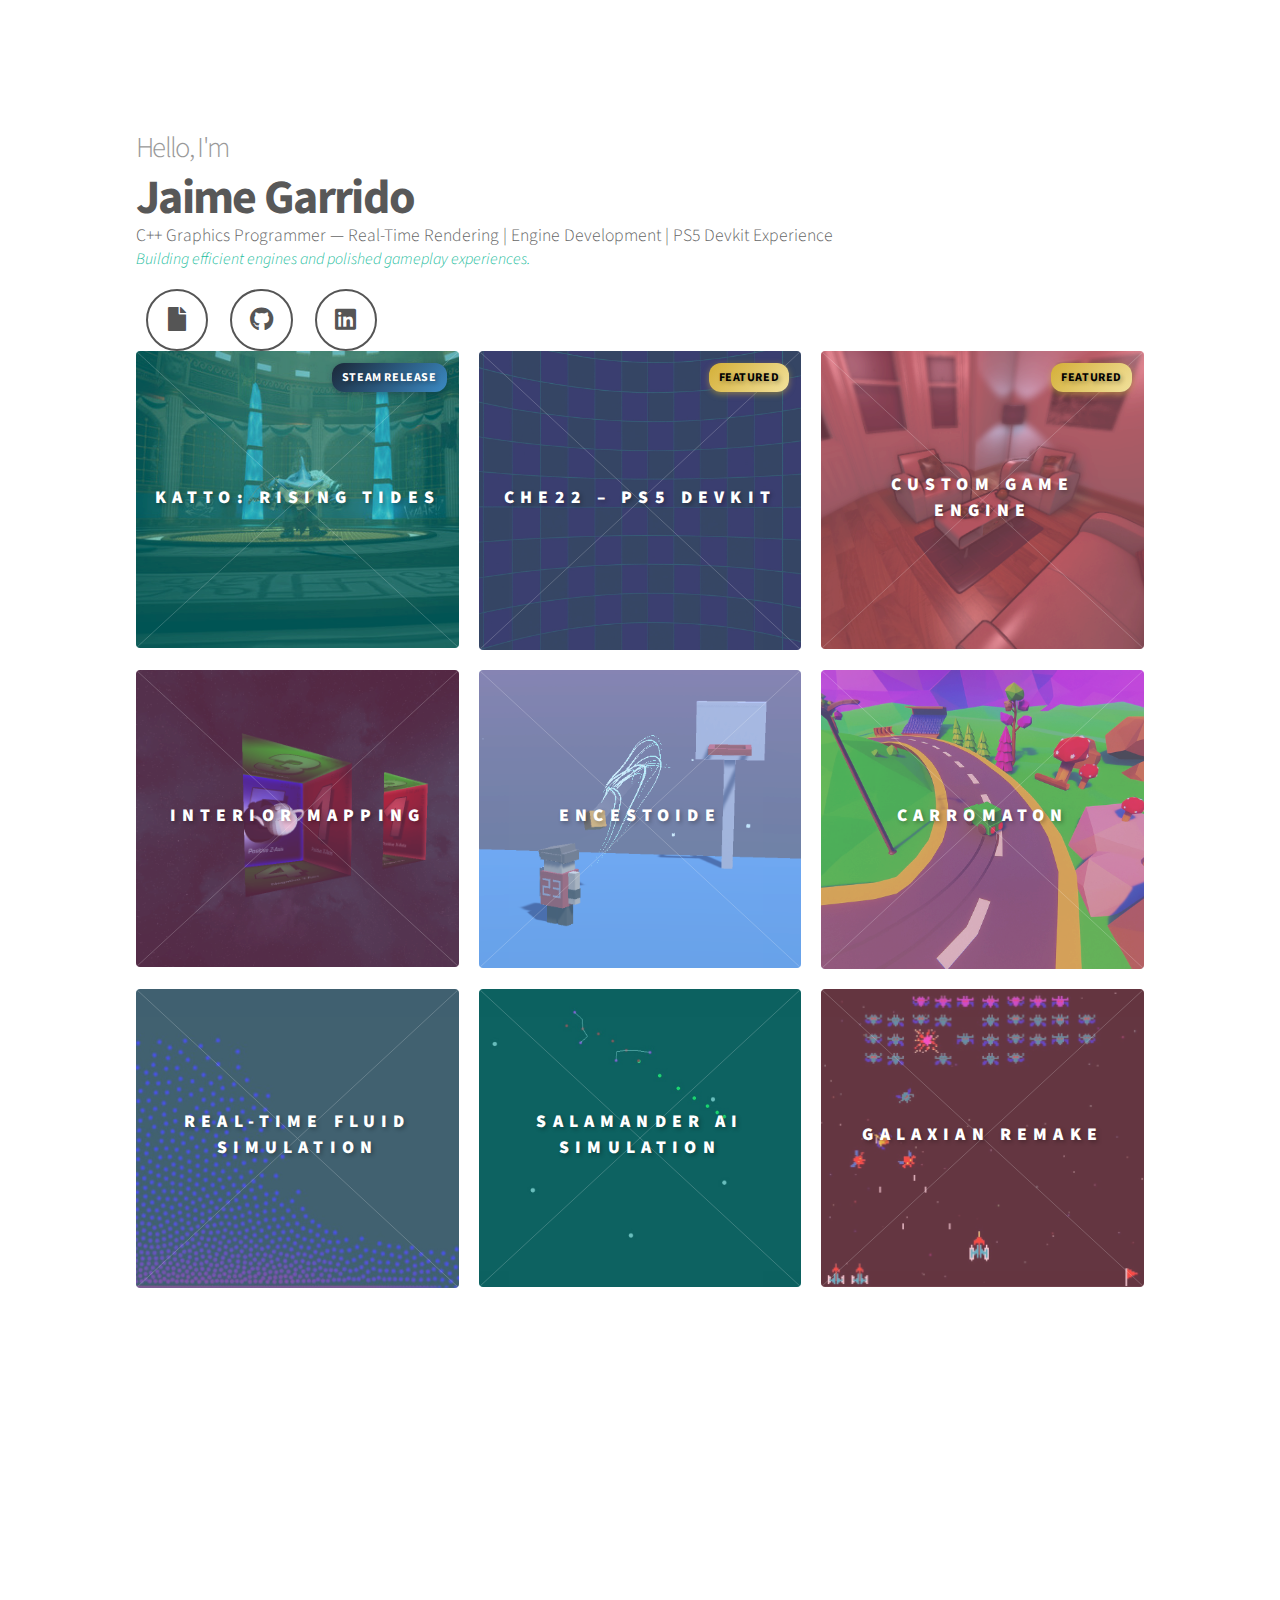
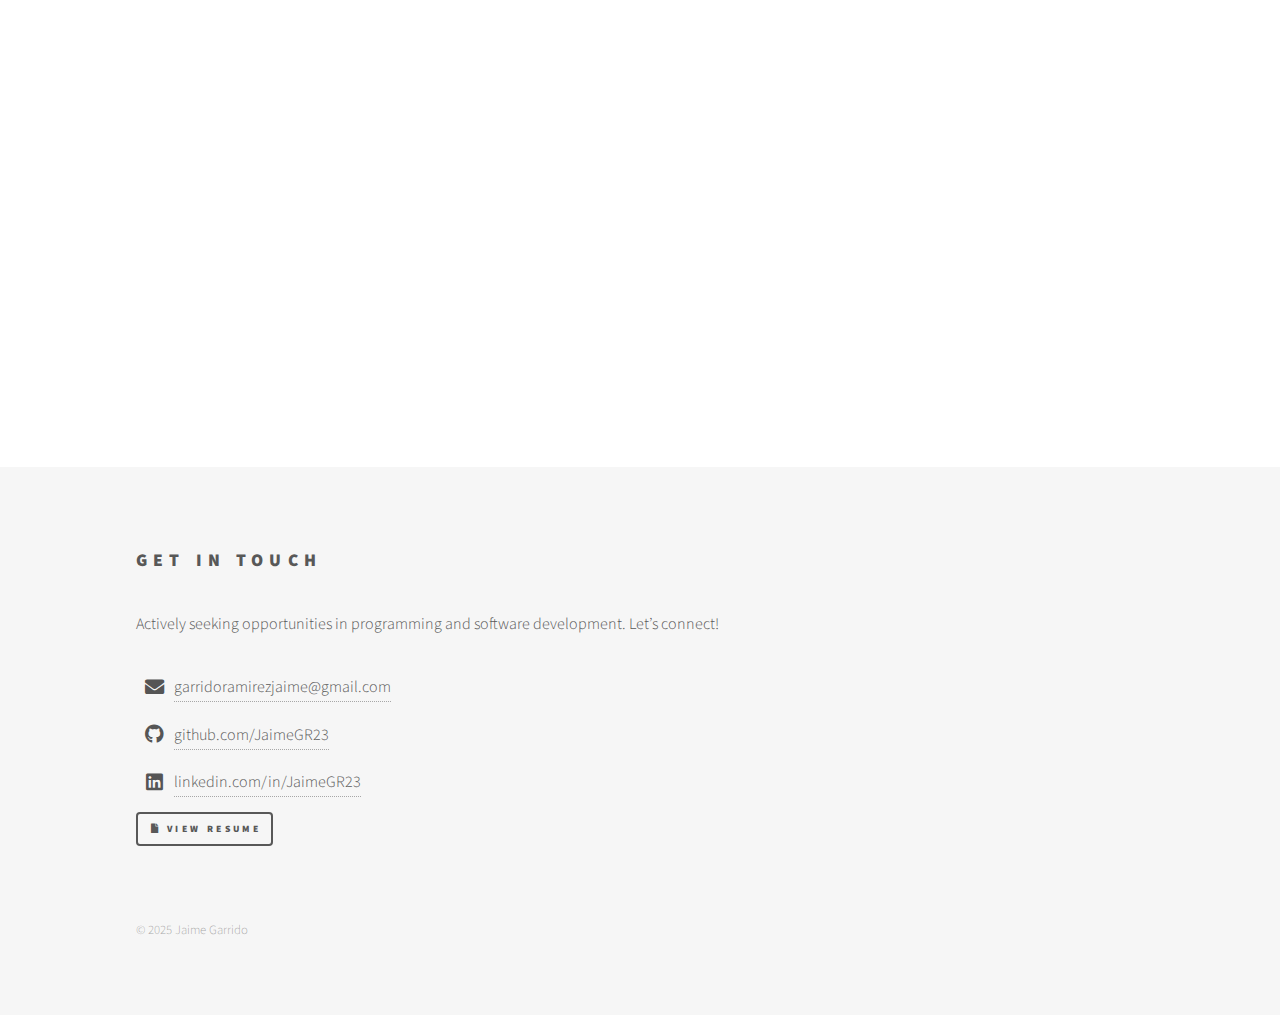
<file: index.html>
<!DOCTYPE HTML>
<html>
<head>
  <title>Jaime Garrido - Portfolio</title>
  <meta charset="utf-8" />
  <meta name="viewport" content="width=device-width, initial-scale=1, user-scalable=no" />

  <!-- SEO -->
  <meta name="description" content="Jaime Garrido – C++ Graphics Programmer specialising in real-time rendering, custom engines, and shader programming. Experience with PS5 Devkit, Unreal, and Unity." />
  <meta name="keywords" content="C++, Graphics Programmer, OpenGL, Shader Programming, Engine Development, PS5 Devkit, Unreal Engine, Unity, Real-Time Rendering, Portfolio" />
  <meta name="author" content="Jaime Garrido" />

  <!-- Open Graph (Facebook, LinkedIn, etc.) -->
  <meta property="og:title" content="Jaime Garrido – C++ Graphics Programmer" />
  <meta property="og:description" content="Portfolio of Jaime Garrido, specialising in real-time rendering, custom engines, shader techniques, and performance optimisation. Experienced with PS5 Devkit, Unreal, and Unity." />
  <meta property="og:image" content="images/preview.png" />
  <meta property="og:url" content="https://tu-dominio.dev/" />
  <meta property="og:type" content="website" />

  <!-- Twitter Card -->
  <meta name="twitter:card" content="summary_large_image" />
  <meta name="twitter:title" content="Jaime Garrido – C++ Graphics Programmer" />
  <meta name="twitter:description" content="Portfolio of Jaime Garrido, specialising in real-time rendering, custom engines, shader techniques, and performance optimisation." />
  <meta name="twitter:image" content="images/preview.png" />

  <!-- Favicon -->
  <link rel="icon" type="image/png" href="images/icon.png" />

  <!-- Styles -->
  <link rel="stylesheet" href="assets/css/main.css" />
  <noscript><link rel="stylesheet" href="assets/css/noscript.css" /></noscript>
</head>


	<body class="is-preload">
		<div id="wrapper">

			<!-- Header -->
			<header id="header">
			<div class="inner">
				
			</div>
			</header>

			


			<!-- Main -->
			<div id="main">
				<div class="inner">
					<header>
						<h1>
						<span class="intro">Hello, I'm</span>
						<a href="index.html" class="reload-title">Jaime Garrido</a>
						</h1>

						<p class="subtitle">C++ Graphics Programmer — Real-Time Rendering | Engine Development | PS5 Devkit Experience</p>
						<p class="tagline">Building efficient engines and polished gameplay experiences.</p>
						<div class="social-icons">
							<a href="jaime_resume.pdf" target="_blank" title="Download CV"><i class="icon solid fa-file"></i></a>
							<a href="https://github.com/JaimeGR23" target="_blank" title="GitHub"><i class="icon brands fa-github"></i></a>
							<a href="https://www.linkedin.com/in/jaimegr23/" target="_blank" title="LinkedIn"><i class="icon brands fa-linkedin"></i></a>
						</div>
					</header>

					<!-- Projects -->
					<section class="tiles">
						<article class="style3 reveal">
							<span class="image"><img src="images/katto01.jpg" alt="" /></span>
							<a href="katto.html">
								<h2>Katto: Rising Tides</h2>
								<span class="badge steam">Steam Release</span>


								<div class="content">
									<p>Unreal Engine 5 project released on Steam, finalist at GDWC 2024 (Best Hobby Game).</p>
								</div>
							</a>
						</article>

						<article class="style6 reveal">
							<span class="image"><img src="images/bg_che22.jpeg" alt="" /></span>
							<a href="ps5.html">
								<h2>Che22 – PS5 Devkit</h2>
								<span class="badge featured">Featured</span>
								<div class="content">
									<p>A PS5 game built from scratch with a custom engine, expanding traditional chess with new pieces and dynamic maps.</p>
								</div>
							</a>
						</article>

						<article class="style1 reveal">
							<span class="image"><img src="images/ss01.png" alt="" /></span>
							<a href="custom_engine.html">
								<h2>Custom Game Engine</h2>
								<span class="badge featured">Featured</span>
								<div class="content">
									<p>Built in C++ with OpenGL, featuring an advanced editor, real-time lighting and shadows, and a wide range of shader techniques.</p>
								</div>
							</a>
						</article>

						<article class="style4 reveal">
							<span class="image"><img src="images/interior01.png" alt="" /></span>
							<a href="interior_mapping.html">
								<h2>Interior Mapping</h2>
								<div class="content">
									<p>A graphics technique that simulates detailed 3D interiors inside simple geometry using cubemaps and parallax.</p>
								</div>
							</a>
						</article>

						<article class="style2 reveal">
							<span class="image"><img src="images/encestoide01.png" alt="" /></span>
							<a href="encestoide.html">
								<h2>Encestoide</h2>
								<div class="content">
									<p>A clean and polished Unity basketball game about precision shooting and quick, accessible fun.</p>
								</div>
							</a>
						</article>

						<article class="style5 reveal">
							<span class="image"><img src="images/carromaton_00.jpeg" alt="" /></span>
							<a href="carromaton.html">
								<h2>Carromaton</h2>
								<div class="content">
									<p>A polished Unity game focused on smooth drifting mechanics with simple yet engaging gameplay.</p>
								</div>
							</a>
						</article>

						<article class="style2 reveal">
							<span class="image"><img src="images/fluid00.jpeg" alt="" /></span>
							<a href="fluid_sph.html">
								<h2>Real-Time Fluid Simulation</h2>
								<div class="content">
									<p>Implemented with SPH in C++ and optimised through multithreading, rendered using Direct2D.</p>
								</div>
							</a>
						</article>

						<article class="style3 reveal">
							<span class="image"><img src="images/salamander01.jpeg" alt="" /></span>
							<a href="salamander.html">
								<h2>Salamander AI Simulation</h2>
								<div class="content">
									<p>Physics-based creature simulation built in C++ with raylib, featuring autonomous behaviour, inverse kinematics, and a physics-driven tail.</p>
								</div>
							</a>
						</article>

						<article class="style1 reveal">
							<span class="image"><img src="images/galaxian00.jpeg" alt="" /></span>
							<a href="generic.html">
								<h2>Galaxian Remake</h2>
								<div class="content">
									<p>A polished recreation of the classic arcade shooter, featuring authentic enemy attack patterns, lives system, and scoring mechanics, built with a lightweight sprite library.</p>
								</div>
							</a>
						</article>
					</section>
				</div>
			</div>

			<!-- About -->
			<section id="about" class="reveal">
				<div class="inner">
					<hr />
					<h2>About Me</h2>
					<div class="row aln-top">
						<div class="col-8 col-12-medium">
							<p>I'm Jaime Garrido, a graphics programmer passionate about real-time rendering,
							mathematics, and optimisation. I specialise in C++ and OpenGL, and have built
							custom engines with advanced editors, shader techniques, and real-time lighting
							and shadows. I also work fluently with both Unreal Engine (4 & 5) and Unity,
							and have hands-on experience with the PS5 devkit.</p>
							<p>My work includes published projects, such as a Steam release that reached the
							finals of the GDWC Hobby Game category. Regardless of scope, I take pride in
							delivering polished results — even in the simplest prototypes, I dedicate time
							to refinement so they feel complete and enjoyable.</p>
						</div>
						<div class="col-4 col-12-medium">
							<ul class="alt">
								<li><strong>C++ & OpenGL</strong> specialist</li>
								<li><strong>PS5 Devkit</strong> experience</li>
								<li><strong>Steam release</strong> finalist GDWC 2024</li>
								<li><strong>Engines</strong>: Unity & Unreal 4/5</li>
							</ul>
						</div>
					</div>
				</div>
			</section>

			<!-- Skills -->
			<section id="skills" class="reveal">
				
				<div class="inner">
					<h2>Skills</h2>
					<div class="skills-grid">
						<div>
							<h3><i class="icon solid fa-code"></i> Programming</h3>
							<ul>
								<li>C, C++</li>
								<li>Multithreading</li>
								<li>Algorithms & Mathematics</li>
								<li>HLSL & Shader Programming</li>
							</ul>
						</div>
						<div>
							<h3><i class="icon solid fa-cogs"></i> Engines & APIs</h3>
							<ul>
								<li>OpenGL</li>
								<li>PS5 Devkit</li>
								<li>Custom Engines</li>
								<li>Unity & Unreal Engine 4/5</li>
							</ul>
						</div>
						<div>
							<h3><i class="icon solid fa-wrench"></i> Tools</h3>
							<ul>
								<li>Visual Studio</li>
								<li>RenderDoc</li>
								<li>Git & Perforce</li>
								<li>NVIDIA Nsight</li>
							</ul>
						</div>
						<div>
							<h3><i class="icon solid fa-star"></i> Strengths</h3>
							<ul>
								<li>Optimisation</li>
								<li>Real-Time Rendering</li>
								<li>Clean & Maintainable Code</li>
								<li>Game Polish & Refinement</li>
							</ul>
						</div>
					</div>
				</div>
			</section>

			<!-- Footer -->
			<footer id="footer" class="reveal">
				<div class="inner">
					<section>
						<h2>Get in Touch</h2>
						<p>Actively seeking opportunities in programming and software development. Let’s connect!</p>
						<ul class="contact-list">
							<li>
								<i class="icon solid fa-envelope"></i>
								<a href="mailto:garridoramirezjaime@gmail.com">garridoramirezjaime@gmail.com</a>
							</li>
							<li>
								<i class="icon brands fa-github"></i>
								<a href="https://github.com/JaimeGR23" target="_blank">github.com/JaimeGR23</a>
							</li>
							<li>
								<i class="icon brands fa-linkedin"></i>
								<a href="https://linkedin.com/in/JaimeGR23" target="_blank">linkedin.com/in/JaimeGR23</a>
							</li>
						</ul>
						<a href="jaime_resume.pdf" target="_blank" class="button small">
							<i class="icon solid fa-file"></i> View Resume
						</a>
					</section>
					<ul class="copyright">
						<li>&copy; 2025 Jaime Garrido</li>
					</ul>
				</div>
			</footer>
		</div>

		<!-- Scripts -->
		<script src="assets/js/jquery.min.js"></script>
		<script src="assets/js/browser.min.js"></script>
		<script src="assets/js/breakpoints.min.js"></script>
		<script src="assets/js/util.js"></script>
		<script src="assets/js/main.js"></script>

		<!-- Reveal on scroll -->
		<script>
		  document.addEventListener("DOMContentLoaded", () => {
		    const reveals = document.querySelectorAll(".reveal");
		    const observer = new IntersectionObserver((entries) => {
		      entries.forEach(entry => {
		        if (entry.isIntersecting) {
		          entry.target.classList.add("active");
		        }
		      });
		    }, { threshold: 0.1 });
		    reveals.forEach(r => observer.observe(r));
		  });
		</script>

		<script>
		document.addEventListener("scroll", () => {
			const btn = document.querySelector(".back-to-top");
			if (window.scrollY > 400) { // aparece tras hacer scroll
			btn.classList.add("visible");
			} else {
			btn.classList.remove("visible");
			}
		});
		</script>

		<script>
		document.body.classList.add("is-preload");

		window.addEventListener("load", () => {
			document.body.classList.remove("is-preload");
			document.body.classList.add("loaded");
		});
		</script>

		<!-- Back to Top Button -->
		<a href="#wrapper" class="back-to-top" title="Back to top">
		<i class="icon solid fa-arrow-up"></i>
		</a>

	</body>
</html>
</file>
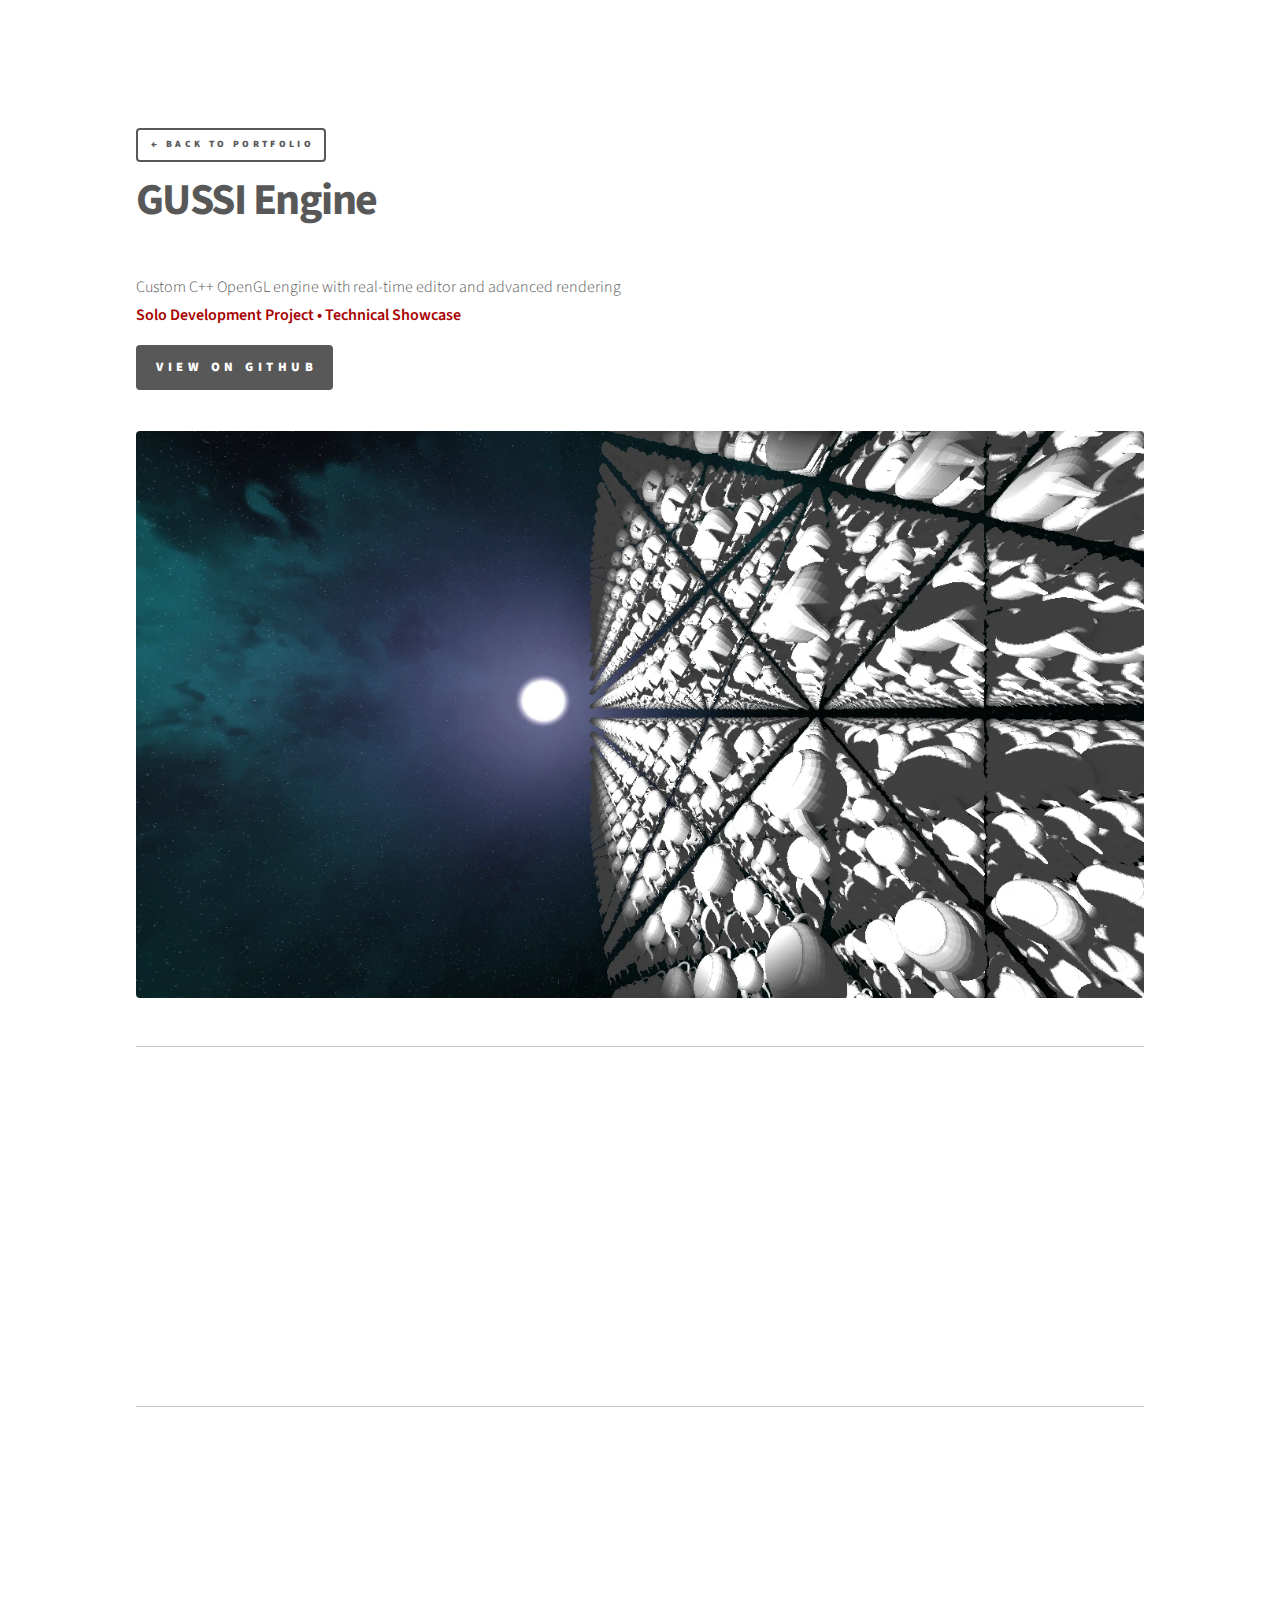
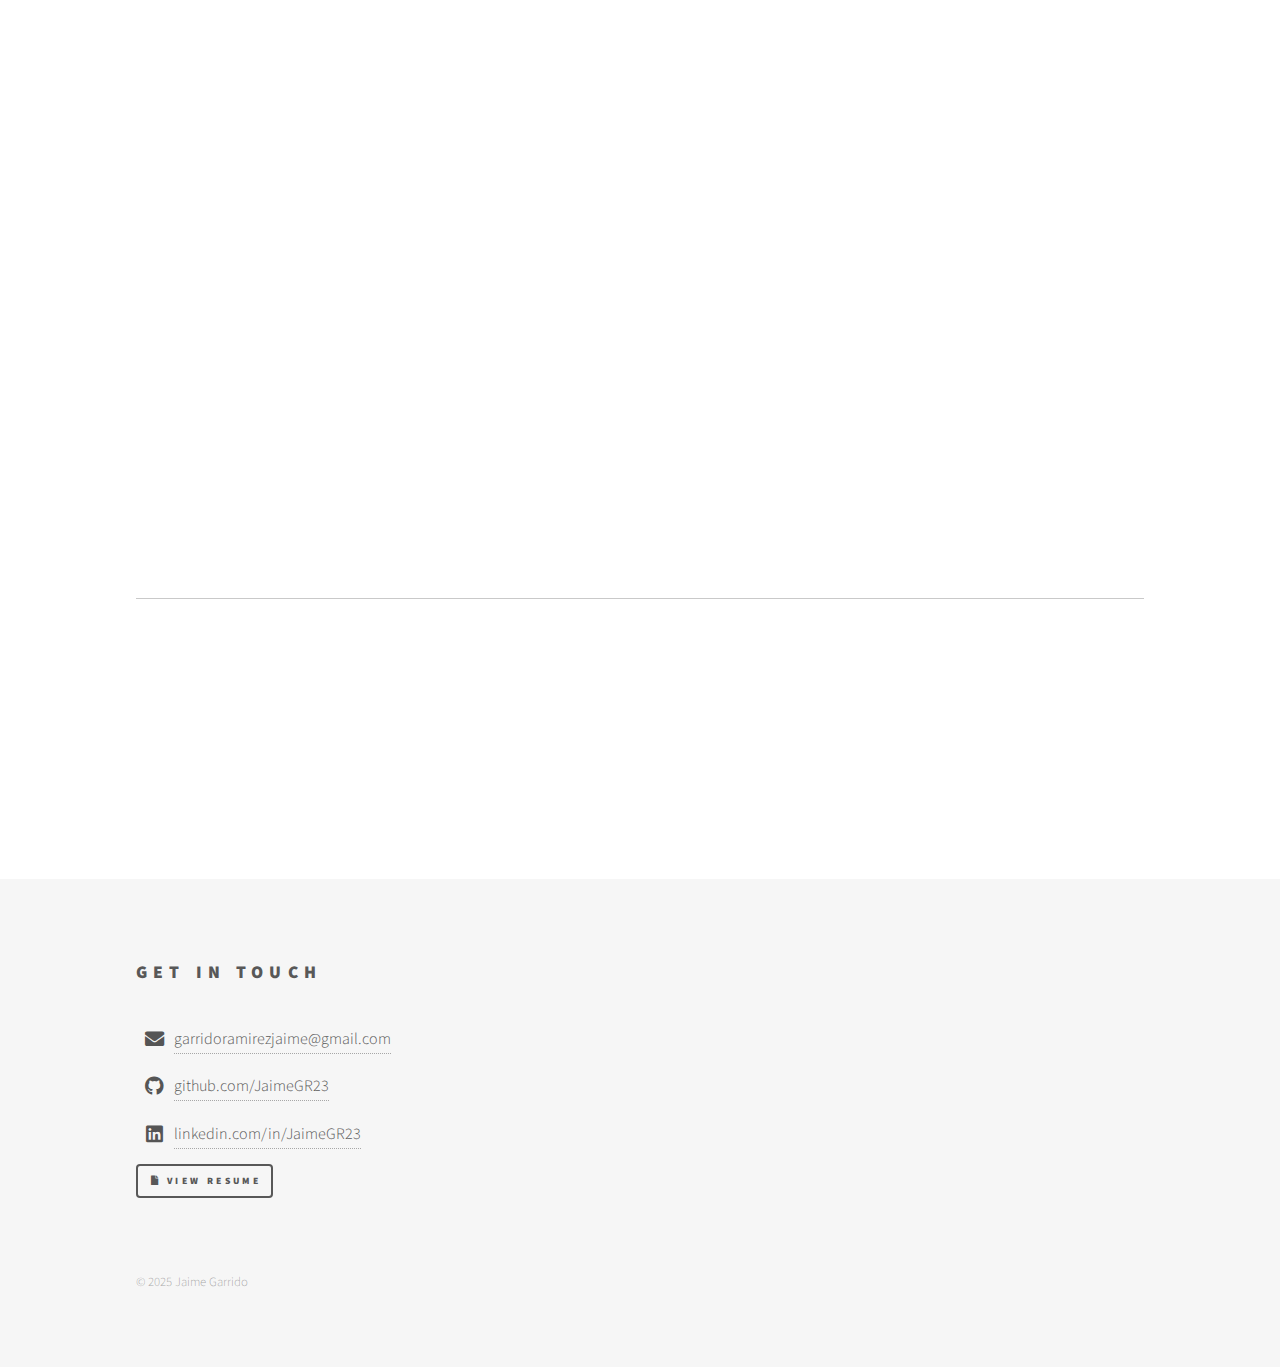
<file: custom_engine.html>
<!-- custom_engine.html -->
<!DOCTYPE HTML>
<html lang="en">
<head>
  <title>GUSSI Engine – Jaime Garrido</title>
  <meta charset="utf-8" />
  <meta name="viewport" content="width=device-width, initial-scale=1, user-scalable=no" />

  <!-- SEO -->
  <meta name="description" content="C++20 OpenGL engine with ECS, async asset loading, custom editor, logger and advanced techniques like Interior Mapping." />
  <meta name="author" content="Jaime Garrido" />
  <link rel="canonical" href="https://jaimegr23.github.io/custom_engine.html" />

  <!-- Open Graph -->
  <meta property="og:title" content="GUSSI Engine – Jaime Garrido" />
  <meta property="og:description" content="C++20 OpenGL engine with ECS, async systems and advanced rendering techniques, developed with editor integration." />
  <meta property="og:image" content="images/custom_engine/.webp" />
  <meta property="og:type" content="website" />
  <meta property="og:url" content="https://jaimegr23.github.io/custom_engine.html" />

  <!-- Favicon -->
  <link rel="icon" type="image/png" href="images/icon.png" />

    <!-- Preload -->
  <link rel="preload" as="image" href="images/custom_engine/hero.webp">

  <!-- Styles -->
  <link rel="stylesheet" href="assets/css/main.css" />
  <link rel="stylesheet" href="assets/css/custom_engine.css" />
  <noscript><link rel="stylesheet" href="assets/css/noscript.css" /></noscript>
</head>

  <body class="is-preload">
    <div id="wrapper">

      <!-- ================= HEADER ================= -->
      <header id="header">
        <div class="inner">
          <a href="index.html" class="button small" style="margin:0;">← Back to Portfolio</a>
        </div>
      </header>

      <!-- ================= MAIN ================= -->
      <div id="main">
        <div class="inner">

          <!-- ================= HERO / TITLE ================= -->
          <section class="reveal hero-section">
            <h1 class="accented">
              <a href="custom_engine.html" class="title-link">GUSSI Engine</a>
            </h1>
            <p class="subtitle" style="margin:0;">
              Custom C++ OpenGL engine with real-time editor and advanced rendering
            </p>
            <p class="subtitle" style="margin:0; color:var(--accent-color); font-weight:600;">
              Solo Development Project • Technical Showcase
            </p>

            <ul class="actions" style="margin-top:1em;">
              <li><a href="https://github.com/JaimeGR23/GUSSI" target="_blank" class="button primary">View on GitHub</a></li>
            </ul>

            <div class="image main hero-wrapper">
              <img src="images/custom_engine/hero.webp" alt="Project hero image" />
            </div>
          </section>

          <hr />

          <!-- ================= OVERVIEW ================= -->
          <section id="overview" class="reveal">
            <h2 class="accented"><a href="#overview">Overview</a></h2>
            <p>
              GUSSI is a <strong>custom engine in C++/OpenGL</strong>, evolved from an academic collaboration and extended as a solo project. It demonstrates efficiency, clarity, and advanced graphics programming, serving as the base for my <strong>Distance Based Interior Mapping</strong> technique. The engine includes a full deferred pipeline with SSAO and shadow-mapped dynamic lights.
            </p>
            <ul>
              <li>Platform: PC</li>
              <li>Engine: Custom (C++ / OpenGL)</li>
              <li>Development: Solo continuation project</li>
              <li>Key Feature: Distance Based Interior Mapping (separate page)</li>
            </ul>
          </section>

          <hr />

          <!-- ================= FEATURES ================= -->
          <section id="features" class="reveal">
            <h2 class="accented"><a href="#features">Key Features</a></h2>
            <ul>
              <li>Multithreaded job system for asynchronous asset streaming (instant editor startup).</li>
              <li>Entity-Component-System (ECS) for efficient runtime and editor interaction.</li>
              <li>Deferred rendering pipeline (G-Buffer debug views, SSAO, shadow-mapped lights).</li>
              <li>Polished ImGui-based editor: flycam, entity browser, real-time component editing, FPS graph, logging.</li>
              <li>Shader effects: depth of field, outline blending, cubemap support, stylised rendering.</li>
              <li>Support for custom shaders (e.g. ASCII shader converting the full render output).</li>
            </ul>
          </section>

          <hr />

          <!-- ================= DEVELOPMENT ================= -->
          <section id="development" class="reveal">
            <h2 class="accented"><a href="#development">Development & Tech Stack</a></h2>
            <p>
              GUSSI began two years ago as a joint academic project developed with a classmate. 
              After the course, I continued the engine on my own, optimising core systems and extending 
              its scope to implement advanced techniques such as <strong>Distance Based Interior Mapping</strong>. 
              The majority of systems were designed and implemented by me (rendering pipeline, ECS, job system, logging, editor tools), 
              while some shader effects (DOF + Outlines) and minor editor utilities came from collaboration. 
              These were fully integrated and extended, ensuring I understand and could replicate them.  
              Looking ahead, I am planning to start a new engine from scratch using <strong>Vulkan</strong> to deepen my expertise in modern graphics APIs.
            </p>
            <ul>
              <li><strong>Languages & Standards:</strong> C++20</li>
              <li><strong>Graphics API:</strong> OpenGL 3.x, GLSL</li>
              <li><strong>Libraries & Tools:</strong> GLM, GLFW, stb_image, TinyObjLoader</li>
              <li><strong>Editor:</strong> ImGui (custom styling and integration)</li>
              <li><strong>Debugging & Profiling:</strong> RenderDoc, NVIDIA Nsight</li>
              <li><strong>Development Time:</strong> 2 years (ongoing continuation project)</li>
              <li><strong>Contributors:</strong> Shader effects (DOF/Outlines), editor utilities</li>
            </ul>
          </section>

          <hr />

          <!-- ================= MEDIA GALLERY ================= -->
          <section id="media-gallery" class="reveal">
            <h2 class="accented"><a href="#media-gallery">Media Gallery</a></h2>

            <div class="media-split">
              <!-- Izquierda: imagen vertical del editor -->
              <div class="media-left" onclick="openModal('images/custom_engine/editor_inspector.webp')">
                <img src="images/custom_engine/editor_inspector.webp" alt="Editor: Component Inspector" />
                <div class="overlay">Editor: Component Inspector</div>
              </div>

              <!-- Derecha: 4 imágenes en grid 2x2 -->
              <div class="media-right">
                <div class="cell" onclick="openModal('images/custom_engine/deferred.webp')">
                  <img src="images/custom_engine/deferred.webp" alt="Deferred Rendering Pipeline" />
                  <div class="overlay">Deferred Rendering Pipeline</div>
                </div>
                <div class="cell" onclick="openModal('images/custom_engine/final.webp')">
                  <img src="images/custom_engine/final.webp" alt="Lighting Test" />
                  <div class="overlay">Lighting Test</div>
                </div>
                <div class="cell" onclick="openModal('images/custom_engine/stress.webp')">
                  <img src="images/custom_engine/stress.webp" alt="Stress Test with 8000 Teapots" />
                  <div class="overlay">Stress Test: 8000 Teapots</div>
                </div>
                <div class="cell" onclick="openModal('images/custom_engine/stylised.webp')">
                  <img src="images/custom_engine/stylised.webp" alt="Stylised Render (DOF + Outlines)" />
                  <div class="overlay">Stylised Render (DOF + Outlines)</div>
                </div>
              </div>
            </div>
          </section>
          <hr />

<!-- ================= SHADER COMPARISONS ================= -->
<section id="shader-comparisons" class="reveal">
  <h2 class="accented"><a href="#shader-comparisons">Shader Comparisons</a></h2>

  <!-- DOF + Outlines + SSAO -->
  <div class="comparison-container" style="--pos:50%;">
    <!-- With DOF + Outlines + SSAO (base) -->
    <div style="position:relative;">
      <img class="comparison-base" src="images/custom_engine/after_shaders.webp" alt="With DOF + Outlines + SSAO" />
    </div>
    <!-- Base Render (overlay) -->
    <div class="comparison-overlay">
      <div style="position:relative;">
        <img src="images/custom_engine/before_shaders.webp" alt="Base Render (no effects)" />
      </div>
    </div>
    <div class="comparison-slider"><div class="comparison-handle"></div></div>
  </div>
  <p class="caption">Base Render vs DOF + Outlines + SSAO</p>

  <!-- ASCII Shader -->
  <div class="comparison-container" style="--pos:50%;">
    <!-- With ASCII Shader (base) -->
    <div style="position:relative;">
      <img class="comparison-base" src="images/custom_engine/after_ascii.webp" alt="ASCII Shader Applied" />
    </div>
    <!-- Original Render (overlay) -->
    <div class="comparison-overlay">
      <div style="position:relative;">
        <img src="images/custom_engine/before_ascii.webp" alt="Original Render" />
      </div>
    </div>
    <div class="comparison-slider"><div class="comparison-handle"></div></div>
  </div>
  <p class="caption">Original Render vs ASCII Shader</p>

  <div style="text-align:center; margin-top:1em;">
    <a href="https://www.youtube.com/watch?v=XA4HRj-CJVA" target="_blank" class="button small">
      Watch ASCII Shader Showcase
    </a>
  </div>

  <!-- Interior Mapping -->
  <div class="comparison-container" style="--pos:50%; margin-top:2em;">
    <!-- With Interior Mapping (base) -->
    <div style="position:relative;">
      <img class="comparison-base" src="images/custom_engine/interior_after.webp" alt="With Interior Mapping" />
      <span class="fps-label fps-right">4400 FPS · 6 vertices</span>
    </div>
    <!-- Without Interior Mapping (overlay) -->
    <div class="comparison-overlay">
      <div style="position:relative;">
        <img src="images/custom_engine/interior_before.webp" alt="Without Interior Mapping" />
        <span class="fps-label fps-left">335 FPS · 350,622 vertices</span>
      </div>
    </div>
    <div class="comparison-slider"><div class="comparison-handle"></div></div>
  </div>
  <p class="caption">Full Geometry vs Interior Mapping</p>

  <div style="text-align:center; margin-top:1em;">
    <a href="interior_mapping.html" class="button small">Find out more</a>
  </div>
</section>


          <!-- ================= MODAL ================= -->
          <div id="imageModal" class="modal" onclick="closeModal(event)">
            <span class="close">&times;</span>
            <span class="prev" onclick="prevImage(event)">&#10094;</span>
            <img class="modal-content" id="modalImage" alt="">
            <span class="next" onclick="nextImage(event)">&#10095;</span>
          </div>

          <script>
            const images = [
              "images/custom_engine/editor_inspector.webp",
              "images/custom_engine/deferred.webp",
              "images/custom_engine/final.webp",
              "images/custom_engine/stress.webp",
              "images/custom_engine/stylised.webp"
            ];
            let currentIndex = 0;

            function openModal(src) {
              currentIndex = images.indexOf(src);
              const modal = document.getElementById("imageModal");
              const modalImg = document.getElementById("modalImage");
              modalImg.src = src;
              modal.classList.add("show");
            }

            function closeModal(e) {
              if (e.target.id === "modalImage") return;
              document.getElementById("imageModal").classList.remove("show");
            }

            function nextImage(e) {
              e.stopPropagation();
              currentIndex = (currentIndex + 1) % images.length;
              document.getElementById("modalImage").src = images[currentIndex];
            }

            function prevImage(e) {
              e.stopPropagation();
              currentIndex = (currentIndex - 1 + images.length) % images.length;
              document.getElementById("modalImage").src = images[currentIndex];
            }

            document.addEventListener("keydown", (e) => {
              const modal = document.getElementById("imageModal");
              if (!modal.classList.contains("show")) return;
              if (e.key === "ArrowRight") nextImage(e);
              if (e.key === "ArrowLeft") prevImage(e);
              if (e.key === "Escape") closeModal(e);
            });
          </script>

          <script>
            function bindComparison(container) {
              const slider = container.querySelector('.comparison-slider');
              const move = (clientX) => {
                const rect = container.getBoundingClientRect();
                let x = Math.min(Math.max(clientX - rect.left, 0), rect.width);
                const percent = (x / rect.width) * 100;
                container.style.setProperty('--pos', percent + '%');
                slider.style.left = percent + '%';
              };
              let dragging = false;

              const onPointerDown = (ev) => { dragging = true; move(ev.clientX); ev.preventDefault(); };
              const onPointerMove = (ev) => { if (dragging) move(ev.clientX); };
              const onPointerUp = () => { dragging = false; };

              slider.addEventListener('mousedown', onPointerDown);
              window.addEventListener('mousemove', onPointerMove);
              window.addEventListener('mouseup', onPointerUp);

              slider.addEventListener('touchstart', (e) => { dragging = true; move(e.touches[0].clientX); }, {passive:false});
              window.addEventListener('touchmove', (e) => { if (dragging) move(e.touches[0].clientX); }, {passive:false});
              window.addEventListener('touchend', () => { dragging = false; });
            }

            document.querySelectorAll('.comparison-container').forEach(bindComparison);
          </script>

          <hr />

          <!-- ================= LINKS ================= -->
          <section id="links" class="reveal">
            <h2 class="accented"><a href="#links">Links</a></h2>
            <ul class="actions">
              <li><a href="https://github.com/JaimeGR23/GUSSI" target="_blank" class="button primary">View on GitHub</a></li>
              <li><a href="interior_mapping.html" target="_blank" class="button">Interior Mapping Project</a></li>
            </ul>
          </section>

        </div>
      </div>

      <!-- ================= FOOTER ================= -->
      <footer id="footer">
        <div class="inner">
          <section>
            <h2>Get in Touch</h2>
            <ul class="contact-list">
              <li><i class="icon solid fa-envelope"></i>
                <a href="mailto:garridoramirezjaime@gmail.com">garridoramirezjaime@gmail.com</a></li>
              <li><i class="icon brands fa-github"></i>
                <a href="https://github.com/JaimeGR23" target="_blank">github.com/JaimeGR23</a></li>
              <li><i class="icon brands fa-linkedin"></i>
                <a href="https://linkedin.com/in/JaimeGR23" target="_blank">linkedin.com/in/JaimeGR23</a></li>
            </ul>
            <a href="jaime_resume.pdf" target="_blank" class="button small">
              <i class="icon solid fa-file"></i> View Resume
            </a>
          </section>
          <ul class="copyright">
            <li>&copy; 2025 Jaime Garrido</li>
          </ul>
        </div>
      </footer>

      <a href="#wrapper" class="back-to-top" title="Back to top">
        <i class="icon solid fa-arrow-up"></i>
      </a>

    </div>

    <!-- ================= SCRIPTS ================= -->
    <script src="assets/js/jquery.min.js" defer></script>
    <script src="assets/js/browser.min.js" defer></script>
    <script src="assets/js/breakpoints.min.js" defer></script>
    <script src="assets/js/util.js" defer></script>
    <script src="assets/js/main.js" defer></script>

    <script>
// Bind del slider robusto: arrastra en cualquier parte del contenedor.
// Requiere .comparison-overlay con pointer-events:none en el CSS.
function bindComparison(container) {
  const slider = container.querySelector('.comparison-slider');

  const move = (clientX) => {
    const rect = container.getBoundingClientRect();
    let x = Math.min(Math.max(clientX - rect.left, 0), rect.width);
    const percent = (x / rect.width) * 100;
    container.style.setProperty('--pos', percent + '%');
    if (slider) slider.style.left = percent + '%';
  };

  let dragging = false;

  const onDown = (ev) => { dragging = true; move(ev.clientX ?? ev.touches?.[0]?.clientX); ev.preventDefault?.(); };
  const onMove = (ev) => { if (!dragging) return; move(ev.clientX ?? ev.touches?.[0]?.clientX); };
  const onUp   = () => { dragging = false; };

  // Click/drag en todo el contenedor
  container.addEventListener('mousedown', onDown);
  window.addEventListener('mousemove', onMove);
  window.addEventListener('mouseup', onUp);

  // Touch
  container.addEventListener('touchstart', onDown, {passive:false});
  window.addEventListener('touchmove', onMove, {passive:false});
  window.addEventListener('touchend', onUp);
}

// Inicializa cuando el DOM está listo
document.addEventListener('DOMContentLoaded', () => {
  document.querySelectorAll('.comparison-container').forEach(bindComparison);
});
</script>
    <script>
      document.addEventListener("DOMContentLoaded", () => {
        const reveals = document.querySelectorAll(".reveal");
        const observer = new IntersectionObserver((entries) => {
          entries.forEach(entry => {
            if (entry.isIntersecting) entry.target.classList.add("active");
          });
        }, { threshold: 0.1 });
        reveals.forEach(r => observer.observe(r));
      });

      document.addEventListener("scroll", () => {
        const btn = document.querySelector(".back-to-top");
        if (!btn) return;
        if (window.scrollY > 400) btn.classList.add("visible");
        else btn.classList.remove("visible");
      });
    </script>
  </body>
</html>
</file>
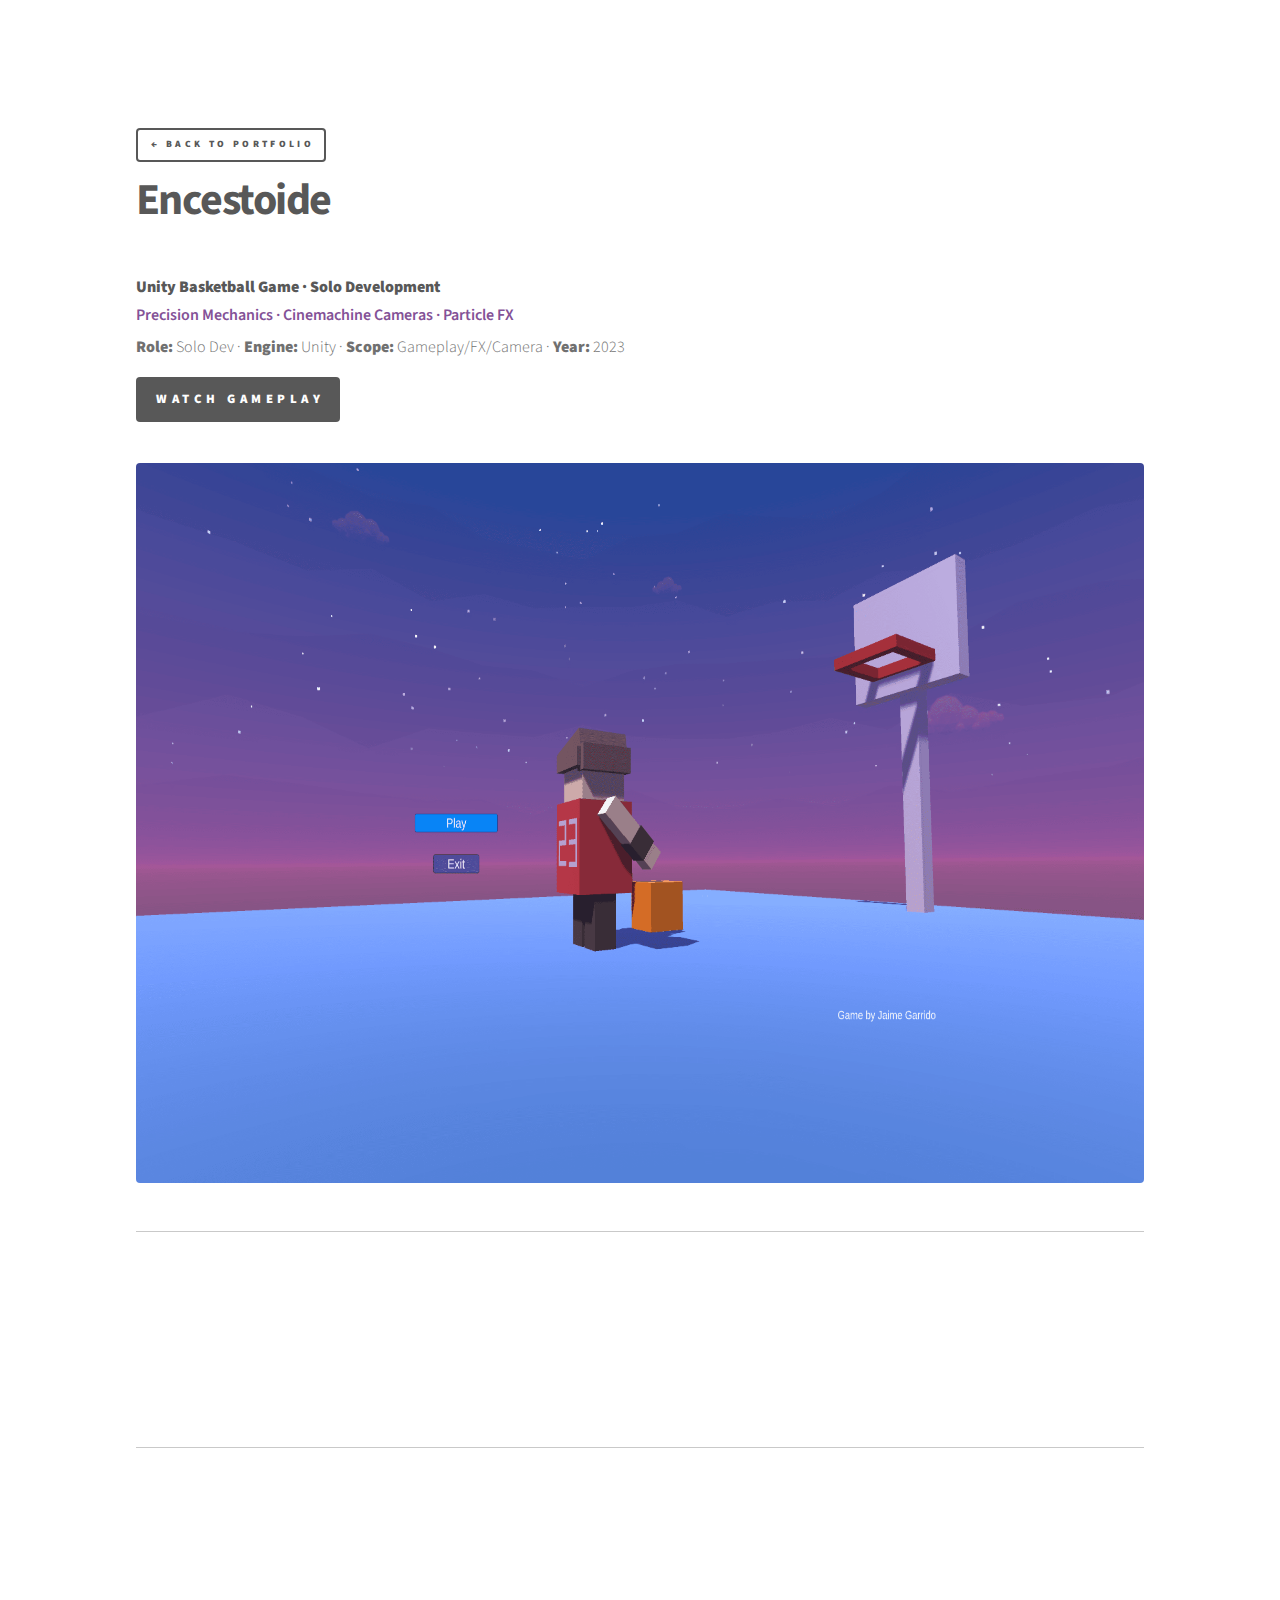
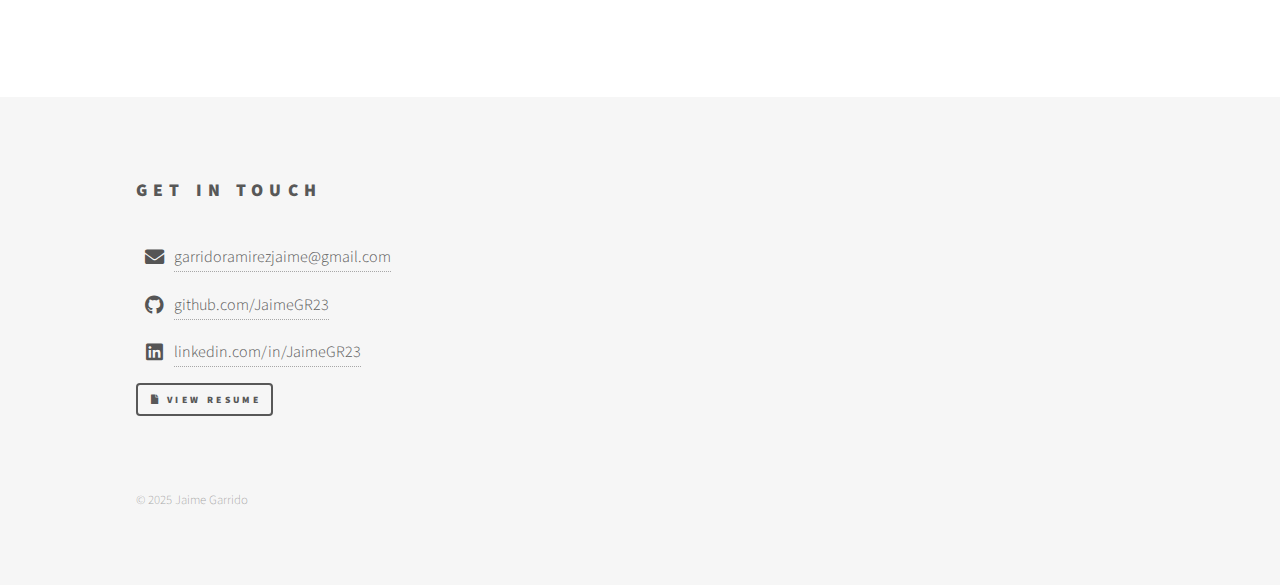
<file: encestoide.html>
<!-- encestoide.html -->
<!DOCTYPE HTML>
<html lang="en">
  <head>
    <title>Encestoide – Jaime Garrido</title>
    <meta charset="utf-8" />
    <meta name="viewport" content="width=device-width, initial-scale=1, user-scalable=no" />

    <!-- SEO -->
    <meta name="description" content="Encestoide is a minimalistic Unity basketball game by Jaime Garrido featuring precision-based shooting mechanics, Cinemachine cameras, and particle FX for polished, responsive gameplay." />
    <meta name="author" content="Jaime Garrido" />
    <link rel="canonical" href="https://jaimegr23.github.io/encestoide.html" />

    <!-- Open Graph -->
    <meta property="og:title" content="Encestoide – Unity Basketball Game by Jaime Garrido" />
    <meta property="og:description" content="A polished Unity basketball prototype featuring precision shooting, Cinemachine cameras, and particle FX. Developed solo by Jaime Garrido." />
    <meta property="og:image" content="images/encestoide/hero.webp" />
    <meta property="og:type" content="website" />
    <meta property="og:url" content="https://jaimegr23.github.io/encestoide.html" />

    <!-- Twitter Card -->
    <meta name="twitter:card" content="summary_large_image" />
    <meta name="twitter:title" content="Encestoide – Unity Basketball Game by Jaime Garrido" />
    <meta name="twitter:description" content="Precision mechanics, Cinemachine cameras, and particle FX — a minimalistic Unity basketball game developed solo by Jaime Garrido." />
    <meta name="twitter:image" content="images/encestoide/hero.webp" />


    <!-- Favicon -->
    <link rel="icon" type="image/png" href="images/icon.png" />

    <!-- Preload -->
    <link rel="preload" as="image" href="images/encestoide/hero.webp">

    <!-- Styles -->
    <link rel="stylesheet" href="assets/css/main.css" />
    <link rel="stylesheet" href="assets/css/encestoide.css" />
    <noscript><link rel="stylesheet" href="assets/css/noscript.css" /></noscript>
  </head>
  <body class="is-preload">
    <div id="wrapper">

      <!-- ================= HEADER ================= -->
      <header id="header">
        <div class="inner">
          <a href="index.html" class="button small" style="margin:0;">← Back to Portfolio</a>
        </div>
      </header>

      <!-- ================= MAIN ================= -->
      <div id="main">
        <div class="inner">

          <!-- ================= HERO / TITLE ================= -->
          <section class="reveal hero-section">
            <h1 class="accented">
              <a href="encestoide.html" class="title-link">Encestoide</a>
            </h1>
            <p class="subtitle" style="margin:0;">
              <strong>Unity Basketball Game · Solo Development</strong>
            </p>
            <p class="subtitle" style="margin:0; color:var(--accent-color); font-weight:600;">
              Precision Mechanics · Cinemachine Cameras · Particle FX
            </p>
            <p class="subtitle" style="margin:0.25em 0 0; opacity:.85;">
              <strong>Role:</strong> Solo Dev · <strong>Engine:</strong> Unity · <strong>Scope:</strong> Gameplay/FX/Camera · <strong>Year:</strong> 2023
            </p>

            <ul class="actions" style="margin-top:1em;">
              <li><a href="https://youtu.be/v9FtPDAnQ70" target="_blank" class="button primary">Watch Gameplay</a></li>
            </ul>

            <div class="image main hero-wrapper">
              <img src="images/encestoide/hero.webp" alt="Encestoide — Hero Screenshot"
              width="1280" height="720"
              decoding="async" fetchpriority="high" />
            </div>
          </section>

          <hr />

          <!-- ================= OVERVIEW ================= -->
          <section id="overview" class="reveal">
            <h2 class="accented"><a href="#overview">Overview</a></h2>
            <p>
              <strong>Encestoide</strong> is a complete prototype in <strong>Unity</strong> focused on
              <strong>math-driven shooting mechanics</strong> (sinusoidal timing bar +
              <strong>accuracy-scaled error vector</strong>), <strong>fluid movement</strong> with
              <strong>SLERP</strong>, <strong>Cinemachine</strong> cameras, and <strong>particle FX</strong>.
              Goal: a <strong>closed gameplay loop</strong>, <strong>clear feedback</strong>, and <strong>visual polish</strong> in a solo project.
            </p>
          </section>

          <hr />

          <!-- ================= KEY FEATURES ================= -->
          <section class="reveal" id="features">
            <h2 class="accented"><a href="#features">Key Features</a></h2>
            <p>
              I developed <strong>all aspects</strong> of the game: gameplay systems, camera control, and user interface.
              The highlights below showcase the most relevant features.
            </p>

            <!-- Feature 1 -->
            <div class="key-feature">
              <div class="col-3">
                <video autoplay loop muted playsinline>
                  <source src="images/encestoide/3d_bar.mp4" type="video/mp4" loading="lazy">
                </video>
              </div>
              <div class="col-9">
                <h3>Sinusoidal Precision Bar + Scaled Error Vector</h3>
                <p>
                  Implemented a <strong>3D sinusoidal precision bar</strong>. Releasing at centre guarantees a perfect shot;
                  deviation injects an <strong>error vector</strong> scaled to inaccuracy.
                </p>
              </div>
            </div>

            <!-- Feature 2 -->
            <div class="key-feature">
              <div class="col-9">
                <h3>8-Way Movement with SLERP + Force Pull FX</h3>
                <p>
                  Direction changes smoothed via <strong>Quaternion SLERP</strong> for natural 8-way movement.
                  Ball retrieval uses a “<strong>force pull</strong>” mechanic with <strong>particle FX</strong>.
                </p>
              </div>
              <div class="col-3">
                <video autoplay loop muted playsinline>
                  <source src="images/encestoide/movement.mp4" type="video/mp4" loading="lazy">
                </video>
              </div>
            </div>

            <!-- Feature 3 -->
            <div class="key-feature">
              <div class="col-3">
                <video autoplay loop muted playsinline>
                  <source src="images/encestoide/cameras.mp4" type="video/mp4" loading="lazy">
                </video>
              </div>
              <div class="col-9">
                <h3>Cinemachine Camera Rigs + Minimal Pause UI</h3>
                <p>
                  Dynamic camera transitions using <strong>Cinemachine</strong>. Minimal <strong>pause menu</strong> (play/resume, exit) for usability.
                </p>
              </div>
            </div>

            <div style="margin-top:1rem; font-size:.95em; opacity:.95;">
              <strong>Tech keywords:</strong> Unity C#, Cinemachine, Transform/Quaternion SLERP, time-based input timing, Particle System,
              simple respawn logic, UI Canvas.
            </div>
          </section>

          <hr />

          <!-- ================= MEDIA GALLERY ================= -->
          <section id="media-gallery" class="reveal">
            <h2 class="accented"><a href="#media-gallery">Media Gallery</a></h2>
            <div class="row gtr-uniform gallery">
              <div class="col-6">
                <div class="gallery-item" onclick="openModal('images/encestoide/court.webp')">
                  <img src="images/encestoide/court.webp" alt="Encestoide — Court at Sunset" loading="lazy" decoding="async" />
                  <div class="overlay">Court at Sunset</div>
                </div>
              </div>
              <div class="col-6">
                <div class="gallery-item" onclick="openModal('images/encestoide/shooting_bar.webp')">
                  <img src="images/encestoide/shooting_bar.webp" alt="Encestoide — Shooting Bar Mechanic" loading="lazy" decoding="async" />
                  <div class="overlay">Shooting Bar Mechanic</div>
                </div>
              </div>
              <div class="col-4">
                <div class="gallery-item" onclick="openModal('images/encestoide/shot.webp')">
                  <img src="images/encestoide/shot.webp" alt="Encestoide — Shot in Action" loading="lazy" decoding="async" />
                  <div class="overlay">Shot in Action</div>
                </div>
              </div>
              <div class="col-4">
                <div class="gallery-item" onclick="openModal('images/encestoide/force_pull.webp')">
                  <img src="images/encestoide/force_pull.webp" alt="Encestoide — Force Pull Particles" loading="lazy" decoding="async" />
                  <div class="overlay">Force Pull Particles</div>
                </div>
              </div>
              <div class="col-4">
                <div class="gallery-item" onclick="openModal('images/encestoide/pause.webp')">
                  <img src="images/encestoide/pause.webp" alt="Encestoide — Pause Menu" loading="lazy" decoding="async" />
                  <div class="overlay">Pause Menu</div>
                </div>
              </div>
            </div>
          </section>

          <!-- ================= IMAGE MODAL (GALLERY) ================= -->
          <div id="imageModal" class="modal" onclick="closeModal(event)">
            <span class="close">&times;</span>
            <span class="prev" onclick="prevImage(event)">&#10094;</span>
            <img class="modal-content" id="modalImage" alt="">
            <span class="next" onclick="nextImage(event)">&#10095;</span>
          </div>

          <script>
            const images = [
              "images/encestoide/court.webp",
              "images/encestoide/shooting_bar.webp",
              "images/encestoide/shot.webp",
              "images/encestoide/force_pull.webp",
              "images/encestoide/pause.webp"
            ];

            let currentIndex = 0;

            function openModal(src) {
              currentIndex = images.indexOf(src);
              const modal = document.getElementById("imageModal");
              const modalImg = document.getElementById("modalImage");
              modalImg.src = src;
              modal.classList.add("show");
            }

            function closeModal(e) {
              if (e.target && e.target.id === "modalImage") return;
              document.getElementById("imageModal").classList.remove("show");
            }

            function nextImage(e) {
              e.stopPropagation();
              currentIndex = (currentIndex + 1) % images.length;
              document.getElementById("modalImage").src = images[currentIndex];
            }

            function prevImage(e) {
              e.stopPropagation();
              currentIndex = (currentIndex - 1 + images.length) % images.length;
              document.getElementById("modalImage").src = images[currentIndex];
            }

            document.addEventListener("keydown", (e) => {
              const modal = document.getElementById("imageModal");
              if (!modal.classList.contains("show")) return;
              if (e.key === "ArrowRight") nextImage(e);
              if (e.key === "ArrowLeft") prevImage(e);
              if (e.key === "Escape") closeModal(e);
            });
          </script>

          <hr />

          <!-- ================= LINKS ================= -->
          <section id="links" class="reveal">
            <h2 class="accented"><a href="#links">Links</a></h2>
            <ul class="actions">
              <li><a href="https://youtu.be/v9FtPDAnQ70" target="_blank" class="button primary">Watch Gameplay</a></li>
              <li><a href="https://drive.google.com/uc?export=download&id=1RO3IiF9X-C4FeCtcFCKZIopyi5e2RdlY" target="_blank" class="button">Download Build</a></li>
            </ul>
          </section>

        </div>
      </div>

      <!-- ================= FOOTER ================= -->
      <footer id="footer">
        <div class="inner">
          <section>
            <h2>Get in Touch</h2>
            <ul class="contact-list">
              <li><i class="icon solid fa-envelope"></i>
                <a href="mailto:garridoramirezjaime@gmail.com">garridoramirezjaime@gmail.com</a></li>
              <li><i class="icon brands fa-github"></i>
                <a href="https://github.com/JaimeGR23" target="_blank">github.com/JaimeGR23</a></li>
              <li><i class="icon brands fa-linkedin"></i>
                <a href="https://linkedin.com/in/JaimeGR23" target="_blank">linkedin.com/in/JaimeGR23</a></li>
            </ul>
            <a href="jaime_resume.pdf" target="_blank" class="button small">
              <i class="icon solid fa-file"></i> View Resume
            </a>
          </section>
          <ul class="copyright">
            <li>&copy; 2025 Jaime Garrido</li>
          </ul>
        </div>
      </footer>

      <a href="#wrapper" class="back-to-top" title="Back to top">
        <i class="icon solid fa-arrow-up"></i>
      </a>

    </div>

    <!-- ================= SCRIPTS ================= -->
    <script src="assets/js/jquery.min.js" defer></script>
    <script src="assets/js/browser.min.js" defer></script>
    <script src="assets/js/breakpoints.min.js" defer></script>
    <script src="assets/js/util.js" defer></script>
    <script src="assets/js/main.js" defer></script>

    <script>
      document.addEventListener("DOMContentLoaded", () => {
        const reveals = document.querySelectorAll(".reveal");
        const observer = new IntersectionObserver((entries) => {
          entries.forEach(entry => {
            if (entry.isIntersecting) entry.target.classList.add("active");
          });
        }, { threshold: 0.1 });
        reveals.forEach(r => observer.observe(r));
      });

      document.addEventListener("scroll", () => {
        const btn = document.querySelector(".back-to-top");
        if (!btn) return;
        if (window.scrollY > 400) btn.classList.add("visible");
        else btn.classList.remove("visible");
      });
    </script>

    <!-- ================= VIDEO MODAL (FEATURE VIDEOS) ================= -->
    <div id="videoModal" class="video-modal">
      <div class="video-content">
        <span class="close">&times;</span>
        <video id="modalVideo" controls autoplay loop muted playsinline>
          <source src="" type="video/mp4" loading="lazy">
        </video>
      </div>
    </div>

    <script>
      document.addEventListener("DOMContentLoaded", () => {
        const modal = document.getElementById("videoModal");
        const modalVideo = document.getElementById("modalVideo");
        const modalSource = modalVideo.querySelector("source");
        const closeBtn = modal.querySelector(".close");

        document.querySelectorAll(".key-feature video").forEach(video => {
          video.addEventListener("click", () => {
            modal.classList.add("show");
            modalSource.src = video.querySelector("source").src;
            modalVideo.load();
            modalVideo.play();
          });
        });

        const closeModalVideo = () => {
          modal.classList.remove("show");
          modalVideo.pause();
          modalSource.src = "";
          modalVideo.load();
        };

        closeBtn.addEventListener("click", closeModalVideo);
        modal.addEventListener("click", (e) => { if (e.target === modal) closeModalVideo(); });
        window.addEventListener("keydown", (e) => {
          if (e.key === "Escape" && modal.classList.contains("show")) closeModalVideo();
        });
      });
    </script>

  </body>
</html>
</file>
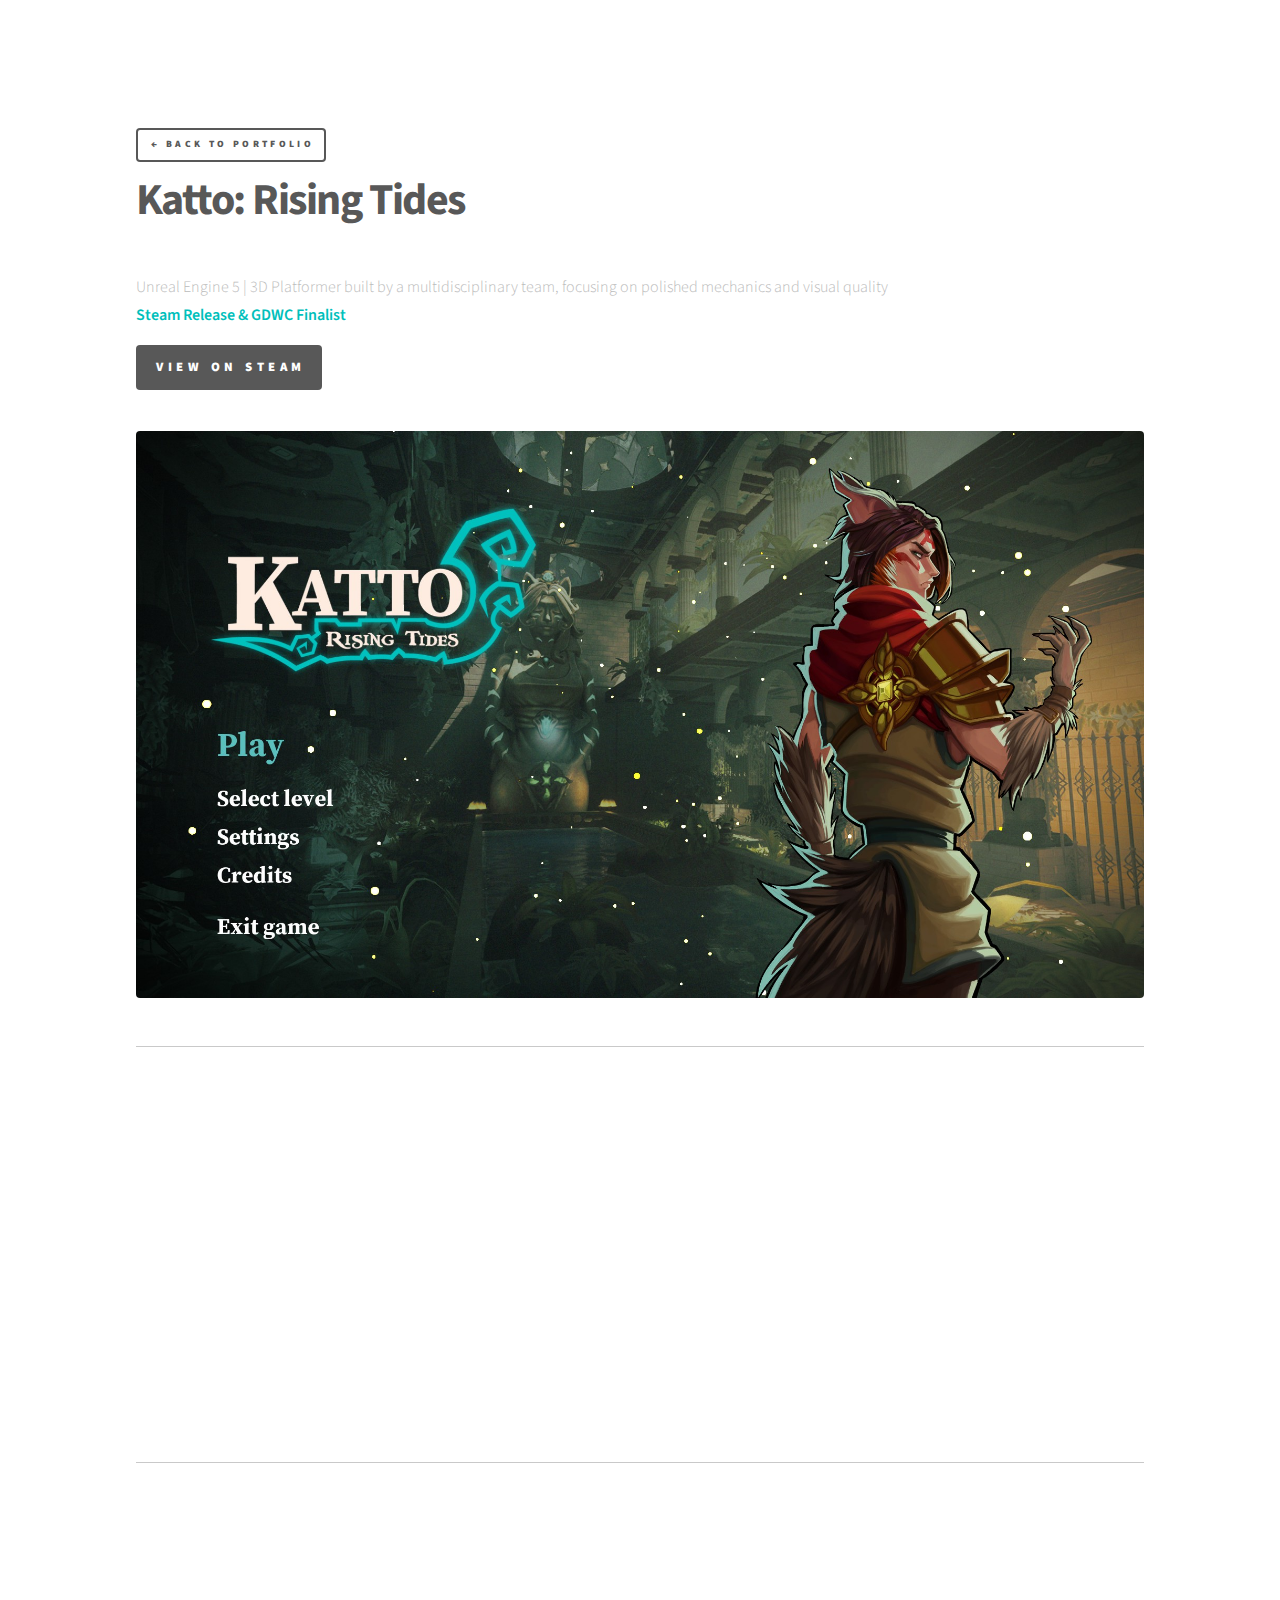
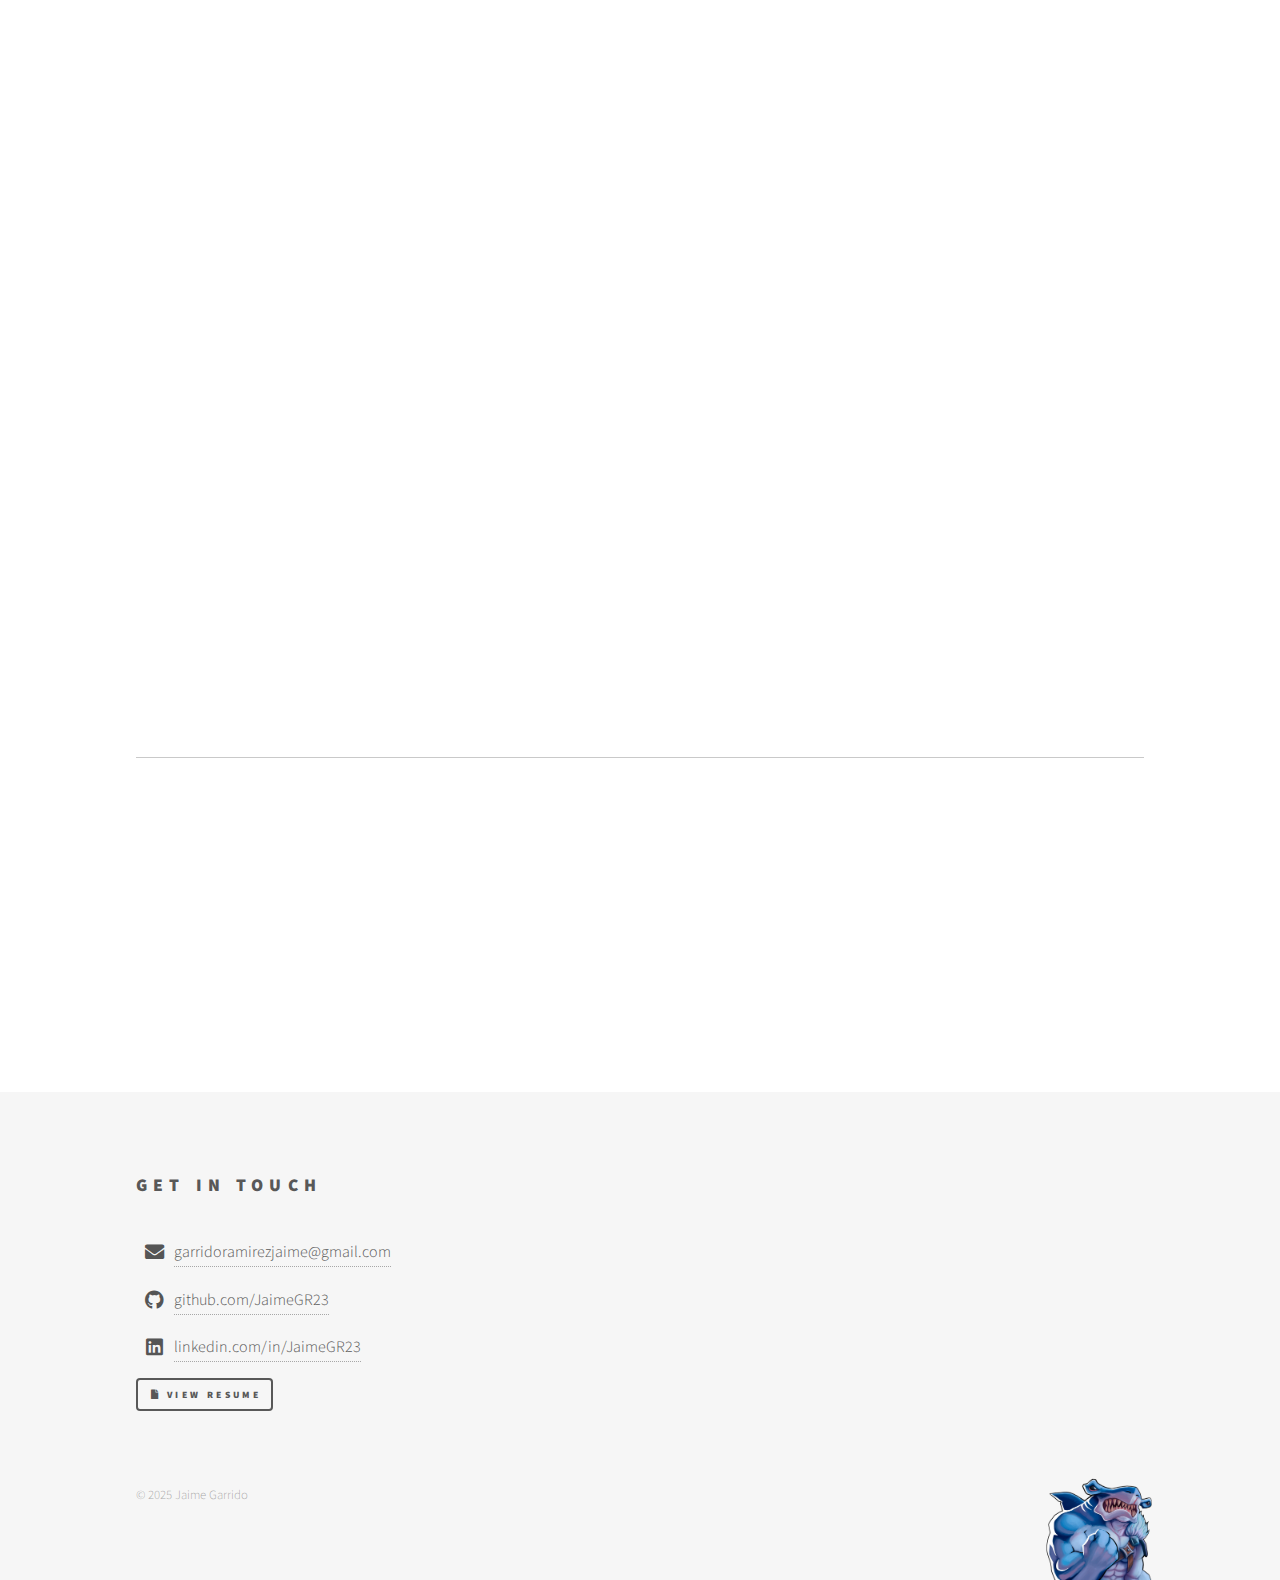
<file: katto.html>
<!DOCTYPE HTML>
<html>
  <head>
  <title>Katto: Rising Tides – Jaime Garrido</title>
  <meta charset="utf-8" />
  <meta name="viewport" content="width=device-width, initial-scale=1, user-scalable=no" />

  <!-- SEO -->
  <meta name="description" content="Katto: Rising Tides is a 3D platformer released on Steam and finalist at GDWC 2024. Developed in Unreal Engine 5 with a focus on dynamic platforms, particle VFX, advanced camera systems, and shaders. Contributions by Jaime Garrido, Graphics Programmer." />
  <meta name="keywords" content="Katto Rising Tides, Unreal Engine 5, 3D Platformer, Steam Game, GDWC 2024 Finalist, C++ Graphics Programmer, Particle VFX, Camera System, Shader Programming, Jaime Garrido Portfolio" />
  <meta name="author" content="Jaime Garrido" />

  <!-- Open Graph (Facebook, LinkedIn, etc.) -->
  <meta property="og:title" content="Katto: Rising Tides – Unreal Engine 5 Platformer" />
  <meta property="og:description" content="Released on Steam and finalist at GDWC 2024. Key contributions by Jaime Garrido: dynamic platforms, particle VFX, advanced camera systems, shaders, and optimisation." />
  <meta property="og:image" content="images/katto/katto_hero.jpg" />
  <meta property="og:url" content="https://tu-dominio.dev/katto.html" />
  <meta property="og:type" content="website" />

  <!-- Twitter Card -->
  <meta name="twitter:card" content="summary_large_image" />
  <meta name="twitter:title" content="Katto: Rising Tides – Unreal Engine 5 Platformer" />
  <meta name="twitter:description" content="Steam release and GDWC 2024 finalist. Contributions by Jaime Garrido: platforms, VFX, cameras, shaders, and optimisation." />
  <meta name="twitter:image" content="images/katto/katto_hero.jpg" />

  <!-- Styles -->
  <link rel="stylesheet" href="assets/css/main.css" />
  <link rel="stylesheet" href="assets/css/katto.css" />
  <noscript><link rel="stylesheet" href="assets/css/noscript.css" /></noscript>

  <style>
    html {
      scroll-behavior: smooth;
    }
  </style>
</head>

  <body class="is-preload">
    <div id="wrapper">

      <!-- Header -->
      <header id="header">
        <div class="inner">
          <a href="index.html" class="button small" style="margin:0;">← Back to Portfolio</a>
        </div>
      </header>

      <!-- Main -->
      <div id="main">
        <div class="inner">

          <!-- Hero / Title -->
          <section class="reveal hero-section" id="hero">
            <h1><a href="katto.html">Katto: Rising Tides</a></h1>

            <p class="subtitle" style="margin:0;">
              Unreal Engine 5 | 3D Platformer built by a multidisciplinary team, focusing on polished mechanics and visual quality
            </p>
            <p class="subtitle" style="margin:0; color:var(--accent-color); font-weight:600;">
              Steam Release & GDWC Finalist
            </p>

            <ul class="actions" style="margin-top:1em;">
              <li><a href="https://store.steampowered.com/app/2999250/Katto_Rising_Tides/" target="_blank" class="button primary">View on Steam</a></li>
            </ul>

            <div class="image main hero-wrapper">
              <img src="images/katto/katto_hero.jpg" alt="Katto: Rising Tides hero image" />
              <div class="award-badge">
                <img src="images/katto/gdwc.webp" alt="GDWC 2024 Finalist Badge" />
              </div>
            </div>
          </section>

          <hr />

          <!-- Overview -->
          <section class="reveal" id="overview">
            <h2 class="accented"><a href="#overview">Overview</a></h2>
            <p>
              <strong>Katto: Rising Tides</strong> is a 3D platforming game developed in <strong>Unreal Engine 5</strong> and released on <strong>Steam</strong>.
              The project was selected as a finalist for the <strong>GDWC 2024</strong> in the Best Hobby Game category.
              The game combines precise platforming challenges with a unique water-themed aesthetic and dynamic camera work,
              aiming for a polished and professional player experience.
            </p>
            <ul>
              <li>Platform: PC (with controller support)</li>
              <li>Release date: July 4th, 2024</li>
              <li>Engine: Unreal Engine 5</li>
              <li>Arcadia Games team: 7 Artists, 2 Designers, 7 Programmers, 5 Musicians</li>
              <li>Development time: ~7 months</li>
              <li>Finalist – GDWC 2024 Best Hobby Game</li>
            </ul>
          </section>

          <hr />

          <!-- Contributions -->
          <section class="reveal" id="contributions">
            <h2 class="accented"><a href="#contributions">Contributions</a></h2>
            <p>
            As <strong>Graphics & Gameplay Programmer</strong>, I worked on a wide range of features that defined the player experience. 
            The examples below highlight some of the most impactful systems I implemented — though they do not cover all of my contributions.
          </p>

            <!-- Highlight 1 -->
            <div class="key-feature">
              <div class="col-3">
                <video autoplay loop muted playsinline>
                  <source src="images/katto/platforms.mp4" type="video/mp4">
                </video>
              </div>
              <div class="col-9">
                <h3>Dynamic Platforms</h3>
                <p>Implemented moving, rotating, collapsing, and slippery platforms that form the core of the platforming gameplay.</p>
              </div>
            </div>

            <!-- Highlight 2 -->
            <div class="key-feature">
              <div class="col-9">
                <h3>Advanced Camera System</h3>
                <p>Developed cinematic sequences, dynamic follow cameras, and trigger-based guiding cameras to improve gameplay flow and player orientation.</p>
              </div>
              <div class="col-3">
                <video autoplay loop muted playsinline>
                  <source src="images/katto/camera.mp4" type="video/mp4">
                </video>
              </div>
            </div>

            <!-- Highlight 3 -->
            <div class="key-feature">
              <div class="col-3">
                <video autoplay loop muted playsinline>
                  <source src="images/katto/particles.mp4" type="video/mp4">
                </video>
              </div>
              <div class="col-9">
                <h3>Particle VFX</h3>
                <p>Designed and integrated custom particle effects for water splashes and environmental feedback, adding polish and clarity to gameplay.</p>
              </div>
            </div>

            <!-- Highlight 4 -->
            <div class="key-feature">
              <div class="col-9">
                <h3>Custom Shader</h3>
                <p>Created a shader solution that ensures the player remains visible through obstructing geometry, improving playability in third-person view.</p>
              </div>
              <div class="col-3">
                <video autoplay loop muted playsinline>
                  <source src="images/katto/shader.mp4" type="video/mp4">
                </video>
              </div>
            </div>

            <!-- Additional Contributions -->
            <div style="margin-top:2em;">
              <h3>Additional Contributions</h3>
              <ul>
                <li>Developed <strong>interaction systems</strong>: buttons, doors, triggers.</li>
                <li>Integrated <strong>art assets</strong> from the art team into the engine.</li>
                <li>Collaborated with the design team on <strong>gameplay decisions</strong> and iteration.</li>
                <li>Contributed to <strong>performance optimisation</strong> across the project.</li>
              </ul>
            </div>
          </section>

          <hr />

          <!-- Media Gallery -->
<section class="reveal" id="media">
  <h2 class="accented"><a href="#media">Media Gallery</a></h2>

  <!-- Trailer -->
  <div class="video-container" style="margin-bottom:2em;">
    <iframe width="100%" height="480" src="https://www.youtube.com/embed/V4q9WDnBvYk"
      title="Katto: Rising Tides Trailer" frameborder="0"
      allow="accelerometer; autoplay; clipboard-write; encrypted-media; gyroscope; picture-in-picture"
      allowfullscreen>
    </iframe>
  </div>

  <hr />

  <!-- Screenshots: 2 large -->
  <div class="row gtr-uniform" style="margin-bottom:2.5em;">
    <div class="col-6">
      <div class="gallery-item" onclick="openModal('images/katto/media2.webp')">
        <img src="images/katto/media2.webp" alt="Level 3: The Katsha's Temple" />
        <div class="overlay">Level 3: The Katsha's Temple</div>
      </div>
    </div>
    <div class="col-6">
      <div class="gallery-item" onclick="openModal('images/katto/media_boss.webp')">
        <img src="images/katto/media_boss.webp" alt="Boss Level: Confronting Skarran" />
        <div class="overlay">Boss Level: Confronting Skarran</div>
      </div>
    </div>
  </div>

  <!-- Screenshots: 3 small -->
  <div class="row gtr-uniform" style="margin-top:1.5em;">
    <div class="col-4">
      <div class="gallery-item" onclick="openModal('images/katto/media1.webp')">
        <img src="images/katto/media1.webp" alt="Level 3: The Katsha's Temple (alternate)" />
        <div class="overlay">Level 3: The Katsha's Temple</div>
      </div>
    </div>
    <div class="col-4">
      <div class="gallery-item" onclick="openModal('images/katto/media3.webp')">
        <img src="images/katto/media3.webp" alt="Level 2: The Felyn Gardens" />
        <div class="overlay">Level 2: The Felyn Gardens</div>
      </div>
    </div>
    <div class="col-4">
      <div class="gallery-item" onclick="openModal('images/katto/katto_water_el.webp')">
        <img src="images/katto/katto_water_el.webp" alt="Water-Based Gameplay Segment" />
        <div class="overlay">Water-Based Gameplay Segment</div>
      </div>
    </div>
  </div>
</section>


          <hr />


          <!-- External Links -->
          <section class="reveal" id="links">
            <h2 class="accented"><a href="#links">Links</a></h2>
            <ul class="actions">
              <li><a href="https://store.steampowered.com/" target="_blank" class="button primary">View on Steam</a></li>
              <li><a href="https://www.youtube.com/" target="_blank" class="button">Watch Trailer</a></li>
            </ul>
            <p style="margin-top:1em; font-size:0.9em;">
              Also featured on <a href="https://www.therookies.co/entries/39087" target="_blank">The Rookies</a>.
            </p>
          </section>


        </div>
      </div>

    <!-- Footer -->
    <footer id="footer" class="footer-with-peek">
      <div class="inner">
        <section>
          <h2>Get in Touch</h2>
          <ul class="contact-list">
            <li>
              <i class="icon solid fa-envelope"></i>
              <a href="mailto:garridoramirezjaime@gmail.com">garridoramirezjaime@gmail.com</a>
            </li>
            <li>
              <i class="icon brands fa-github"></i>
              <a href="https://github.com/JaimeGR23" target="_blank">github.com/JaimeGR23</a>
            </li>
            <li>
              <i class="icon brands fa-linkedin"></i>
              <a href="https://linkedin.com/in/JaimeGR23" target="_blank">linkedin.com/in/JaimeGR23</a>
            </li>
          </ul>
          <a href="jaime_resume.pdf" target="_blank" class="button small">
            <i class="icon solid fa-file"></i> View Resume
          </a>
        </section>

        <ul class="copyright">
          <li>&copy; 2025 Jaime Garrido</li>
        </ul>
      </div>

      <!-- Character Easter Egg (peeking) -->
      <div class="footer-character-peek">
        <img src="images/katto/character.webp" alt="Katto Character" />
      </div>
    </footer>


    </div>

    <!-- Scripts -->
    <script src="assets/js/jquery.min.js"></script>
    <script src="assets/js/browser.min.js"></script>
    <script src="assets/js/breakpoints.min.js"></script>
    <script src="assets/js/util.js"></script>
    <script src="assets/js/main.js"></script>

    <script>
    document.addEventListener("DOMContentLoaded", () => {
      const reveals = document.querySelectorAll(".reveal");
      const observer = new IntersectionObserver((entries) => {
        entries.forEach(entry => {
          if (entry.isIntersecting) {
            entry.target.classList.add("active");
          }
        });
      }, { threshold: 0.1 });
      reveals.forEach(r => observer.observe(r));
    });

    document.addEventListener("scroll", () => {
      const btn = document.querySelector(".back-to-top");
      if (window.scrollY > 400) {
        btn.classList.add("visible");
      } else {
        btn.classList.remove("visible");
      }
    });

    document.addEventListener("DOMContentLoaded", () => {
      const accented = document.querySelectorAll("h2.accented");
      const observer = new IntersectionObserver((entries) => {
        entries.forEach(entry => {
          if (entry.isIntersecting) {
            entry.target.classList.add("visible");
          }
        });
      }, { threshold: 0.5 });
      accented.forEach(h => observer.observe(h));
    });
    </script>

<!-- Modal for enlarged images -->
<div id="imageModal" class="modal" onclick="closeModal(event)">
  <span class="close">&times;</span>
  <span class="prev" onclick="prevImage(event)">&#10094;</span>
  <img class="modal-content" id="modalImage" alt="">
  <span class="next" onclick="nextImage(event)">&#10095;</span>
</div>

<script>
  const images = [
    "images/katto/media2.webp",
    "images/katto/media_boss.webp",
    "images/katto/media1.webp",
    "images/katto/media3.webp",
    "images/katto/katto_water_el.webp"
  ];
  let currentIndex = 0;

  function openModal(src) {
    currentIndex = images.indexOf(src);
    const modal = document.getElementById("imageModal");
    const modalImg = document.getElementById("modalImage");
    modalImg.src = src;
    modal.style.display = "flex";

    // Forzar reflow para que se apliquen las transiciones
    void modal.offsetWidth;

    modal.classList.add("show");
  }

  function closeModal(e) {
    const modal = document.getElementById("imageModal");
    if (e && e.target.id === "modalImage") return;

    modal.classList.remove("show");

    // Esperar a que termine la animación antes de ocultar
    setTimeout(() => {
      if (!modal.classList.contains("show")) {
        modal.style.display = "none";
      }
    }, 300); // mismo tiempo que la transición en CSS
  }

  function nextImage(e) {
    e.stopPropagation();
    currentIndex = (currentIndex + 1) % images.length;
    document.getElementById("modalImage").src = images[currentIndex];
  }

  function prevImage(e) {
    e.stopPropagation();
    currentIndex = (currentIndex - 1 + images.length) % images.length;
    document.getElementById("modalImage").src = images[currentIndex];
  }

  document.addEventListener("keydown", (e) => {
    const modal = document.getElementById("imageModal");
    if (!modal.classList.contains("show")) return;
    if (e.key === "ArrowRight") nextImage(e);
    if (e.key === "ArrowLeft") prevImage(e);
    if (e.key === "Escape") closeModal(e);
  });
</script>




    <!-- Back to Top Button -->
    <a href="#wrapper" class="back-to-top" title="Back to top">
      <i class="icon solid fa-arrow-up"></i>
    </a>

    <!-- Video Modal -->
    <div id="videoModal" class="video-modal">
      <div class="video-content">
        <span class="close">&times;</span>
        <video id="modalVideo" controls autoplay loop muted playsinline>
          <source src="" type="video/mp4">
        </video>
      </div>
    </div>

    <script>
    document.addEventListener("DOMContentLoaded", () => {
      const modal = document.getElementById("videoModal");
      const modalVideo = document.getElementById("modalVideo");
      const modalSource = modalVideo.querySelector("source");
      const closeBtn = modal.querySelector(".close");

      document.querySelectorAll(".key-feature video").forEach(video => {
        video.addEventListener("click", () => {
          modal.style.display = "flex";
          modalSource.src = video.querySelector("source").src;
          modalVideo.load();
          modalVideo.play();
        });
      });

      closeBtn.addEventListener("click", () => {
        modal.style.display = "none";
        modalVideo.pause();
      });

      modal.addEventListener("click", (e) => {
        if (e.target === modal) {
          modal.style.display = "none";
          modalVideo.pause();
        }
      });

      window.addEventListener("keydown", (e) => {
        if (e.key === "Escape" && modal.style.display === "flex") {
          modal.style.display = "none";
          modalVideo.pause();
        }
      });
    });
    </script>

  </body>
</html>
</file>
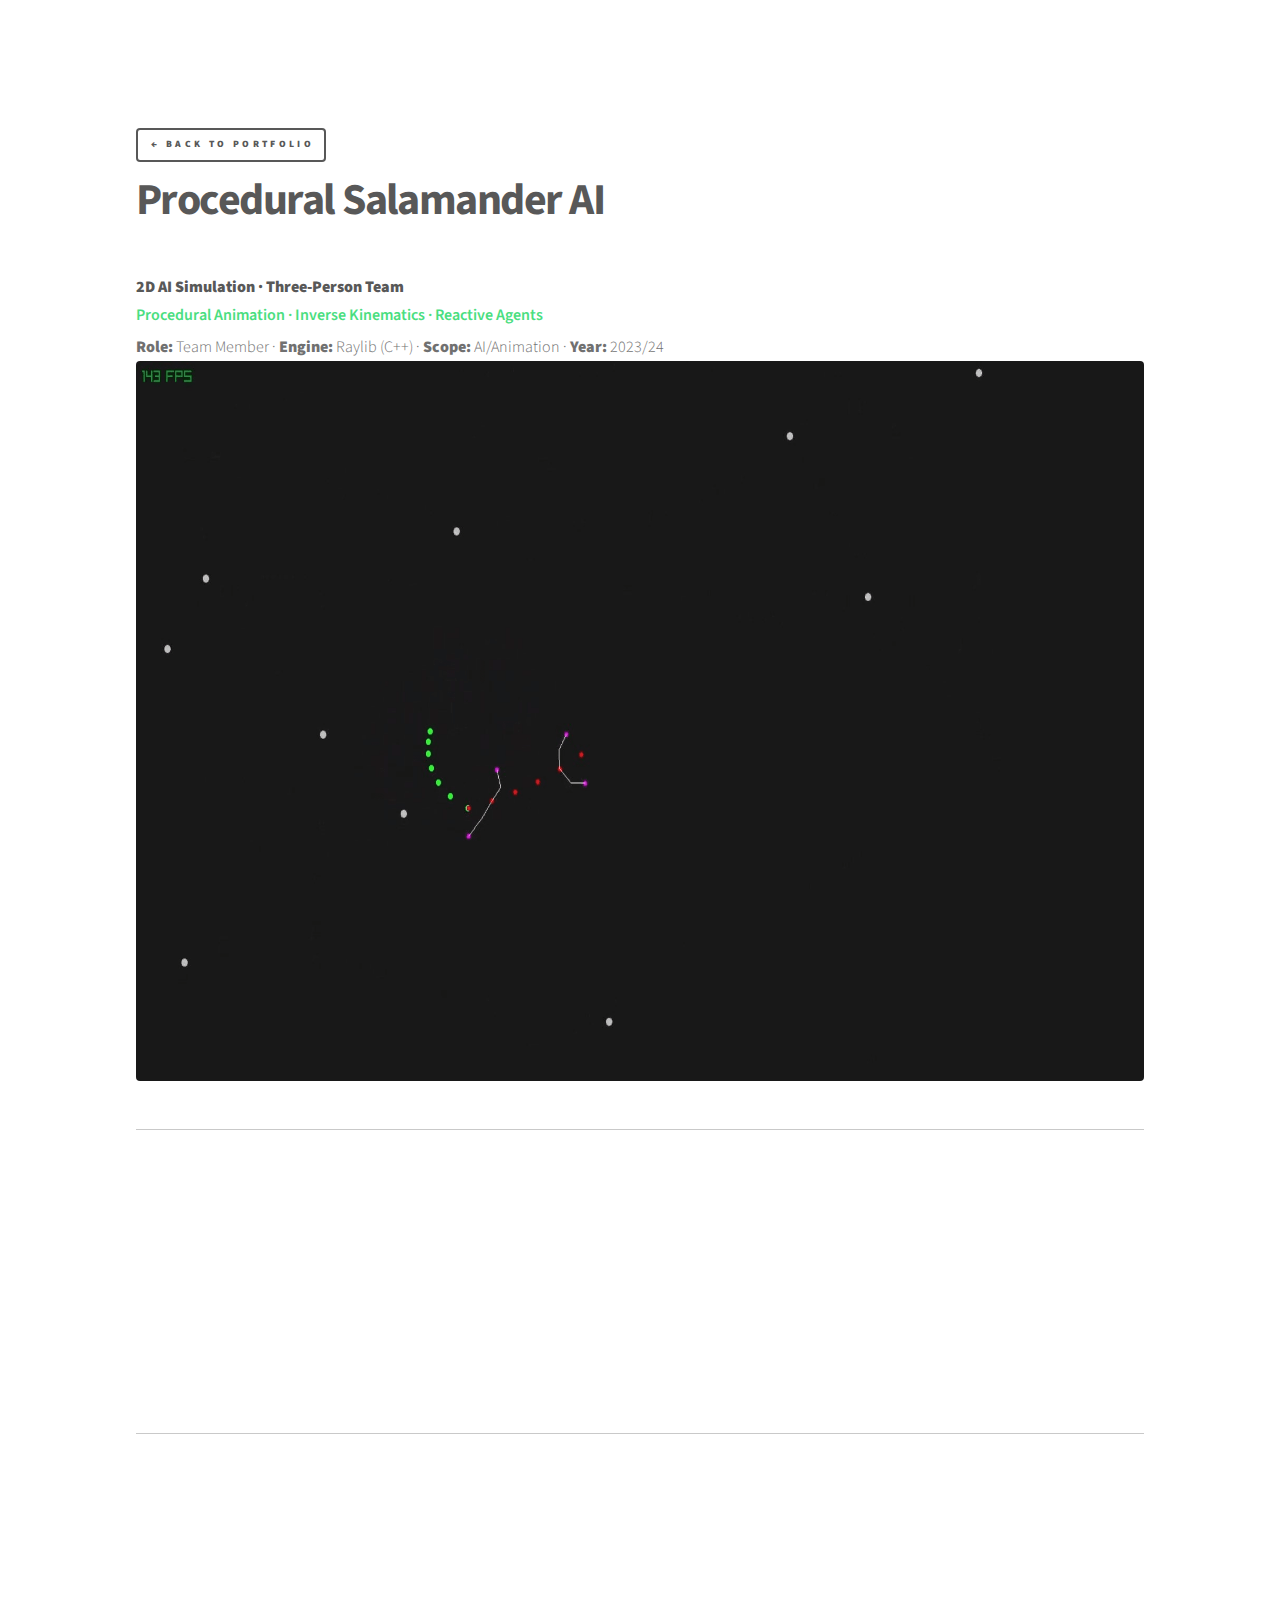
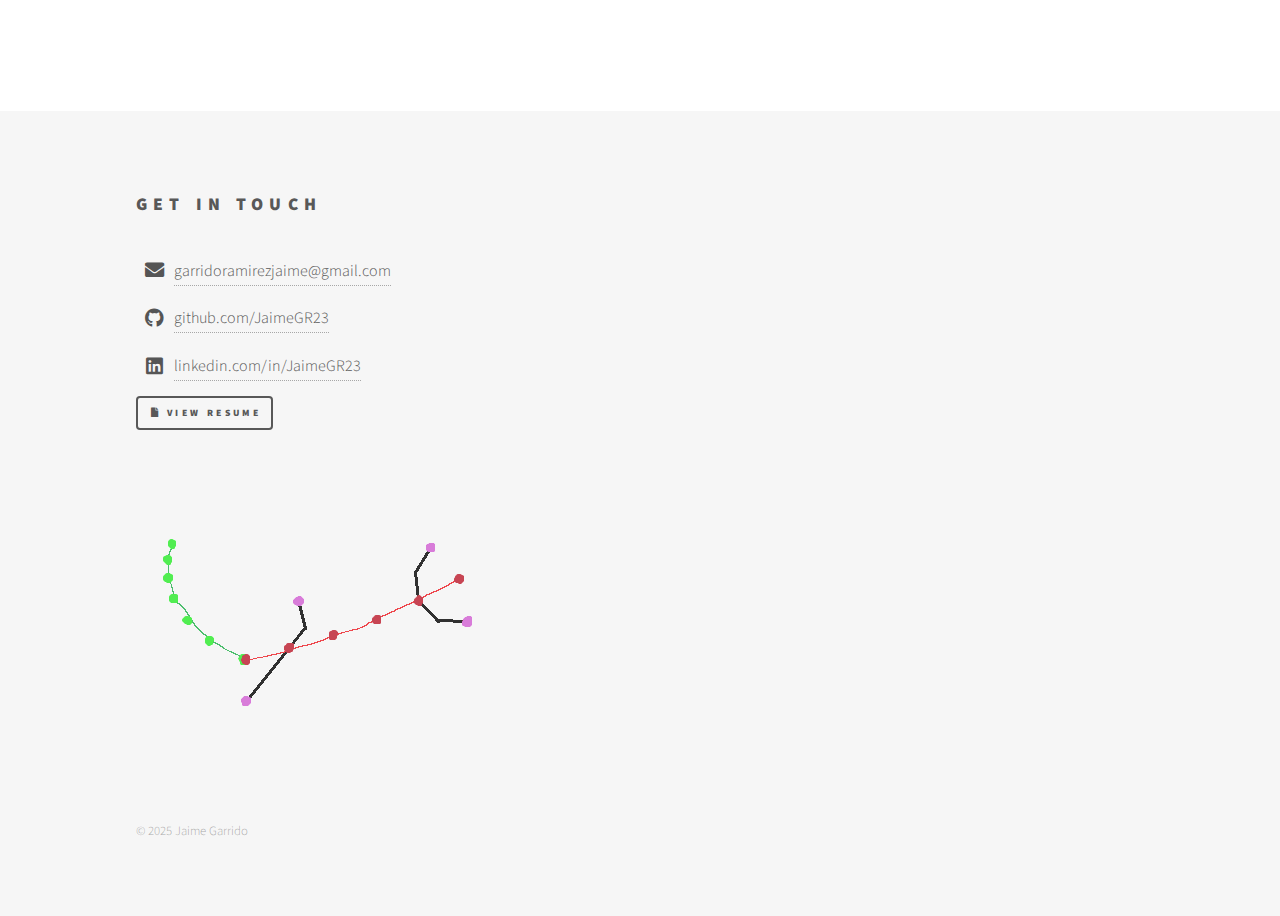
<file: salamander.html>
<!-- salamander.html -->
<!DOCTYPE HTML>
<html lang="en">
  <head>
    <title>Procedural Salamander AI – Jaime Garrido</title>
    <meta charset="utf-8" />
    <meta name="viewport" content="width=device-width, initial-scale=1, user-scalable=no" />

    <!-- SEO -->
    <meta name="description" content="Procedural Salamander AI is a 2D C++ simulation built with Raylib by Jaime Garrido and teammates. It features inverse kinematics, procedural animation, and simple AI behaviours for lifelike movement." />
    <meta name="author" content="Jaime Garrido" />
    <link rel="canonical" href="https://jaimegr23.github.io/salamander.html" />

    <!-- Open Graph -->
    <meta property="og:title" content="Procedural Salamander AI – Jaime Garrido" />
    <meta property="og:description" content="A 2D simulation built in C++ using Raylib, featuring inverse kinematics, procedural motion, and reactive AI-driven behaviours." />
    <meta property="og:image" content="images/salamander/hero.webp" />
    <meta property="og:type" content="website" />
    <meta property="og:url" content="https://jaimegr23.github.io/salamander.html" />

    <!-- Twitter Card -->
    <meta name="twitter:card" content="summary_large_image" />
    <meta name="twitter:title" content="Procedural Salamander AI – Jaime Garrido" />
    <meta name="twitter:description" content="Procedural animation, inverse kinematics, and simple AI simulation built in C++ with Raylib by Jaime Garrido and teammates." />
    <meta name="twitter:image" content="images/salamander/hero.webp" />

    <!-- Preload -->
    <link rel="preload" as="image" href="images/salamander/hero.webp">

    <!-- Favicon -->
    <link rel="icon" type="image/png" href="images/icon.png" />

    <!-- Styles -->
    <link rel="stylesheet" href="assets/css/main.css" />
    <link rel="stylesheet" href="assets/css/salamander.css" />
    <noscript><link rel="stylesheet" href="assets/css/noscript.css" /></noscript>
  </head>
  <body class="is-preload">
    <div id="wrapper">

      <!-- ================= HEADER ================= -->
      <header id="header">
        <div class="inner">
          <a href="index.html" class="button small" style="margin:0;">← Back to Portfolio</a>
        </div>
      </header>

      <!-- ================= MAIN ================= -->
      <div id="main">
        <div class="inner">

          <!-- ================= HERO / TITLE ================= -->
          <section class="reveal hero-section">
            <h1 class="accented">
              <a href="salamander.html" class="title-link">Procedural Salamander AI</a>
            </h1>
            <p class="subtitle" style="margin:0;">
              <strong>2D AI Simulation · Three-Person Team</strong>
            </p>
            <p class="subtitle" style="margin:0; color:var(--accent-color); font-weight:600;">
              Procedural Animation · Inverse Kinematics · Reactive Agents
            </p>
            <p class="subtitle" style="margin:0.25em 0 0; opacity:.85;">
              <strong>Role:</strong> Team Member · <strong>Engine:</strong> Raylib (C++) · <strong>Scope:</strong> AI/Animation · <strong>Year:</strong> 2023/24
            </p>

            <div class="image main hero-wrapper">
              <img src="images/salamander/hero.webp"
              alt="Procedural Salamander AI — Hero Screenshot"
              width="1280" height="720"
              decoding="async"
              fetchpriority="high" />

            </div>
          </section>

          <hr />

          <!-- ================= OVERVIEW ================= -->
          <section id="overview" class="reveal">
            <h2 class="accented"><a href="#overview">Overview</a></h2>
            <p>
              This project is a <strong>2D simulation</strong> built in <strong>C++ with Raylib</strong> by a three-person team.
              Inspired by procedural animation in games such as <em>Rain World</em>, our goal was to explore how 
              <strong>inverse kinematics</strong>, <strong>procedural motion</strong>, and <strong>simple AI agents</strong> 
              could generate lifelike and emergent behaviours.
            </p>
            <p>
              The simulation features a salamander that roams its environment, animated procedurally rather than with sprites. 
              It uses <strong>IK for limbs</strong>, a <strong>spring-mass system for the tail</strong>, and a 
              <strong>field-of-view perception system</strong> to detect and react to flies. 
              The flies themselves follow randomized patterns and flee when approached, producing dynamic interactions.
            </p>
          </section>

          <hr />

          <!-- ================= KEY FEATURES ================= -->
          <section class="reveal" id="features">
            <h2 class="accented"><a href="#features">Key Features</a></h2>
            <p>
              We collaborated equally on all aspects of the project. These are the main highlights:
            </p>

            <!-- Feature 1 -->
            <div class="key-feature">
              <div class="col-3">
                <video title="Inverse Kinematics Demo" autoplay loop muted playsinline>
                  <source src="images/salamander/ik.mp4" type="video/mp4">
                </video>
              </div>
              <div class="col-9">
                <h3>Inverse Kinematics for Limbs</h3>
                <p>
                  Implemented custom <strong>2D IK algorithms</strong> to animate the salamander’s legs without keyframes, 
                  ensuring smooth, realistic poses and avoiding unnatural overlaps.
                </p>
              </div>
            </div>

            <!-- Feature 2 -->
            <div class="key-feature">
              <div class="col-9">
                <h3>Procedural Tail and Body Motion</h3>
                <p>
                  Built a <strong>spring-mass physics system</strong> to simulate the salamander’s tail and freeform movement, 
                  giving the creature a fluid, snake-like feel.
                </p>
              </div>
              <div class="col-3">
                <video autoplay loop muted playsinline>
                  <source src="images/salamander/tail.mp4" type="video/mp4">
                </video>
              </div>
            </div>

            <!-- Feature 3 -->
            <div class="key-feature">
              <div class="col-3">
                <video autoplay loop muted playsinline>
                  <source src="images/salamander/flies.mp4" type="video/mp4">
                </video>
              </div>
              <div class="col-9">
                <h3>Reactive Fly Behaviour</h3>
                <p>
                  Flies move with <strong>randomized AI</strong> and flee when the salamander approaches its 
                  <strong>field of view</strong>, producing emergent predator-prey interactions.
                </p>
              </div>
            </div>
          </section>

          <hr />

        <!-- ================= PROJECT DEMO ================= -->
        <section id="project-demo" class="reveal">
        <h2 class="accented"><a href="#project-demo">Project Demo</a></h2>
        <div class="video-embed-wrapper">
            <iframe 
            src="https://www.youtube.com/embed/J9gdxA2Qmjw" 
            title="Procedural Salamander AI Demo"
            frameborder="0" 
            allow="accelerometer; autoplay; clipboard-write; encrypted-media; gyroscope; picture-in-picture" 
            allowfullscreen>
            </iframe>
        </div>
        </section>


          <hr />

          <!-- ================= TAKEAWAYS ================= -->
        <section id="takeaways" class="reveal">
        <h2 class="accented"><a href="#takeaways">Takeaways</a></h2>
        <p>
            Building this simulation deepened my understanding of <strong>procedural animation</strong> 
            and <strong>AI-driven behaviours</strong>. Developing our own inverse kinematics and physics 
            systems showed how expressive math-driven motion can be, and highlighted the value of 
            <strong>collaboration in a small team</strong>.  
            More than a technical exercise, it reinforced how creativity and constraints can combine 
            to produce <strong>believable and engaging simulations</strong>.
        </p>
        </section>


        </div>
      </div>

      <!-- ================= FOOTER ================= -->
<footer id="footer">
  <div class="inner">
    <section>
      <h2>Get in Touch</h2>
      <ul class="contact-list">
        <li><i class="icon solid fa-envelope"></i>
          <a href="mailto:garridoramirezjaime@gmail.com">garridoramirezjaime@gmail.com</a></li>
        <li><i class="icon brands fa-github"></i>
          <a href="https://github.com/JaimeGR23" target="_blank">github.com/JaimeGR23</a></li>
        <li><i class="icon brands fa-linkedin"></i>
          <a href="https://linkedin.com/in/JaimeGR23" target="_blank">linkedin.com/in/JaimeGR23</a></li>
      </ul>
      <a href="jaime_resume.pdf" target="_blank" class="button small">
        <i class="icon solid fa-file"></i> View Resume
      </a>
    </section>

    <!-- Easter egg image -->
    <div class="footer-easter-egg">
      <img src="images/salamander/easter_egg.webp" alt="Salamander Easter Egg" loading="lazy" decoding="async" />
    </div>

    <ul class="copyright">
      <li>&copy; 2025 Jaime Garrido</li>
    </ul>
  </div>
</footer>


      <a href="#wrapper" class="back-to-top" title="Back to top">
        <i class="icon solid fa-arrow-up"></i>
      </a>

    </div>

   <!-- ================= SCRIPTS ================= -->
    <script src="assets/js/jquery.min.js" defer></script>
    <script src="assets/js/browser.min.js" defer></script>
    <script src="assets/js/breakpoints.min.js" defer></script>
    <script src="assets/js/util.js" defer></script>
    <script src="assets/js/main.js" defer></script>

    <!-- REVEAL ACTIVATION -->
    <script>
      document.addEventListener("DOMContentLoaded", () => {
        const reveals = document.querySelectorAll(".reveal");
        const observer = new IntersectionObserver((entries) => {
          entries.forEach(entry => {
            if (entry.isIntersecting) entry.target.classList.add("active");
          });
        }, { threshold: 0.1 });
        reveals.forEach(r => observer.observe(r));
      });

      document.addEventListener("scroll", () => {
        const btn = document.querySelector(".back-to-top");
        if (!btn) return;
        if (window.scrollY > 400) btn.classList.add("visible");
        else btn.classList.remove("visible");
      });
    </script>

    <!-- ================= VIDEO MODAL (FEATURE VIDEOS) ================= -->
    <div id="videoModal" class="video-modal">
      <div class="video-content">
        <span class="close">&times;</span>
        <video id="modalVideo" controls autoplay loop muted playsinline>
          <source src="" type="video/mp4">
        </video>
      </div>
    </div>

    <script>
      document.addEventListener("DOMContentLoaded", () => {
        const modal = document.getElementById("videoModal");
        const modalVideo = document.getElementById("modalVideo");
        const modalSource = modalVideo.querySelector("source");
        const closeBtn = modal.querySelector(".close");

        document.querySelectorAll(".key-feature video").forEach(video => {
          video.addEventListener("click", () => {
            modal.classList.add("show");
            modalSource.src = video.querySelector("source").src;
            modalVideo.load();
            modalVideo.play();
          });
        });

        const closeModalVideo = () => {
          modal.classList.remove("show");
          modalVideo.pause();
          modalSource.src = "";
          modalVideo.load();
        };

        closeBtn.addEventListener("click", closeModalVideo);
        modal.addEventListener("click", (e) => { if (e.target === modal) closeModalVideo(); });
        window.addEventListener("keydown", (e) => {
          if (e.key === "Escape" && modal.classList.contains("show")) closeModalVideo();
        });
      });
    </script>
  </body>
</html>
</file>
<file: assets/css/noscript.css>
/*
	Phantom by HTML5 UP
	html5up.net | @ajlkn
	Free for personal and commercial use under the CCA 3.0 license (html5up.net/license)
*/

/* Tiles */

	body.is-preload .tiles article {
		-moz-transform: none;
		-webkit-transform: none;
		-ms-transform: none;
		transform: none;
		opacity: 1;
	}
</file>
<file: assets/css/custom_engine.css>
/* custom_engine.css – generic template for project pages */

/* ================= COLORS ================= */
:root {
  --accent-color: #a80000;   /* default accent (green) */
  --accent-color2: #890000;  /* hover variation */
}

/* ================= HERO BADGE ================= */
.hero-wrapper .award-badge {
  position: absolute;
  top: 20px;
  right: 20px;
  max-width: 180px;
  opacity: 0;
  transform: scale(0.9);
  animation: fadeInBadge 1.2s ease forwards;
  animation-delay: 0.5s;
}
@keyframes fadeInBadge {
  from { opacity: 0; transform: scale(0.9); }
  to   { opacity: 1; transform: scale(1); }
}

/* ================= GALLERY ================= */
.gallery-item {
  position: relative;
  overflow: hidden;
  border-radius: 6px;
  cursor: pointer;
  box-shadow: 0 6px 14px rgba(0,0,0,0.2);
  transition: transform 0.3s ease, box-shadow 0.3s ease;
}
.gallery-item img {
  width: 100%;
  height: 240px;       /* altura uniforme por defecto */
  object-fit: cover;   /* recorta si hace falta */
  display: block;
  border-radius: 6px;
  transition: transform 0.3s ease;
}
.gallery-item:hover img {
  transform: scale(1.05);
}
.gallery-item .overlay {
  position: absolute;
  bottom: 0; left: 0; right: 0;
  background: rgba(0,0,0,0.55);
  color: #fff;
  padding: 0.5em;
  font-size: 0.9em;
  text-align: center;
  opacity: 0;
  transition: opacity 0.3s ease;
}
.gallery-item:hover .overlay {
  opacity: 1;
}

/* Imagen vertical (editor) mantiene proporción y más altura */
.gallery-item.tall img {
  width: auto;
  max-height: 600px;   /* controla la altura máxima */
  object-fit: contain;
  display: block;
  margin: 0 auto;
}

/* ================= MODAL ================= */
.modal {
  position: fixed;
  z-index: 2000;
  left: 0; top: 0;
  width: 100%;
  height: 100%;
  background: rgba(0,0,0,0.8);
  justify-content: center;
  align-items: center;
  opacity: 0;
  pointer-events: none;
  transition: opacity 0.3s ease;
  display: flex;
}
.modal.show {
  opacity: 1;
  pointer-events: auto;
}
.modal-content {
  max-width: 90%;
  max-height: 90%;
  border-radius: 8px;
  box-shadow: 0 6px 18px rgba(0,0,0,0.4);
  transform: scale(0.9);
  transition: transform 0.3s ease;
}
.modal.show .modal-content {
  transform: scale(1);
}
.modal .close {
  position: absolute;
  top: 20px;
  right: 40px;
  color: #fff;
  font-size: 2em;
  cursor: pointer;
  user-select: none;
}
.modal .prev,
.modal .next {
  position: absolute;
  top: 50%;
  transform: translateY(-50%);
  color: #fff;
  font-size: 2.5em;
  font-weight: bold;
  cursor: pointer;
  user-select: none;
  padding: 0 0.3em;
  transition: color 0.3s ease;
}
.modal .prev:hover,
.modal .next:hover {
  color: var(--accent-color);
}
.modal .prev { left: 20px; }
.modal .next { right: 20px; }

/* ================= COMPARISON SLIDER (clip-path) ================= */
.comparison-container{
  position:relative;
  width:100%;
  max-width: 980px;
  margin:2em auto;
  border-radius:8px;
  box-shadow:0 6px 14px rgba(0,0,0,0.2);
  overflow:hidden;
  cursor:ew-resize;
}
.comparison-base{
  display:block;
  width:100%;
  height:auto;
  pointer-events:none;
  user-select:none;
}
.comparison-overlay{
  position:absolute;
  inset:0;
  clip-path: inset(0 calc(100% - var(--pos,50%)) 0 0);
}
.comparison-overlay img{
  display:block;
  width:100%;
  height:auto;
  user-select:none;
  pointer-events:none;
}
.comparison-slider{
  position:absolute;
  top:0;
  height:100%;
  left:var(--pos,50%);
  width:3px;
  background:var(--accent-color);
  transform:translateX(-1.5px);
  cursor:ew-resize;
}
.comparison-handle{
  position:absolute;
  top:50%;
  left:50%;
  width:20px;
  height:20px;
  transform:translate(-50%,-50%);
  background:#fff;
  border:2px solid var(--accent-color);
  border-radius:50%;
  box-shadow:0 2px 8px rgba(0,0,0,0.25);
}
.caption{
  text-align:center;
  font-size:0.9em;
  margin-top:0.5em;
  color:#666;
}

/* ================= FPS + VERTEX LABELS ================= */
.fps-label {
  position: absolute;
  bottom: 8px;
  background: rgba(0,0,0,0.75);
  color: #fff;
  font-size: 0.8em;
  padding: 4px 8px;
  border-radius: 4px;
  font-weight: 500;
  pointer-events: none;
  white-space: nowrap;
}
.fps-left { left: 12px; text-align: left; }
.fps-right { right: 12px; text-align: right; }

/* Grid principal */
.media-gallery-grid {
  display: grid;
  grid-template-columns: auto 1fr;
  gap: 1rem;
  align-items: stretch; /* hace que ambos lados tengan la misma altura */
}

/* Editor (izquierda) */
.editor-item {
  display: flex;
  justify-content: center;
  align-items: center;
  height: 600px; /* mismo alto que 2 filas de la derecha */
}
.editor-item img {
  width: auto;
  height: 100%;      /* fuerza a ocupar todo el alto del contenedor */
  object-fit: contain;
  display: block;
}

/* Cuadrícula derecha */
.right-grid {
  display: grid;
  grid-template-columns: 1fr 1fr;
  grid-auto-rows: 300px; /* cada fila la mitad del editor */
  gap: 1rem;
}
.right-grid .grid-item {
  position: relative;
  overflow: hidden;
  border-radius: 6px;
  box-shadow: 0 6px 14px rgba(0,0,0,0.2);
}
.right-grid .grid-item img {
  width: 100%;
  height: 100%;
  object-fit: cover;
  display: block;
}

/* Overlay */
.grid-item .overlay,
.editor-item .overlay {
  position: absolute;
  bottom: 0; left: 0; right: 0;
  background: rgba(0,0,0,0.55);
  color: #fff;
  padding: 0.5em;
  font-size: 0.9em;
  text-align: center;
  opacity: 0;
  transition: opacity 0.3s ease;
}
.grid-item:hover .overlay,
.editor-item:hover .overlay {
  opacity: 1;
}

/* ================= MEDIA SPLIT (editor vertical + grid 2x2) ================= */
.media-split{
  display:flex;
  gap:1rem;                /* separación entre columnas; ajusta a 0 si las quieres pegadas */
  align-items:stretch;     /* ambas columnas igual de altas */
}

/* Izquierda: imagen vertical sin fondos, alto fijo 600, ancho natural */
.media-left{
  flex:0 0 auto;           /* ancho dictado por la propia imagen */
  display:block;
}
.media-left img{
  height:600px;            /* referencia de altura */
  width:auto;              /* NO limitar ancho */
  display:block;
  background:none;         /* sin fondo */
}

/* Derecha: grid 2x2 que mide exactamente lo mismo de alto que la izquierda */
.media-right{
  flex:1 1 auto;
  height:600px;                            /* mismo alto que .media-left img */
  display:grid;
  grid-template-columns: 1fr 1fr;
  grid-template-rows: 1fr 1fr;            /* dos filas iguales => 600/2 cada una */
  gap:1rem;
}

/* Celdas derechas (reaprovecha estilo visual sin heredar la altura 240px global) */
.media-right .cell{
  position:relative;
  overflow:hidden;
  border-radius:6px;
  box-shadow:0 6px 14px rgba(0,0,0,0.2);
  cursor:pointer;
}
.media-right .cell img{
  width:100%;
  height:100%;
  object-fit:cover;
  display:block;
}

/* Overlay consistente con la galería */
.media-right .cell .overlay{
  position:absolute;
  bottom:0; left:0; right:0;
  background:rgba(0,0,0,0.55);
  color:#fff;
  padding:0.5em;
  font-size:0.9em;
  text-align:center;
  opacity:0;
  transition:opacity 0.3s ease;
}
.media-right .cell:hover .overlay{ opacity:1; }

/* Responsive sencillo: en pantallas estrechas apilar */
@media (max-width: 980px){
  .media-split{ flex-direction:column; }
  .media-left img{ height:auto; max-height:600px; width:100%; } /* que no desborde ancho en móvil */
  .media-right{ height:auto; grid-auto-rows: minmax(160px, 1fr); }
}
.media-left {
  position: relative;
  cursor: pointer;
}

.media-left img {
  display: block;
}

.media-left .overlay {
  position: absolute;
  bottom: 0; left: 0; right: 0;
  background: rgba(0,0,0,0.55);
  color: #fff;
  padding: 0.5em;
  font-size: 0.9em;
  text-align: center;
  opacity: 0;
  transition: opacity 0.3s ease;
}

.media-left:hover .overlay {
  opacity: 1;
}
.media-left {
  position: relative;
  cursor: pointer;
  overflow: hidden;
  border-radius: 6px;                 /* igual que las de la derecha */
  box-shadow: 0 6px 14px rgba(0,0,0,0.2); /* misma sombra */
}
.media-left img {
  display: block;
  height: 600px;   /* la altura que acordamos */
  width: auto;
}
</file>
<file: assets/css/encestoide.css>
/* encestoide.css – ajustes específicos */

/* ================= COLORS ================= */
:root {
  --accent-color: #845297;
  --accent-color2: #6a4279;

  /* RGB precomputados para usar en rgba() */
  --accent-rgb: 132, 82, 151;   /* #845297 */
  --accent2-rgb: 106, 66, 121;  /* #6a4279 */
}

/* ================= KEY FEATURES (estilo Katto) ================= */
.key-feature {
  display: flex;
  align-items: center;
  gap: 2em;
  padding: 1.5em;
  border-radius: 6px;
  margin-bottom: 2em;
  transition: transform 0.3s ease, box-shadow 0.3s ease;
  background: linear-gradient(
    to right,
    rgba(var(--accent-rgb), 0.14),
    rgba(var(--accent-rgb), 0.06) 70%,
    transparent 100%
  );
  box-shadow: 0 2px 6px rgba(0,0,0,0.1);
}
.key-feature:nth-of-type(even) {
  background: linear-gradient(
    to left,
    rgba(var(--accent2-rgb), 0.14),
    rgba(var(--accent2-rgb), 0.06) 70%,
    transparent 100%
  );
}
@media (hover:hover) {
  .key-feature:hover {
    transform: translateY(-4px);
    box-shadow: 0 6px 16px rgba(0,0,0,0.2);
  }
}
.key-feature video {
  border-radius: 4px;
  width: 100%;
  max-height: 180px;
  object-fit: cover;
  transition: transform 0.3s ease, box-shadow 0.3s ease, filter 0.3s ease;
  cursor: pointer;
}
.key-feature video:hover {
  transform: scale(1.05);
  box-shadow: 0 6px 16px rgba(0,0,0,0.3);
  filter: brightness(1.1);
}
@media (max-width: 768px) {
  .key-feature { flex-direction: column; text-align: center; }
  .key-feature .col-3, .key-feature .col-9 { width: 100%; }
  .key-feature video { max-height: 200px; margin-bottom: 1em; }
}

/* ================= GALLERY (restaurado) ================= */
.gallery-item {
  position: relative;
  overflow: hidden;
  border-radius: 6px;
  cursor: pointer;
  box-shadow: 0 6px 14px rgba(0,0,0,0.2);
  transition: transform 0.3s ease, box-shadow 0.3s ease;
}
.gallery-item img {
  width: 100%;
  height: 240px;
  object-fit: cover;
  display: block;
  border-radius: 6px;
  transition: transform 0.3s ease;
}
.gallery-item:hover img { transform: scale(1.05); }
.gallery-item .overlay {
  position: absolute;
  bottom: 0; left: 0; right: 0;
  background: rgba(0,0,0,0.55);
  color: #fff;
  padding: 0.5em;
  font-size: 0.9em;
  text-align: center;
  opacity: 0;
  transition: opacity 0.3s ease;
}
.gallery-item:hover .overlay { opacity: 1; }

/* ================= IMAGE MODAL (con fade) ================= */
.modal {
  position: fixed;
  inset: 0;
  background: rgba(0,0,0,0.85);
  justify-content: center;
  align-items: center;
  z-index: 2000;
  display: flex;
  opacity: 0;
  pointer-events: none;
  transition: opacity 0.3s ease;
}
.modal.show {
  opacity: 1;
  pointer-events: auto;
}
.modal-content {
  max-width: 90%;
  max-height: 90%;
  border-radius: 8px;
  box-shadow: 0 6px 18px rgba(0,0,0,0.4);
  transform: scale(0.98);
  transition: transform 0.3s ease;
}
.modal.show .modal-content { transform: scale(1); }
.modal .close {
  position: absolute;
  top: 20px;
  right: 40px;
  color: #fff;
  font-size: 2em;
  cursor: pointer;
  user-select: none;
}
.modal .prev,
.modal .next {
  position: absolute;
  top: 50%;
  transform: translateY(-50%);
  color: #fff;
  font-size: 2.5em;
  font-weight: bold;
  cursor: pointer;
  user-select: none;
  padding: 0 0.3em;
  transition: color 0.3s ease;
}
.modal .prev:hover,
.modal .next:hover { color: var(--accent-color); }
.modal .prev { left: 20px; }
.modal .next { right: 20px; }

/* ================= VIDEO MODAL (con fade/scale) ================= */
.video-modal {
  position: fixed;
  inset: 0;
  display: flex;
  justify-content: center;
  align-items: center;
  z-index: 2000;
  background: rgba(0,0,0,0.85);
  opacity: 0;
  pointer-events: none;
  transform: scale(0.95);
  transition: opacity 0.3s ease, transform 0.3s ease;
}
.video-modal.show {
  opacity: 1;
  pointer-events: auto;
  transform: scale(1);
}
.video-content { position: relative; max-width: 80%; max-height: 80%; }
.video-content video { width: 100%; height: auto; border-radius: 6px; }
.video-modal .close {
  position: absolute;
  top: -35px;
  right: -10px;
  color: #fff;
  font-size: 2rem;
  font-weight: bold;
  cursor: pointer;
  user-select: none;
}
</file>
<file: assets/css/katto.css>
/* katto.css – ajustes mínimos para la página Katto */

/* --- Redefinición del color de acento --- */
:root {
  --accent-color: #01bfbb;  /* color específico para Katto */
  --accent-color2: #01adab; /* segundo tono si lo necesitas */
}

/* Forzar bullets de listas a usar el color de acento */
ul li::marker { color: var(--accent-color); }

/* --- Hero Badge animado --- */
.hero-wrapper .award-badge {
  position: absolute;
  top: 20px;
  right: 20px;
  max-width: 180px;
  opacity: 0;
  transform: scale(0.9);
  animation: fadeInBadge 1.2s ease forwards;
  animation-delay: 0.5s;
}
@keyframes fadeInBadge {
  from { opacity: 0; transform: scale(0.9); }
  to   { opacity: 1; transform: scale(1); }
}

/* --- Vídeos con mismo acabado que imágenes --- */
video {
  border-radius: 4px;
  display: block;
  width: 100%;
  height: auto;
}

/* --- Reveal (igual que index.html) --- */
.reveal {
  opacity: 0;
  transform: translateY(40px);
  transition: all 0.6s ease;
}
.reveal.active {
  opacity: 1;
  transform: translateY(0);
}

/* =========================================================
   SUBRAYADO ANIMADO EN TÍTULOS (sin dobles líneas)
   -> Se elimina cualquier pseudo-elemento del contenedor
      y se aplica SOLO al <a> interno en hover/focus.
   ========================================================= */

/* 1) Anula cualquier línea del contenedor (main.css u otros) */
h1.accented::after,
h2.accented::after {
  content: none !important;  /* mata el pseudo-elemento base */
}

/* 2) Estilo del link dentro del título */
h1.accented > a,
h2.accented > a {
  position: relative;
  display: inline-block;
  color: inherit;
  text-decoration: none;
  padding-bottom: 4px;
  transition: color 0.3s ease;
}

/* 3) La línea vive SOLO en el <a> */
h1.accented > a::after,
h2.accented > a::after {
  content: "";
  position: absolute;
  left: 0;
  bottom: 0;
  height: 2px;
  width: 0;
  background: var(--accent-color);
  transition: width 0.28s ease;
}

/* 4) Hover/Focus = animación */
h1.accented > a:hover::after,
h1.accented > a:focus-visible::after,
h2.accented > a:hover::after,
h2.accented > a:focus-visible::after {
  width: 100%;
}

/* 5) Si algún script añade .visible, no expandas la línea */
h1.accented.visible > a::after,
h2.accented.visible > a::after {
  width: 0 !important;
}

/* --- Textos hero --- */
.hero-section .subtitle { margin: 0.3em 0; color: #bbb; }
.hero-section .actions { margin-top: 1em; }

/* --- Tarjetas y features (mantenemos tu diseño) --- */
.feature-card {
  background: #111;
  border-radius: 8px;
  padding: 1.5em;
  margin-bottom: 2em;
  box-shadow: 0 2px 8px rgba(0,0,0,0.2);
  text-align: center;
}
.feature-card video { border-radius: 4px; margin-bottom: 1em; }

/* --- Key Features --- */
.key-feature {
  display: flex;
  align-items: center;
  gap: 2em;
  padding: 1.5em;
  border-radius: 6px;
  margin-bottom: 2em;
  transition: transform 0.3s ease, box-shadow 0.3s ease;
  background: linear-gradient(
    to right,
    rgba(1,191,187,0.12),
    rgba(1,191,187,0.03) 70%,
    transparent 100%
  );
  box-shadow: 0 2px 6px rgba(0,0,0,0.1);
}
.key-feature:nth-of-type(even) {
  background: linear-gradient(
    to left,
    rgba(1,191,187,0.12),
    rgba(1,191,187,0.03) 70%,
    transparent 100%
  );
}
@media (hover:hover) {
  .key-feature:hover {
    transform: translateY(-4px);
    box-shadow: 0 6px 16px rgba(0,0,0,0.2);
  }
}
.key-feature video {
  border-radius: 4px;
  width: 100%;
  max-height: 180px;
  object-fit: cover;
  transition: transform 0.3s ease, box-shadow 0.3s ease, filter 0.3s ease;
  cursor: pointer;
}
.key-feature video:hover {
  transform: scale(1.05);
  box-shadow: 0 6px 16px rgba(0,0,0,0.3);
  filter: brightness(1.1);
}

/* Responsive Key Features */
@media (max-width: 768px) {
  .key-feature { flex-direction: column; text-align: center; }
  .key-feature .col-3, .key-feature .col-9 { width: 100%; }
  .key-feature video { max-height: 200px; margin-bottom: 1em; }
}

/* --- Modal de vídeo --- */
.video-modal {
  display: none;
  position: fixed;
  z-index: 1000;
  inset: 0;
  background: rgba(0,0,0,0.85);
  justify-content: center;
  align-items: center;
}
.video-content { position: relative; max-width: 80%; max-height: 80%; }
.video-content video { width: 100%; height: auto; border-radius: 6px; }
.video-content .close {
  position: absolute; top: -35px; right: -10px;
  color: #fff; font-size: 2rem; cursor: pointer; font-weight: bold;
}

/* --- Media Gallery --- */
.gallery-item { position: relative; cursor: pointer; overflow: hidden; border-radius: 4px; }
.gallery-item img { width: 100%; height: auto; transition: transform 0.3s ease; display: block; }
.gallery-item:hover img { transform: scale(1.05); }
.gallery-item .overlay {
  position: absolute; bottom: 0; left: 0; right: 0;
  background: rgba(0, 0, 0, 0.55); color: #fff; font-size: 0.9em;
  text-align: center; padding: 0.4em;
}

/* --- Fix hover underline when .visible is present --- */
h1.accented.visible > a:hover::after,
h1.accented.visible > a:focus-visible::after,
h2.accented.visible > a:hover::after,
h2.accented.visible > a:focus-visible::after {
  width: 100% !important;
}

footer {
  position: relative; /* el footer se convierte en referencia */
}

.footer-character-peek {
  position: absolute;
  bottom: 0;       /* siempre abajo del footer */
  right: 120px;    /* separada del borde derecho */
  z-index: 5;
}

.footer-character-peek img {
  max-height: 120px;
  max-width: 120px;
  display: block;
}

/* ================= MODALS ================= */
.modal {
  display: none;
  position: fixed;
  inset: 0;
  background: rgba(0,0,0,0.85);
  justify-content: center;
  align-items: center;
  z-index: 2000;
}
.modal.show { display: flex; }

.modal .close {
  position: absolute;
  top: 20px;
  right: 30px;
  color: #fff;
  font-size: 2rem;
  font-weight: bold;
  cursor: pointer;
  user-select: none;
  display: none; /* oculto por defecto */
}
.modal.show .close { display: block; }

.modal-content {
  max-width: 90%;
  max-height: 90%;
  border-radius: 8px;
  box-shadow: 0 6px 18px rgba(0,0,0,0.4);
}

/* Video modal */
.video-modal {
  display: none;
  position: fixed;
  inset: 0;
  background: rgba(0,0,0,0.85);
  justify-content: center;
  align-items: center;
  z-index: 2000;
}
.video-modal.show { display: flex; }

.video-content { position: relative; max-width: 80%; max-height: 80%; }
.video-content video { width: 100%; height: auto; border-radius: 6px; }

.video-modal .close {
  position: absolute;
  top: -35px;
  right: -10px;
  color: #fff;
  font-size: 2rem;
  font-weight: bold;
  cursor: pointer;
  user-select: none;
  display: none; /* oculto por defecto */
}
.video-modal.show .close { display: block; }

/* ================= IMAGE MODAL WITH NAVIGATION + ANIMATION ================= */
.modal {
  display: none;
  position: fixed;
  inset: 0;
  background: rgba(0,0,0,0.85);
  justify-content: center;
  align-items: center;
  z-index: 2000;
  opacity: 0;
  transition: opacity 0.3s ease;
}
.modal.show {
  display: flex;
  opacity: 1;
}

.modal-content {
  max-width: 90%;
  max-height: 90%;
  border-radius: 8px;
  box-shadow: 0 6px 18px rgba(0,0,0,0.4);
  transform: scale(0.9);
  transition: transform 0.3s ease;
}
.modal.show .modal-content {
  transform: scale(1);
}

/* Close button */
.modal .close {
  position: absolute;
  top: 20px;
  right: 30px;
  color: #fff;
  font-size: 2rem;
  font-weight: bold;
  cursor: pointer;
  user-select: none;
}

/* Navigation arrows */
.modal .prev,
.modal .next {
  position: absolute;
  top: 50%;
  transform: translateY(-50%);
  color: #fff;
  font-size: 2.5em;
  font-weight: bold;
  cursor: pointer;
  user-select: none;
  padding: 0 0.3em;
  transition: color 0.3s ease;
}
.modal .prev:hover,
.modal .next:hover {
  color: var(--accent-color);
}
.modal .prev { left: 20px; }
.modal .next { right: 20px; }
</file>
<file: assets/css/salamander.css>
/* salamander.css – ajustes específicos */

/* ================= COLORS ================= */
:root {
  --accent-color: #4ade80;      /* green-400 */
  --accent-color2: #16a34a;     /* green-600 */

  --accent-rgb: 74, 222, 128;   /* #4ade80 */
  --accent2-rgb: 22, 163, 74;   /* #16a34a */
}

/* ================= KEY FEATURES ================= */
.key-feature {
  display: flex;
  align-items: center;
  gap: 2em;
  padding: 1.5em;
  border-radius: 6px;
  margin-bottom: 2em;
  transition: transform 0.3s ease, box-shadow 0.3s ease;
  background: linear-gradient(
    to right,
    rgba(var(--accent-rgb), 0.14),
    rgba(var(--accent-rgb), 0.06) 70%,
    transparent 100%
  );
  box-shadow: 0 2px 6px rgba(0,0,0,0.1);
}
.key-feature:nth-of-type(even) {
  background: linear-gradient(
    to left,
    rgba(var(--accent2-rgb), 0.14),
    rgba(var(--accent2-rgb), 0.06) 70%,
    transparent 100%
  );
}
@media (hover:hover) {
  .key-feature:hover {
    transform: translateY(-4px);
    box-shadow: 0 6px 16px rgba(0,0,0,0.2);
  }
}
.key-feature video {
  border-radius: 4px;
  width: 100%;
  max-height: 180px;
  object-fit: cover;
  transition: transform 0.3s ease, box-shadow 0.3s ease, filter 0.3s ease;
  cursor: pointer;
}
.key-feature video:hover {
  transform: scale(1.05);
  box-shadow: 0 6px 16px rgba(0,0,0,0.3);
  filter: brightness(1.1);
}
@media (max-width: 768px) {
  .key-feature { flex-direction: column; text-align: center; }
  .key-feature .col-3, .key-feature .col-9 { width: 100%; }
  .key-feature video { max-height: 200px; margin-bottom: 1em; }
}

/* ================= GALLERY ================= */
.gallery-item {
  position: relative;
  overflow: hidden;
  border-radius: 6px;
  cursor: pointer;
  box-shadow: 0 6px 14px rgba(0,0,0,0.2);
  transition: transform 0.3s ease, box-shadow 0.3s ease;
}
.gallery-item img {
  width: 100%;
  height: 240px;
  object-fit: cover;
  display: block;
  border-radius: 6px;
  transition: transform 0.3s ease;
}
.gallery-item:hover img { transform: scale(1.05); }
.gallery-item .overlay {
  position: absolute;
  bottom: 0; left: 0; right: 0;
  background: rgba(0,0,0,0.55);
  color: #fff;
  padding: 0.5em;
  font-size: 0.9em;
  text-align: center;
  opacity: 0;
  transition: opacity 0.3s ease;
}
.gallery-item:hover .overlay { opacity: 1; }

/* ================= IMAGE MODAL ================= */
.modal {
  position: fixed;
  inset: 0;
  background: rgba(0,0,0,0.85);
  justify-content: center;
  align-items: center;
  z-index: 2000;
  display: flex;
  opacity: 0;
  pointer-events: none;
  transition: opacity 0.3s ease;
}
.modal.show {
  opacity: 1;
  pointer-events: auto;
}
.modal-content {
  max-width: 90%;
  max-height: 90%;
  border-radius: 8px;
  box-shadow: 0 6px 18px rgba(0,0,0,0.4);
  transform: scale(0.98);
  transition: transform 0.3s ease;
}
.modal.show .modal-content { transform: scale(1); }
.modal .close {
  position: absolute;
  top: 20px;
  right: 40px;
  color: #fff;
  font-size: 2em;
  cursor: pointer;
  user-select: none;
}
.modal .prev,
.modal .next {
  position: absolute;
  top: 50%;
  transform: translateY(-50%);
  color: #fff;
  font-size: 2.5em;
  font-weight: bold;
  cursor: pointer;
  user-select: none;
  padding: 0 0.3em;
  transition: color 0.3s ease;
}
.modal .prev:hover,
.modal .next:hover { color: var(--accent-color); }
.modal .prev { left: 20px; }
.modal .next { right: 20px; }

/* ================= VIDEO MODAL ================= */
.video-modal {
  position: fixed;
  inset: 0;
  display: flex;
  justify-content: center;
  align-items: center;
  z-index: 2000;
  background: rgba(0,0,0,0.85);
  opacity: 0;
  pointer-events: none;
  transform: scale(0.95);
  transition: opacity 0.3s ease, transform 0.3s ease;
}
.video-modal.show {
  opacity: 1;
  pointer-events: auto;
  transform: scale(1);
}
.video-content {
  position: relative;
  width: 100%;
  height: 100%;
  max-width: 80%;
  max-height: 80%;
  display: flex;
  justify-content: center;
  align-items: center;
}
.video-content video {
  max-width: 100%;
  max-height: 100%;
  border-radius: 6px;
  display: block;
}

/* ================= DEMO HIGHLIGHT ================= */
.video-embed-wrapper {
  position: relative;
  padding-bottom: 56.25%; /* 16:9 ratio */
  height: 0;
  overflow: hidden;
  border-radius: 8px;
  box-shadow: 0 6px 16px rgba(0,0,0,0.3);
  margin: 1.5em 0;
}

.video-embed-wrapper iframe {
  position: absolute;
  top: 0; left: 0;
  width: 100%;
  height: 100%;
  border: 0;
  border-radius: 8px;
}

/* ================= FOOTER EASTER EGG ================= */
.footer-easter-egg {
  display: flex;
  justify-content: center;
  margin: 1.5em 0 0;
}

.footer-easter-egg img {
  opacity: 0.8;
}
</file>
<file: assets/css/main.css>
@import url(fontawesome-all.min.css);
@import url("https://fonts.googleapis.com/css?family=Source+Sans+Pro:300,700,900");

/*
	Phantom by HTML5 UP
	html5up.net | @ajlkn
	Free for personal and commercial use under the CCA 3.0 license (html5up.net/license)
*/

:root {
  --accent-color: #1abc9c; /* valor por defecto */
  --accent-color2: #159c82; /* valor por defecto */
}

html, body, div, span, applet, object,
iframe, h1, h2, h3, h4, h5, h6, p, blockquote,
pre, a, abbr, acronym, address, big, cite,
code, del, dfn, em, img, ins, kbd, q, s, samp,
small, strike, strong, sub, sup, tt, var, b,
u, i, center, dl, dt, dd, ol, ul, li, fieldset,
form, label, legend, table, caption, tbody,
tfoot, thead, tr, th, td, article, aside,
canvas, details, embed, figure, figcaption,
footer, header, hgroup, menu, nav, output, ruby,
section, summary, time, mark, audio, video {
	margin: 0;
	padding: 0;
	border: 0;
	font-size: 100%;
	font: inherit;
	vertical-align: baseline;}

article, aside, details, figcaption, figure,
footer, header, hgroup, menu, nav, section {
	display: block;}

body {
	line-height: 1;
}

ol, ul {
	list-style: none;
}

blockquote, q {
	quotes: none;
}

	blockquote:before, blockquote:after, q:before, q:after {
		content: '';
		content: none;
	}

table {
	border-collapse: collapse;
	border-spacing: 0;
}

body {
	-webkit-text-size-adjust: none;
}

mark {
	background-color: transparent;
	color: inherit;
}

input::-moz-focus-inner {
	border: 0;
	padding: 0;
}

input, select, textarea {
	-moz-appearance: none;
	-webkit-appearance: none;
	-ms-appearance: none;
	appearance: none;
}

/* Basic */

	@-ms-viewport {
		width: device-width;
	}

	body {
		-ms-overflow-style: scrollbar;
	}

	@media screen and (max-width: 480px) {

		html, body {
			min-width: 320px;
		}

	}

	html {
		box-sizing: border-box;
	}

	*, *:before, *:after {
		box-sizing: inherit;
	}

	body {
		background: #ffffff;
	}

		body.is-preload *, 
		body.is-preload *:before, 
		body.is-preload *:after {
		-moz-animation: none !important;
		-webkit-animation: none !important;
		-ms-animation: none !important;
		animation: none !important;
		}


/* Type */

	body, input, select, textarea {
		color: #585858;
		font-family: "Source Sans Pro", Helvetica, sans-serif;
		font-size: 16pt;
		font-weight: 300;
		line-height: 1.75;
	}

		@media screen and (max-width: 1680px) {

			body, input, select, textarea {
				font-size: 14pt;
			}

		}

		@media screen and (max-width: 1280px) {

			body, input, select, textarea {
				font-size: 12pt;
			}

		}

	a {
		-moz-transition: border-bottom-color 0.2s ease, color 0.2s ease;
		-webkit-transition: border-bottom-color 0.2s ease, color 0.2s ease;
		-ms-transition: border-bottom-color 0.2s ease, color 0.2s ease;
		transition: border-bottom-color 0.2s ease, color 0.2s ease;
		text-decoration: none;
		color: #585858;
		border-bottom: dotted 1px rgba(88, 88, 88, 0.5);
	}



	strong, b {
		font-weight: 900;
	}

	em, i {
		font-style: italic;
	}

	p {
		margin: 0 0 2em 0;
	}

	h1 {
		font-size: 2.75em;
		font-weight: 700;
		line-height: 1.3;
		margin: 0 0 1em 0;
		letter-spacing: -0.035em;
	}

		h1 a {
			color: inherit;
		}

		@media screen and (max-width: 736px) {

			h1 {
				font-size: 2em;
				margin: 0 0 1em 0;
			}

		}

		@media screen and (max-width: 360px) {

			h1 {
				font-size: 1.75em;
			}

		}

	h2, h3, h4, h5, h6 {
		font-weight: 900;
		line-height: 1.5;
		margin: 0 0 2em 0;
		text-transform: uppercase;
		letter-spacing: 0.35em;
	}

		h2 a, h3 a, h4 a, h5 a, h6 a {
			color: inherit;
		}

	h2 {
		font-size: 1.1em;
	}

	h3 {
		font-size: 1em;
	}

	h4 {
		font-size: 0.8em;
	}

	h5 {
		font-size: 0.8em;
	}

	h6 {
		font-size: 0.8em;
	}

	@media screen and (max-width: 980px) {

		h1 br, h2 br, h3 br, h4 br, h5 br, h6 br {
			display: none;
		}

	}

	@media screen and (max-width: 736px) {

		h2 {
			font-size: 1em;
		}

		h3 {
			font-size: 0.8em;
		}

	}

	sub {
		font-size: 0.8em;
		position: relative;
		top: 0.5em;
	}

	sup {
		font-size: 0.8em;
		position: relative;
		top: -0.5em;
	}

	blockquote {
		border-left: solid 4px #c9c9c9;
		font-style: italic;
		margin: 0 0 2em 0;
		padding: 0.5em 0 0.5em 2em;
	}

	code {
		background: rgba(144, 144, 144, 0.075);
		border-radius: 4px;
		border: solid 1px #c9c9c9;
		font-family: "Courier New", monospace;
		font-size: 0.9em;
		margin: 0 0.25em;
		padding: 0.25em 0.65em;
	}

	pre {
		-webkit-overflow-scrolling: touch;
		font-family: "Courier New", monospace;
		font-size: 0.9em;
		margin: 0 0 2em 0;
	}

		pre code {
			display: block;
			line-height: 1.75;
			padding: 1em 1.5em;
			overflow-x: auto;
		}

	hr {
		border: 0;
		border-bottom: solid 1px #c9c9c9;
		margin: 2em 0;
	}

		hr.major {
			margin: 3em 0;
		}

	.align-left {
		text-align: left;
	}

	.align-center {
		text-align: center;
	}

	.align-right {
		text-align: right;
	}

/* Row */

	.row {
		display: flex;
		flex-wrap: wrap;
		box-sizing: border-box;
		align-items: stretch;
	}

		.row > * {
			box-sizing: border-box;
		}

		.row.gtr-uniform > * > :last-child {
			margin-bottom: 0;
		}

		.row.aln-left {
			justify-content: flex-start;
		}

		.row.aln-center {
			justify-content: center;
		}

		.row.aln-right {
			justify-content: flex-end;
		}

		.row.aln-top {
			align-items: flex-start;
		}

		.row.aln-middle {
			align-items: center;
		}

		.row.aln-bottom {
			align-items: flex-end;
		}

		.row > .imp {
			order: -1;
		}

		.row > .col-1 {
			width: 8.33333%;
		}

		.row > .off-1 {
			margin-left: 8.33333%;
		}

		.row > .col-2 {
			width: 16.66667%;
		}

		.row > .off-2 {
			margin-left: 16.66667%;
		}

		.row > .col-3 {
			width: 25%;
		}

		.row > .off-3 {
			margin-left: 25%;
		}

		.row > .col-4 {
			width: 33.33333%;
		}

		.row > .off-4 {
			margin-left: 33.33333%;
		}

		.row > .col-5 {
			width: 41.66667%;
		}

		.row > .off-5 {
			margin-left: 41.66667%;
		}

		.row > .col-6 {
			width: 50%;
		}

		.row > .off-6 {
			margin-left: 50%;
		}

		.row > .col-7 {
			width: 58.33333%;
		}

		.row > .off-7 {
			margin-left: 58.33333%;
		}

		.row > .col-8 {
			width: 66.66667%;
		}

		.row > .off-8 {
			margin-left: 66.66667%;
		}

		.row > .col-9 {
			width: 75%;
		}

		.row > .off-9 {
			margin-left: 75%;
		}

		.row > .col-10 {
			width: 83.33333%;
		}

		.row > .off-10 {
			margin-left: 83.33333%;
		}

		.row > .col-11 {
			width: 91.66667%;
		}

		.row > .off-11 {
			margin-left: 91.66667%;
		}

		.row > .col-12 {
			width: 100%;
		}

		.row > .off-12 {
			margin-left: 100%;
		}

		.row.gtr-0 {
			margin-top: 0;
			margin-left: 0em;
		}

			.row.gtr-0 > * {
				padding: 0 0 0 0em;
			}

			.row.gtr-0.gtr-uniform {
				margin-top: 0em;
			}

				.row.gtr-0.gtr-uniform > * {
					padding-top: 0em;
				}

		.row.gtr-25 {
			margin-top: 0;
			margin-left: -0.5em;
		}

			.row.gtr-25 > * {
				padding: 0 0 0 0.5em;
			}

			.row.gtr-25.gtr-uniform {
				margin-top: -0.5em;
			}

				.row.gtr-25.gtr-uniform > * {
					padding-top: 0.5em;
				}

		.row.gtr-50 {
			margin-top: 0;
			margin-left: -1em;
		}

			.row.gtr-50 > * {
				padding: 0 0 0 1em;
			}

			.row.gtr-50.gtr-uniform {
				margin-top: -1em;
			}

				.row.gtr-50.gtr-uniform > * {
					padding-top: 1em;
				}

		.row {
			margin-top: 0;
			margin-left: -2em;
		}

			.row > * {
				padding: 0 0 0 2em;
			}

			.row.gtr-uniform {
				margin-top: -2em;
			}

				.row.gtr-uniform > * {
					padding-top: 2em;
				}

		.row.gtr-150 {
			margin-top: 0;
			margin-left: -3em;
		}

			.row.gtr-150 > * {
				padding: 0 0 0 3em;
			}

			.row.gtr-150.gtr-uniform {
				margin-top: -3em;
			}

				.row.gtr-150.gtr-uniform > * {
					padding-top: 3em;
				}

		.row.gtr-200 {
			margin-top: 0;
			margin-left: -4em;
		}

			.row.gtr-200 > * {
				padding: 0 0 0 4em;
			}

			.row.gtr-200.gtr-uniform {
				margin-top: -4em;
			}

				.row.gtr-200.gtr-uniform > * {
					padding-top: 4em;
				}

		@media screen and (max-width: 1680px) {

			.row {
				display: flex;
				flex-wrap: wrap;
				box-sizing: border-box;
				align-items: stretch;
			}

				.row > * {
					box-sizing: border-box;
				}

				.row.gtr-uniform > * > :last-child {
					margin-bottom: 0;
				}

				.row.aln-left {
					justify-content: flex-start;
				}

				.row.aln-center {
					justify-content: center;
				}

				.row.aln-right {
					justify-content: flex-end;
				}

				.row.aln-top {
					align-items: flex-start;
				}

				.row.aln-middle {
					align-items: center;
				}

				.row.aln-bottom {
					align-items: flex-end;
				}

				.row > .imp-xlarge {
					order: -1;
				}

				.row > .col-1-xlarge {
					width: 8.33333%;
				}

				.row > .off-1-xlarge {
					margin-left: 8.33333%;
				}

				.row > .col-2-xlarge {
					width: 16.66667%;
				}

				.row > .off-2-xlarge {
					margin-left: 16.66667%;
				}

				.row > .col-3-xlarge {
					width: 25%;
				}

				.row > .off-3-xlarge {
					margin-left: 25%;
				}

				.row > .col-4-xlarge {
					width: 33.33333%;
				}

				.row > .off-4-xlarge {
					margin-left: 33.33333%;
				}

				.row > .col-5-xlarge {
					width: 41.66667%;
				}

				.row > .off-5-xlarge {
					margin-left: 41.66667%;
				}

				.row > .col-6-xlarge {
					width: 50%;
				}

				.row > .off-6-xlarge {
					margin-left: 50%;
				}

				.row > .col-7-xlarge {
					width: 58.33333%;
				}

				.row > .off-7-xlarge {
					margin-left: 58.33333%;
				}

				.row > .col-8-xlarge {
					width: 66.66667%;
				}

				.row > .off-8-xlarge {
					margin-left: 66.66667%;
				}

				.row > .col-9-xlarge {
					width: 75%;
				}

				.row > .off-9-xlarge {
					margin-left: 75%;
				}

				.row > .col-10-xlarge {
					width: 83.33333%;
				}

				.row > .off-10-xlarge {
					margin-left: 83.33333%;
				}

				.row > .col-11-xlarge {
					width: 91.66667%;
				}

				.row > .off-11-xlarge {
					margin-left: 91.66667%;
				}

				.row > .col-12-xlarge {
					width: 100%;
				}

				.row > .off-12-xlarge {
					margin-left: 100%;
				}

				.row.gtr-0 {
					margin-top: 0;
					margin-left: 0em;
				}

					.row.gtr-0 > * {
						padding: 0 0 0 0em;
					}

					.row.gtr-0.gtr-uniform {
						margin-top: 0em;
					}

						.row.gtr-0.gtr-uniform > * {
							padding-top: 0em;
						}

				.row.gtr-25 {
					margin-top: 0;
					margin-left: -0.5em;
				}

					.row.gtr-25 > * {
						padding: 0 0 0 0.5em;
					}

					.row.gtr-25.gtr-uniform {
						margin-top: -0.5em;
					}

						.row.gtr-25.gtr-uniform > * {
							padding-top: 0.5em;
						}

				.row.gtr-50 {
					margin-top: 0;
					margin-left: -1em;
				}

					.row.gtr-50 > * {
						padding: 0 0 0 1em;
					}

					.row.gtr-50.gtr-uniform {
						margin-top: -1em;
					}

						.row.gtr-50.gtr-uniform > * {
							padding-top: 1em;
						}

				.row {
					margin-top: 0;
					margin-left: -2em;
				}

					.row > * {
						padding: 0 0 0 2em;
					}

					.row.gtr-uniform {
						margin-top: -2em;
					}

						.row.gtr-uniform > * {
							padding-top: 2em;
						}

				.row.gtr-150 {
					margin-top: 0;
					margin-left: -3em;
				}

					.row.gtr-150 > * {
						padding: 0 0 0 3em;
					}

					.row.gtr-150.gtr-uniform {
						margin-top: -3em;
					}

						.row.gtr-150.gtr-uniform > * {
							padding-top: 3em;
						}

				.row.gtr-200 {
					margin-top: 0;
					margin-left: -4em;
				}

					.row.gtr-200 > * {
						padding: 0 0 0 4em;
					}

					.row.gtr-200.gtr-uniform {
						margin-top: -4em;
					}

						.row.gtr-200.gtr-uniform > * {
							padding-top: 4em;
						}

		}

		@media screen and (max-width: 1280px) {

			.row {
				display: flex;
				flex-wrap: wrap;
				box-sizing: border-box;
				align-items: stretch;
			}

				.row > * {
					box-sizing: border-box;
				}

				.row.gtr-uniform > * > :last-child {
					margin-bottom: 0;
				}

				.row.aln-left {
					justify-content: flex-start;
				}

				.row.aln-center {
					justify-content: center;
				}

				.row.aln-right {
					justify-content: flex-end;
				}

				.row.aln-top {
					align-items: flex-start;
				}

				.row.aln-middle {
					align-items: center;
				}

				.row.aln-bottom {
					align-items: flex-end;
				}

				.row > .imp-large {
					order: -1;
				}

				.row > .col-1-large {
					width: 8.33333%;
				}

				.row > .off-1-large {
					margin-left: 8.33333%;
				}

				.row > .col-2-large {
					width: 16.66667%;
				}

				.row > .off-2-large {
					margin-left: 16.66667%;
				}

				.row > .col-3-large {
					width: 25%;
				}

				.row > .off-3-large {
					margin-left: 25%;
				}

				.row > .col-4-large {
					width: 33.33333%;
				}

				.row > .off-4-large {
					margin-left: 33.33333%;
				}

				.row > .col-5-large {
					width: 41.66667%;
				}

				.row > .off-5-large {
					margin-left: 41.66667%;
				}

				.row > .col-6-large {
					width: 50%;
				}

				.row > .off-6-large {
					margin-left: 50%;
				}

				.row > .col-7-large {
					width: 58.33333%;
				}

				.row > .off-7-large {
					margin-left: 58.33333%;
				}

				.row > .col-8-large {
					width: 66.66667%;
				}

				.row > .off-8-large {
					margin-left: 66.66667%;
				}

				.row > .col-9-large {
					width: 75%;
				}

				.row > .off-9-large {
					margin-left: 75%;
				}

				.row > .col-10-large {
					width: 83.33333%;
				}

				.row > .off-10-large {
					margin-left: 83.33333%;
				}

				.row > .col-11-large {
					width: 91.66667%;
				}

				.row > .off-11-large {
					margin-left: 91.66667%;
				}

				.row > .col-12-large {
					width: 100%;
				}

				.row > .off-12-large {
					margin-left: 100%;
				}

				.row.gtr-0 {
					margin-top: 0;
					margin-left: 0em;
				}

					.row.gtr-0 > * {
						padding: 0 0 0 0em;
					}

					.row.gtr-0.gtr-uniform {
						margin-top: 0em;
					}

						.row.gtr-0.gtr-uniform > * {
							padding-top: 0em;
						}

				.row.gtr-25 {
					margin-top: 0;
					margin-left: -0.5em;
				}

					.row.gtr-25 > * {
						padding: 0 0 0 0.5em;
					}

					.row.gtr-25.gtr-uniform {
						margin-top: -0.5em;
					}

						.row.gtr-25.gtr-uniform > * {
							padding-top: 0.5em;
						}

				.row.gtr-50 {
					margin-top: 0;
					margin-left: -1em;
				}

					.row.gtr-50 > * {
						padding: 0 0 0 1em;
					}

					.row.gtr-50.gtr-uniform {
						margin-top: -1em;
					}

						.row.gtr-50.gtr-uniform > * {
							padding-top: 1em;
						}

				.row {
					margin-top: 0;
					margin-left: -2em;
				}

					.row > * {
						padding: 0 0 0 2em;
					}

					.row.gtr-uniform {
						margin-top: -2em;
					}

						.row.gtr-uniform > * {
							padding-top: 2em;
						}

				.row.gtr-150 {
					margin-top: 0;
					margin-left: -3em;
				}

					.row.gtr-150 > * {
						padding: 0 0 0 3em;
					}

					.row.gtr-150.gtr-uniform {
						margin-top: -3em;
					}

						.row.gtr-150.gtr-uniform > * {
							padding-top: 3em;
						}

				.row.gtr-200 {
					margin-top: 0;
					margin-left: -4em;
				}

					.row.gtr-200 > * {
						padding: 0 0 0 4em;
					}

					.row.gtr-200.gtr-uniform {
						margin-top: -4em;
					}

						.row.gtr-200.gtr-uniform > * {
							padding-top: 4em;
						}

		}

		@media screen and (max-width: 980px) {

			.row {
				display: flex;
				flex-wrap: wrap;
				box-sizing: border-box;
				align-items: stretch;
			}

				.row > * {
					box-sizing: border-box;
				}

				.row.gtr-uniform > * > :last-child {
					margin-bottom: 0;
				}

				.row.aln-left {
					justify-content: flex-start;
				}

				.row.aln-center {
					justify-content: center;
				}

				.row.aln-right {
					justify-content: flex-end;
				}

				.row.aln-top {
					align-items: flex-start;
				}

				.row.aln-middle {
					align-items: center;
				}

				.row.aln-bottom {
					align-items: flex-end;
				}

				.row > .imp-medium {
					order: -1;
				}

				.row > .col-1-medium {
					width: 8.33333%;
				}

				.row > .off-1-medium {
					margin-left: 8.33333%;
				}

				.row > .col-2-medium {
					width: 16.66667%;
				}

				.row > .off-2-medium {
					margin-left: 16.66667%;
				}

				.row > .col-3-medium {
					width: 25%;
				}

				.row > .off-3-medium {
					margin-left: 25%;
				}

				.row > .col-4-medium {
					width: 33.33333%;
				}

				.row > .off-4-medium {
					margin-left: 33.33333%;
				}

				.row > .col-5-medium {
					width: 41.66667%;
				}

				.row > .off-5-medium {
					margin-left: 41.66667%;
				}

				.row > .col-6-medium {
					width: 50%;
				}

				.row > .off-6-medium {
					margin-left: 50%;
				}

				.row > .col-7-medium {
					width: 58.33333%;
				}

				.row > .off-7-medium {
					margin-left: 58.33333%;
				}

				.row > .col-8-medium {
					width: 66.66667%;
				}

				.row > .off-8-medium {
					margin-left: 66.66667%;
				}

				.row > .col-9-medium {
					width: 75%;
				}

				.row > .off-9-medium {
					margin-left: 75%;
				}

				.row > .col-10-medium {
					width: 83.33333%;
				}

				.row > .off-10-medium {
					margin-left: 83.33333%;
				}

				.row > .col-11-medium {
					width: 91.66667%;
				}

				.row > .off-11-medium {
					margin-left: 91.66667%;
				}

				.row > .col-12-medium {
					width: 100%;
				}

				.row > .off-12-medium {
					margin-left: 100%;
				}

				.row.gtr-0 {
					margin-top: 0;
					margin-left: 0em;
				}

					.row.gtr-0 > * {
						padding: 0 0 0 0em;
					}

					.row.gtr-0.gtr-uniform {
						margin-top: 0em;
					}

						.row.gtr-0.gtr-uniform > * {
							padding-top: 0em;
						}

				.row.gtr-25 {
					margin-top: 0;
					margin-left: -0.375em;
				}

					.row.gtr-25 > * {
						padding: 0 0 0 0.375em;
					}

					.row.gtr-25.gtr-uniform {
						margin-top: -0.375em;
					}

						.row.gtr-25.gtr-uniform > * {
							padding-top: 0.375em;
						}

				.row.gtr-50 {
					margin-top: 0;
					margin-left: -0.75em;
				}

					.row.gtr-50 > * {
						padding: 0 0 0 0.75em;
					}

					.row.gtr-50.gtr-uniform {
						margin-top: -0.75em;
					}

						.row.gtr-50.gtr-uniform > * {
							padding-top: 0.75em;
						}

				.row {
					margin-top: 0;
					margin-left: -1.5em;
				}

					.row > * {
						padding: 0 0 0 1.5em;
					}

					.row.gtr-uniform {
						margin-top: -1.5em;
					}

						.row.gtr-uniform > * {
							padding-top: 1.5em;
						}

				.row.gtr-150 {
					margin-top: 0;
					margin-left: -2.25em;
				}

					.row.gtr-150 > * {
						padding: 0 0 0 2.25em;
					}

					.row.gtr-150.gtr-uniform {
						margin-top: -2.25em;
					}

						.row.gtr-150.gtr-uniform > * {
							padding-top: 2.25em;
						}

				.row.gtr-200 {
					margin-top: 0;
					margin-left: -3em;
				}

					.row.gtr-200 > * {
						padding: 0 0 0 3em;
					}

					.row.gtr-200.gtr-uniform {
						margin-top: -3em;
					}

						.row.gtr-200.gtr-uniform > * {
							padding-top: 3em;
						}

		}

		@media screen and (max-width: 736px) {

			.row {
				display: flex;
				flex-wrap: wrap;
				box-sizing: border-box;
				align-items: stretch;
			}

				.row > * {
					box-sizing: border-box;
				}

				.row.gtr-uniform > * > :last-child {
					margin-bottom: 0;
				}

				.row.aln-left {
					justify-content: flex-start;
				}

				.row.aln-center {
					justify-content: center;
				}

				.row.aln-right {
					justify-content: flex-end;
				}

				.row.aln-top {
					align-items: flex-start;
				}

				.row.aln-middle {
					align-items: center;
				}

				.row.aln-bottom {
					align-items: flex-end;
				}

				.row > .imp-small {
					order: -1;
				}

				.row > .col-1-small {
					width: 8.33333%;
				}

				.row > .off-1-small {
					margin-left: 8.33333%;
				}

				.row > .col-2-small {
					width: 16.66667%;
				}

				.row > .off-2-small {
					margin-left: 16.66667%;
				}

				.row > .col-3-small {
					width: 25%;
				}

				.row > .off-3-small {
					margin-left: 25%;
				}

				.row > .col-4-small {
					width: 33.33333%;
				}

				.row > .off-4-small {
					margin-left: 33.33333%;
				}

				.row > .col-5-small {
					width: 41.66667%;
				}

				.row > .off-5-small {
					margin-left: 41.66667%;
				}

				.row > .col-6-small {
					width: 50%;
				}

				.row > .off-6-small {
					margin-left: 50%;
				}

				.row > .col-7-small {
					width: 58.33333%;
				}

				.row > .off-7-small {
					margin-left: 58.33333%;
				}

				.row > .col-8-small {
					width: 66.66667%;
				}

				.row > .off-8-small {
					margin-left: 66.66667%;
				}

				.row > .col-9-small {
					width: 75%;
				}

				.row > .off-9-small {
					margin-left: 75%;
				}

				.row > .col-10-small {
					width: 83.33333%;
				}

				.row > .off-10-small {
					margin-left: 83.33333%;
				}

				.row > .col-11-small {
					width: 91.66667%;
				}

				.row > .off-11-small {
					margin-left: 91.66667%;
				}

				.row > .col-12-small {
					width: 100%;
				}

				.row > .off-12-small {
					margin-left: 100%;
				}

				.row.gtr-0 {
					margin-top: 0;
					margin-left: 0em;
				}

					.row.gtr-0 > * {
						padding: 0 0 0 0em;
					}

					.row.gtr-0.gtr-uniform {
						margin-top: 0em;
					}

						.row.gtr-0.gtr-uniform > * {
							padding-top: 0em;
						}

				.row.gtr-25 {
					margin-top: 0;
					margin-left: -0.25em;
				}

					.row.gtr-25 > * {
						padding: 0 0 0 0.25em;
					}

					.row.gtr-25.gtr-uniform {
						margin-top: -0.25em;
					}

						.row.gtr-25.gtr-uniform > * {
							padding-top: 0.25em;
						}

				.row.gtr-50 {
					margin-top: 0;
					margin-left: -0.5em;
				}

					.row.gtr-50 > * {
						padding: 0 0 0 0.5em;
					}

					.row.gtr-50.gtr-uniform {
						margin-top: -0.5em;
					}

						.row.gtr-50.gtr-uniform > * {
							padding-top: 0.5em;
						}

				.row {
					margin-top: 0;
					margin-left: -1em;
				}

					.row > * {
						padding: 0 0 0 1em;
					}

					.row.gtr-uniform {
						margin-top: -1em;
					}

						.row.gtr-uniform > * {
							padding-top: 1em;
						}

				.row.gtr-150 {
					margin-top: 0;
					margin-left: -1.5em;
				}

					.row.gtr-150 > * {
						padding: 0 0 0 1.5em;
					}

					.row.gtr-150.gtr-uniform {
						margin-top: -1.5em;
					}

						.row.gtr-150.gtr-uniform > * {
							padding-top: 1.5em;
						}

				.row.gtr-200 {
					margin-top: 0;
					margin-left: -2em;
				}

					.row.gtr-200 > * {
						padding: 0 0 0 2em;
					}

					.row.gtr-200.gtr-uniform {
						margin-top: -2em;
					}

						.row.gtr-200.gtr-uniform > * {
							padding-top: 2em;
						}

		}

		@media screen and (max-width: 480px) {

			.row {
				display: flex;
				flex-wrap: wrap;
				box-sizing: border-box;
				align-items: stretch;
			}

				.row > * {
					box-sizing: border-box;
				}

				.row.gtr-uniform > * > :last-child {
					margin-bottom: 0;
				}

				.row.aln-left {
					justify-content: flex-start;
				}

				.row.aln-center {
					justify-content: center;
				}

				.row.aln-right {
					justify-content: flex-end;
				}

				.row.aln-top {
					align-items: flex-start;
				}

				.row.aln-middle {
					align-items: center;
				}

				.row.aln-bottom {
					align-items: flex-end;
				}

				.row > .imp-xsmall {
					order: -1;
				}

				.row > .col-1-xsmall {
					width: 8.33333%;
				}

				.row > .off-1-xsmall {
					margin-left: 8.33333%;
				}

				.row > .col-2-xsmall {
					width: 16.66667%;
				}

				.row > .off-2-xsmall {
					margin-left: 16.66667%;
				}

				.row > .col-3-xsmall {
					width: 25%;
				}

				.row > .off-3-xsmall {
					margin-left: 25%;
				}

				.row > .col-4-xsmall {
					width: 33.33333%;
				}

				.row > .off-4-xsmall {
					margin-left: 33.33333%;
				}

				.row > .col-5-xsmall {
					width: 41.66667%;
				}

				.row > .off-5-xsmall {
					margin-left: 41.66667%;
				}

				.row > .col-6-xsmall {
					width: 50%;
				}

				.row > .off-6-xsmall {
					margin-left: 50%;
				}

				.row > .col-7-xsmall {
					width: 58.33333%;
				}

				.row > .off-7-xsmall {
					margin-left: 58.33333%;
				}

				.row > .col-8-xsmall {
					width: 66.66667%;
				}

				.row > .off-8-xsmall {
					margin-left: 66.66667%;
				}

				.row > .col-9-xsmall {
					width: 75%;
				}

				.row > .off-9-xsmall {
					margin-left: 75%;
				}

				.row > .col-10-xsmall {
					width: 83.33333%;
				}

				.row > .off-10-xsmall {
					margin-left: 83.33333%;
				}

				.row > .col-11-xsmall {
					width: 91.66667%;
				}

				.row > .off-11-xsmall {
					margin-left: 91.66667%;
				}

				.row > .col-12-xsmall {
					width: 100%;
				}

				.row > .off-12-xsmall {
					margin-left: 100%;
				}

				.row.gtr-0 {
					margin-top: 0;
					margin-left: 0em;
				}

					.row.gtr-0 > * {
						padding: 0 0 0 0em;
					}

					.row.gtr-0.gtr-uniform {
						margin-top: 0em;
					}

						.row.gtr-0.gtr-uniform > * {
							padding-top: 0em;
						}

				.row.gtr-25 {
					margin-top: 0;
					margin-left: -0.25em;
				}

					.row.gtr-25 > * {
						padding: 0 0 0 0.25em;
					}

					.row.gtr-25.gtr-uniform {
						margin-top: -0.25em;
					}

						.row.gtr-25.gtr-uniform > * {
							padding-top: 0.25em;
						}

				.row.gtr-50 {
					margin-top: 0;
					margin-left: -0.5em;
				}

					.row.gtr-50 > * {
						padding: 0 0 0 0.5em;
					}

					.row.gtr-50.gtr-uniform {
						margin-top: -0.5em;
					}

						.row.gtr-50.gtr-uniform > * {
							padding-top: 0.5em;
						}

				.row {
					margin-top: 0;
					margin-left: -1em;
				}

					.row > * {
						padding: 0 0 0 1em;
					}

					.row.gtr-uniform {
						margin-top: -1em;
					}

						.row.gtr-uniform > * {
							padding-top: 1em;
						}

				.row.gtr-150 {
					margin-top: 0;
					margin-left: -1.5em;
				}

					.row.gtr-150 > * {
						padding: 0 0 0 1.5em;
					}

					.row.gtr-150.gtr-uniform {
						margin-top: -1.5em;
					}

						.row.gtr-150.gtr-uniform > * {
							padding-top: 1.5em;
						}

				.row.gtr-200 {
					margin-top: 0;
					margin-left: -2em;
				}

					.row.gtr-200 > * {
						padding: 0 0 0 2em;
					}

					.row.gtr-200.gtr-uniform {
						margin-top: -2em;
					}

						.row.gtr-200.gtr-uniform > * {
							padding-top: 2em;
						}

		}

/* Section/Article */

	section.special, article.special {
		text-align: center;
	}

	header p {
		margin-top: -1em;
	}

	@media screen and (max-width: 736px) {

		header p {
			margin-top: 0;
		}

	}

/* Icon */

	.icon {
		text-decoration: none;
		border-bottom: none;
		position: relative;
	}

		.icon:before {
			-moz-osx-font-smoothing: grayscale;
			-webkit-font-smoothing: antialiased;
			display: inline-block;
			font-style: normal;
			font-variant: normal;
			text-rendering: auto;
			line-height: 1;
			text-transform: none !important;
			font-family: 'Font Awesome 5 Free';
			font-weight: 400;
		}

		.icon > .label {
			display: none;
		}

		.icon:before {
			line-height: inherit;
		}

		.icon.solid:before {
			font-weight: 900;
		}

		.icon.brands:before {
			font-family: 'Font Awesome 5 Brands';
		}

		.icon.style2 {
			-moz-transition: background-color 0.2s ease-in-out, color 0.2s ease-in-out, border-color 0.2s ease-in-out;
			-webkit-transition: background-color 0.2s ease-in-out, color 0.2s ease-in-out, border-color 0.2s ease-in-out;
			-ms-transition: background-color 0.2s ease-in-out, color 0.2s ease-in-out, border-color 0.2s ease-in-out;
			transition: background-color 0.2s ease-in-out, color 0.2s ease-in-out, border-color 0.2s ease-in-out;
			background-color: transparent;
			border: solid 1px #c9c9c9;
			border-radius: 4px;
			width: 2.65em;
			height: 2.65em;
			display: inline-block;
			text-align: center;
			line-height: 2.65em;
			color: inherit;
		}

			.icon.style2:before {
				font-size: 1.1em;
			}


			.icon.style2:active {
				background-color: rgba(242, 132, 158, 0.1);
			}

/* List */

	ol {
		list-style: decimal;
		margin: 0 0 2em 0;
		padding-left: 1.25em;
	}

		ol li {
			padding-left: 0.25em;
		}

	ul {
		list-style: disc;
		margin: 0 0 2em 0;
		padding-left: 1em;
	}

		ul li {
			padding-left: 0.5em;
		}

		ul.alt {
			list-style: none;
			padding-left: 0;
		}

			ul.alt li {
				border-top: solid 1px #c9c9c9;
				padding: 0.5em 0;
			}

				ul.alt li:first-child {
					border-top: 0;
					padding-top: 0;
				}

	dl {
		margin: 0 0 2em 0;
	}

		dl dt {
			display: block;
			font-weight: 900;
			margin: 0 0 1em 0;
		}

		dl dd {
			margin-left: 2em;
		}

/* Actions */

	ul.actions {
		display: -moz-flex;
		display: -webkit-flex;
		display: -ms-flex;
		display: flex;
		cursor: default;
		list-style: none;
		margin-left: -1em;
		padding-left: 0;
	}

		ul.actions li {
			padding: 0 0 0 1em;
			vertical-align: middle;
		}

		ul.actions.special {
			-moz-justify-content: center;
			-webkit-justify-content: center;
			-ms-justify-content: center;
			justify-content: center;
			width: 100%;
			margin-left: 0;
		}

			ul.actions.special li:first-child {
				padding-left: 0;
			}

		ul.actions.stacked {
			-moz-flex-direction: column;
			-webkit-flex-direction: column;
			-ms-flex-direction: column;
			flex-direction: column;
			margin-left: 0;
		}

			ul.actions.stacked li {
				padding: 1.3em 0 0 0;
			}

				ul.actions.stacked li:first-child {
					padding-top: 0;
				}

		ul.actions.fit {
			width: calc(100% + 1em);
		}

			ul.actions.fit li {
				-moz-flex-grow: 1;
				-webkit-flex-grow: 1;
				-ms-flex-grow: 1;
				flex-grow: 1;
				-moz-flex-shrink: 1;
				-webkit-flex-shrink: 1;
				-ms-flex-shrink: 1;
				flex-shrink: 1;
				width: 100%;
			}

				ul.actions.fit li > * {
					width: 100%;
				}

			ul.actions.fit.stacked {
				width: 100%;
			}

		@media screen and (max-width: 480px) {

			ul.actions:not(.fixed) {
				-moz-flex-direction: column;
				-webkit-flex-direction: column;
				-ms-flex-direction: column;
				flex-direction: column;
				margin-left: 0;
				width: 100% !important;
			}

				ul.actions:not(.fixed) li {
					-moz-flex-grow: 1;
					-webkit-flex-grow: 1;
					-ms-flex-grow: 1;
					flex-grow: 1;
					-moz-flex-shrink: 1;
					-webkit-flex-shrink: 1;
					-ms-flex-shrink: 1;
					flex-shrink: 1;
					padding: 1em 0 0 0;
					text-align: center;
					width: 100%;
				}

					ul.actions:not(.fixed) li > * {
						width: 100%;
					}

					ul.actions:not(.fixed) li:first-child {
						padding-top: 0;
					}

					ul.actions:not(.fixed) li input[type="submit"],
					ul.actions:not(.fixed) li input[type="reset"],
					ul.actions:not(.fixed) li input[type="button"],
					ul.actions:not(.fixed) li button,
					ul.actions:not(.fixed) li .button {
						width: 100%;
					}

						ul.actions:not(.fixed) li input[type="submit"].icon:before,
						ul.actions:not(.fixed) li input[type="reset"].icon:before,
						ul.actions:not(.fixed) li input[type="button"].icon:before,
						ul.actions:not(.fixed) li button.icon:before,
						ul.actions:not(.fixed) li .button.icon:before {
							margin-left: -0.5rem;
						}

		}

/* Icons */

	ul.icons {
		cursor: default;
		list-style: none;
		padding-left: 0;
		margin: -1em 0 2em -1em;
	}

		ul.icons li {
			display: inline-block;
			padding: 1em 0 0 1em;
		}

/* Form */

	form {
		margin: 0 0 2em 0;
		overflow-x: hidden;
	}

		form > :last-child {
			margin-bottom: 0;
		}

		form > .fields {
			display: -moz-flex;
			display: -webkit-flex;
			display: -ms-flex;
			display: flex;
			-moz-flex-wrap: wrap;
			-webkit-flex-wrap: wrap;
			-ms-flex-wrap: wrap;
			flex-wrap: wrap;
			width: calc(100% + 3em);
			margin: -1.5em 0 2em -1.5em;
		}

			form > .fields > .field {
				-moz-flex-grow: 0;
				-webkit-flex-grow: 0;
				-ms-flex-grow: 0;
				flex-grow: 0;
				-moz-flex-shrink: 0;
				-webkit-flex-shrink: 0;
				-ms-flex-shrink: 0;
				flex-shrink: 0;
				padding: 1.5em 0 0 1.5em;
				width: calc(100% - 1.5em);
			}

				form > .fields > .field.half {
					width: calc(50% - 0.75em);
				}

				form > .fields > .field.third {
					width: calc(100%/3 - 0.5em);
				}

				form > .fields > .field.quarter {
					width: calc(25% - 0.375em);
				}

		@media screen and (max-width: 480px) {

			form > .fields {
				width: calc(100% + 3em);
				margin: -1.5em 0 2em -1.5em;
			}

				form > .fields > .field {
					padding: 1.5em 0 0 1.5em;
					width: calc(100% - 1.5em);
				}

					form > .fields > .field.half {
						width: calc(100% - 1.5em);
					}

					form > .fields > .field.third {
						width: calc(100% - 1.5em);
					}

					form > .fields > .field.quarter {
						width: calc(100% - 1.5em);
					}

		}

	label {
		display: block;
		font-size: 0.9em;
		font-weight: 900;
		margin: 0 0 1em 0;
	}

	input[type="text"],
	input[type="password"],
	input[type="email"],
	input[type="tel"],
	select,
	textarea {
		-moz-appearance: none;
		-webkit-appearance: none;
		-ms-appearance: none;
		appearance: none;
		background-color: transparent;
		border: none;
		border-radius: 0;
		border-bottom: solid 1px #c9c9c9;
		color: inherit;
		display: block;
		outline: 0;
		padding: 0;
		text-decoration: none;
		width: 100%;
	}

		input[type="text"]:invalid,
		input[type="password"]:invalid,
		input[type="email"]:invalid,
		input[type="tel"]:invalid,
		select:invalid,
		textarea:invalid {
			box-shadow: none;
		}

		input[type="text"]:focus,
		input[type="password"]:focus,
		input[type="email"]:focus,
		input[type="tel"]:focus,
		select:focus,
		textarea:focus {
			border-bottom-color: #f2849e;
			box-shadow: inset 0 -1px 0 0 #f2849e;
		}

	select {
		background-image: url("data:image/svg+xml;charset=utf8,%3Csvg xmlns='http://www.w3.org/2000/svg' width='40' height='40' preserveAspectRatio='none' viewBox='0 0 40 40'%3E%3Cpath d='M9.4,12.3l10.4,10.4l10.4-10.4c0.2-0.2,0.5-0.4,0.9-0.4c0.3,0,0.6,0.1,0.9,0.4l3.3,3.3c0.2,0.2,0.4,0.5,0.4,0.9 c0,0.4-0.1,0.6-0.4,0.9L20.7,31.9c-0.2,0.2-0.5,0.4-0.9,0.4c-0.3,0-0.6-0.1-0.9-0.4L4.3,17.3c-0.2-0.2-0.4-0.5-0.4-0.9 c0-0.4,0.1-0.6,0.4-0.9l3.3-3.3c0.2-0.2,0.5-0.4,0.9-0.4S9.1,12.1,9.4,12.3z' fill='%23c9c9c9' /%3E%3C/svg%3E");
		background-size: 1.25rem;
		background-repeat: no-repeat;
		background-position: calc(100% - 1rem) center;
		height: 3em;
		padding-right: 3em;
		text-overflow: ellipsis;
	}

		select option {
			background: #ffffff;
		}

		select:focus::-ms-value {
			background-color: transparent;
		}

		select::-ms-expand {
			display: none;
		}

	input[type="text"],
	input[type="password"],
	input[type="email"],
	select {
		height: 3em;
	}

	textarea {
		padding: 0;
		min-height: 3.75em;
	}

	input[type="checkbox"],
	input[type="radio"] {
		-moz-appearance: none;
		-webkit-appearance: none;
		-ms-appearance: none;
		appearance: none;
		display: block;
		float: left;
		margin-right: -2em;
		opacity: 0;
		width: 1em;
		z-index: -1;
	}

		input[type="checkbox"] + label,
		input[type="radio"] + label {
			text-decoration: none;
			color: #585858;
			cursor: pointer;
			display: inline-block;
			font-size: 1em;
			font-weight: 300;
			padding-left: 2.55em;
			padding-right: 0.75em;
			position: relative;
		}

			input[type="checkbox"] + label:before,
			input[type="radio"] + label:before {
				-moz-osx-font-smoothing: grayscale;
				-webkit-font-smoothing: antialiased;
				display: inline-block;
				font-style: normal;
				font-variant: normal;
				text-rendering: auto;
				line-height: 1;
				text-transform: none !important;
				font-family: 'Font Awesome 5 Free';
				font-weight: 900;
			}

			input[type="checkbox"] + label:before,
			input[type="radio"] + label:before {
				border-radius: 4px;
				border: solid 1px #c9c9c9;
				content: '';
				display: inline-block;
				font-size: 0.8em;
				height: 2.25em;
				left: 0;
				line-height: 2.25em;
				position: absolute;
				text-align: center;
				top: 0;
				width: 2.25em;
			}

		input[type="checkbox"]:checked + label:before,
		input[type="radio"]:checked + label:before {
			background: #585858;
			border-color: #585858;
			color: #ffffff;
			content: '\f00c';
		}

		input[type="checkbox"]:focus + label:before,
		input[type="radio"]:focus + label:before {
			border-color: #f2849e;
			box-shadow: 0 0 0 1px #f2849e;
		}

	input[type="checkbox"] + label:before {
		border-radius: 4px;
	}

	input[type="radio"] + label:before {
		border-radius: 100%;
	}

/* Box */

	.box {
		border-radius: 4px;
		border: solid 1px #c9c9c9;
		margin-bottom: 2em;
		padding: 1.5em;
	}

		.box > :last-child,
		.box > :last-child > :last-child,
		.box > :last-child > :last-child > :last-child {
			margin-bottom: 0;
		}

		.box.alt {
			border: 0;
			border-radius: 0;
			padding: 0;
		}

/* Image */

	.image {
		border-radius: 4px;
		border: 0;
		display: inline-block;
		position: relative;
	}

		.image img {
			border-radius: 4px;
			display: block;
		}

		.image.left, .image.right {
			max-width: 40%;
		}

			.image.left img, .image.right img {
				width: 100%;
			}

		.image.left {
			float: left;
			padding: 0 1.5em 1em 0;
			top: 0.25em;
		}

		.image.right {
			float: right;
			padding: 0 0 1em 1.5em;
			top: 0.25em;
		}

		.image.fit {
			display: block;
			margin: 0 0 2em 0;
			width: 100%;
		}

			.image.fit img {
				width: 100%;
			}

		.image.main {
			display: block;
			margin: 0 0 3em 0;
			width: 100%;
		}

			.image.main img {
				width: 100%;
			}

			@media screen and (max-width: 736px) {

				.image.main {
					margin: 0 0 2em 0;
				}

			}

/* Table */

	.table-wrapper {
		-webkit-overflow-scrolling: touch;
		overflow-x: auto;
	}

	table {
		margin: 0 0 2em 0;
		width: 100%;
	}

		table tbody tr {
			border: solid 1px #c9c9c9;
			border-left: 0;
			border-right: 0;
		}

			table tbody tr:nth-child(2n + 1) {
				background-color: rgba(144, 144, 144, 0.075);
			}

		table td {
			padding: 0.75em 0.75em;
		}

		table th {
			font-size: 0.9em;
			font-weight: 900;
			padding: 0 0.75em 0.75em 0.75em;
			text-align: left;
		}

		table thead {
			border-bottom: solid 2px #c9c9c9;
		}

		table tfoot {
			border-top: solid 2px #c9c9c9;
		}

		table.alt {
			border-collapse: separate;
		}

			table.alt tbody tr td {
				border: solid 1px #c9c9c9;
				border-left-width: 0;
				border-top-width: 0;
			}

				table.alt tbody tr td:first-child {
					border-left-width: 1px;
				}

			table.alt tbody tr:first-child td {
				border-top-width: 1px;
			}

			table.alt thead {
				border-bottom: 0;
			}

			table.alt tfoot {
				border-top: 0;
			}

/* Button */

	input[type="submit"],
	input[type="reset"],
	input[type="button"],
	button,
	.button {
		-moz-appearance: none;
		-webkit-appearance: none;
		-ms-appearance: none;
		appearance: none;
		-moz-transition: background-color 0.2s ease-in-out, color 0.2s ease-in-out, box-shadow 0.2s ease-in-out;
		-webkit-transition: background-color 0.2s ease-in-out, color 0.2s ease-in-out, box-shadow 0.2s ease-in-out;
		-ms-transition: background-color 0.2s ease-in-out, color 0.2s ease-in-out, box-shadow 0.2s ease-in-out;
		transition: background-color 0.2s ease-in-out, color 0.2s ease-in-out, box-shadow 0.2s ease-in-out;
		background-color: transparent;
		border-radius: 4px;
		border: 0;
		box-shadow: inset 0 0 0 2px #585858;
		color: #585858 !important;
		cursor: pointer;
		display: inline-block;
		font-size: 0.8em;
		font-weight: 900;
		height: 3.5em;
		letter-spacing: 0.35em;
		line-height: 3.45em;
		overflow: hidden;
		padding: 0 1.25em 0 1.6em;
		text-align: center;
		text-decoration: none;
		text-overflow: ellipsis;
		text-transform: uppercase;
		white-space: nowrap;
	}

		input[type="submit"].icon:before,
		input[type="reset"].icon:before,
		input[type="button"].icon:before,
		button.icon:before,
		.button.icon:before {
			margin-right: 0.5em;
		}

		input[type="submit"].fit,
		input[type="reset"].fit,
		input[type="button"].fit,
		button.fit,
		.button.fit {
			width: 100%;
		}

		input[type="submit"]:hover,
		input[type="reset"]:hover,
		input[type="button"]:hover,
		button:hover,
		.button:hover {
  color: #fff !important;
  border-color: var(--accent-color);
  background: transparent; /* elimina el rojo de fondo */
  box-shadow: none;        /* evita bordes raros en hover */
}


		input[type="submit"]:active,
		input[type="reset"]:active,
		input[type="button"]:active,
		button:active,
		.button:active {
			background-color: rgba(242, 132, 158, 0.1);
		}

		input[type="submit"].small,
		input[type="reset"].small,
		input[type="button"].small,
		button.small,
		.button.small {
			font-size: 0.6em;
		}

		input[type="submit"].large,
		input[type="reset"].large,
		input[type="button"].large,
		button.large,
		.button.large {
			font-size: 1em;
		}

		input[type="submit"].primary,
		input[type="reset"].primary,
		input[type="button"].primary,
		button.primary,
		.button.primary {
			box-shadow: none;
			background-color: #585858;
			color: #ffffff !important;
		}

			input[type="submit"].primary:hover,
			input[type="reset"].primary:hover,
			input[type="button"].primary:hover,
			button.primary:hover,


			input[type="submit"].primary:active,
			input[type="reset"].primary:active,
			input[type="button"].primary:active,
			button.primary:active,
			.button.primary:active {
				background-color: #ee5f81;
			}

		input[type="submit"].disabled, input[type="submit"]:disabled,
		input[type="reset"].disabled,
		input[type="reset"]:disabled,
		input[type="button"].disabled,
		input[type="button"]:disabled,
		button.disabled,
		button:disabled,
		.button.disabled,
		.button:disabled {
			pointer-events: none;
			opacity: 0.25;
		}

/* Tiles */

	.tiles {
		display: -moz-flex;
		display: -webkit-flex;
		display: -ms-flex;
		display: flex;
		-moz-flex-wrap: wrap;
		-webkit-flex-wrap: wrap;
		-ms-flex-wrap: wrap;
		flex-wrap: wrap;
		postiion: relative;
		margin: -2.5em 0 0 -2.5em;
	}

		.tiles article {
			-moz-transition: -moz-transform 0.5s ease, opacity 0.5s ease;
			-webkit-transition: -webkit-transform 0.5s ease, opacity 0.5s ease;
			-ms-transition: -ms-transform 0.5s ease, opacity 0.5s ease;
			transition: transform 0.5s ease, opacity 0.5s ease;
			position: relative;
			width: calc(33.33333% - 2.5em);
			margin: 2.5em 0 0 2.5em;
		}

			.tiles article > .image {
				-moz-transition: -moz-transform 0.5s ease;
				-webkit-transition: -webkit-transform 0.5s ease;
				-ms-transition: -ms-transform 0.5s ease;
				transition: transform 0.5s ease;
				position: relative;
				display: block;
				width: 100%;
				border-radius: 4px;
				overflow: hidden;
			}

		.tiles article > a {
			text-shadow: 2px 2px 4px rgba(0,0,0,0.3);
		}

				.tiles article > .image img {
					display: block;
					width: 100%;
				}

				.tiles article > .image:before {
					pointer-events: none;
					-moz-transition: background-color 0.5s ease, opacity 0.5s ease;
					-webkit-transition: background-color 0.5s ease, opacity 0.5s ease;
					-ms-transition: background-color 0.5s ease, opacity 0.5s ease;
					transition: background-color 0.5s ease, opacity 0.5s ease;
					content: '';
					display: block;
					position: absolute;
					top: 0;
					left: 0;
					width: 100%;
					height: 100%;
					opacity: 1.0;
					z-index: 1;
					opacity: 0.8;
				}

				.tiles article > .image:after {
					pointer-events: none;
					-moz-transition: opacity 0.5s ease;
					-webkit-transition: opacity 0.5s ease;
					-ms-transition: opacity 0.5s ease;
					transition: opacity 0.5s ease;
					content: '';
					display: block;
					position: absolute;
					top: 0;
					left: 0;
					width: 100%;
					height: 100%;
					background-image: url("data:image/svg+xml;charset=utf8,%3Csvg xmlns='http://www.w3.org/2000/svg' width='100' height='100' viewBox='0 0 100 100' preserveAspectRatio='none'%3E%3Cstyle%3Eline %7B stroke-width: 0.25px%3B stroke: %23ffffff%3B %7D%3C/style%3E%3Cline x1='0' y1='0' x2='100' y2='100' /%3E%3Cline x1='100' y1='0' x2='0' y2='100' /%3E%3C/svg%3E");
					background-position: center;
					background-repeat: no-repeat;
					background-size: 100% 100%;
					opacity: 0.25;
					z-index: 2;
				}

			.tiles article > a {
				display: -moz-flex;
				display: -webkit-flex;
				display: -ms-flex;
				display: flex;
				-moz-flex-direction: column;
				-webkit-flex-direction: column;
				-ms-flex-direction: column;
				flex-direction: column;
				-moz-align-items: center;
				-webkit-align-items: center;
				-ms-align-items: center;
				align-items: center;
				-moz-justify-content: center;
				-webkit-justify-content: center;
				-ms-justify-content: center;
				justify-content: center;
				-moz-transition: background-color 0.5s ease, -moz-transform 0.5s ease;
				-webkit-transition: background-color 0.5s ease, -webkit-transform 0.5s ease;
				-ms-transition: background-color 0.5s ease, -ms-transform 0.5s ease;
				transition: background-color 0.5s ease, transform 0.5s ease;
				position: absolute;
				top: 0;
				left: 0;
				width: 100%;
				height: 100%;
				padding: 1em;
				border-radius: 4px;
				border-bottom: 0;
				color: #ffffff;
				text-align: center;
				text-decoration: none;
				z-index: 3;
			}

				.tiles article > a > :last-child {
					margin: 0;
				}

				.tiles article > a:hover {
					color: #ffffff !important;
				}

				.tiles article > a h2 {
					margin: 0;
				}

				.tiles article > a .content {
					-moz-transition: max-height 0.5s ease, opacity 0.5s ease;
					-webkit-transition: max-height 0.5s ease, opacity 0.5s ease;
					-ms-transition: max-height 0.5s ease, opacity 0.5s ease;
					transition: max-height 0.5s ease, opacity 0.5s ease;
					width: 100%;
					max-height: 0;
					line-height: 1.5;
					margin-top: 0.35em;
					opacity: 0;
				}

					.tiles article > a .content > :last-child {
						margin-bottom: 0;
					}

			.tiles article.style1 > .image:before {
				background-color: #f2849e83;
			}

			.tiles article.style2 > .image:before {
				background-color: #7ecaf681;
			}

			.tiles article.style3 > .image:before {
				background-color: #01bfbc8e;
			}

			.tiles article.style4 > .image:before {
				background-color: #c75b9c85;
			}

			.tiles article.style5 > .image:before {
				background-color: #ae85ca8f;
			}

			.tiles article.style6 > .image:before {
				background-color: #8499e783;
			}

			body:not(.is-touch) .tiles article:hover > .image {
				-moz-transform: scale(1.1);
				-webkit-transform: scale(1.1);
				-ms-transform: scale(1.1);
				transform: scale(1.1);
			}

				body:not(.is-touch) .tiles article:hover > .image:before {
					background-color: #333333;
					opacity: 0.35;
				}

				body:not(.is-touch) .tiles article:hover > .image:after {
					opacity: 0;
				}

			body:not(.is-touch) .tiles article:hover .content {
				max-height: 15em;
				opacity: 1;
			}

		* + .tiles {
			margin-top: 2em;
		}

		body.is-preload .tiles article {
			-moz-transform: scale(0.9);
			-webkit-transform: scale(0.9);
			-ms-transform: scale(0.9);
			transform: scale(0.9);
			opacity: 0;
		}

		body.is-touch .tiles article .content {
			max-height: 15em;
			opacity: 1;
		}

		@media screen and (max-width: 1280px) {

			.tiles {
				margin: -1.25em 0 0 -1.25em;
			}

				.tiles article {
					width: calc(33.33333% - 1.25em);
					margin: 1.25em 0 0 1.25em;
				}

		}

		@media screen and (max-width: 980px) {

			.tiles {
				margin: -2.5em 0 0 -2.5em;
			}

				.tiles article {
					width: calc(50% - 2.5em);
					margin: 2.5em 0 0 2.5em;
				}

		}

		@media screen and (max-width: 736px) {

			.tiles {
				margin: -1.25em 0 0 -1.25em;
			}

				.tiles article {
					width: calc(50% - 1.25em);
					margin: 1.25em 0 0 1.25em;
				}

					.tiles article:hover > .image {
						-moz-transform: scale(1.0);
						-webkit-transform: scale(1.0);
						-ms-transform: scale(1.0);
						transform: scale(1.0);
					}

		}

		@media screen and (max-width: 480px) {

			.tiles {
				margin: 0;
			}

				.tiles article {
					width: 100%;
					margin: 1.25em 0 0 0;
				}

		}

/* Header */

	#header {
		padding: 8em 0 0.1em 0 ;
	}

		#header .logo {
			display: block;
			border-bottom: 0;
			color: inherit;
			font-weight: 900;
			letter-spacing: 0.35em;
			margin: 0 0 2.5em 0;
			text-decoration: none;
			text-transform: uppercase;
			display: inline-block;
		}

			#header .logo > * {
				display: inline-block;
				vertical-align: middle;
			}

			#header .logo .symbol {
				margin-right: 0.65em;
			}

				#header .logo .symbol img {
					display: block;
					width: 2em;
					height: 2em;
				}

		#header nav {
			position: fixed;
			right: 2em;
			top: 2em;
			z-index: 10000;
		}

			#header nav ul {
				display: -moz-flex;
				display: -webkit-flex;
				display: -ms-flex;
				display: flex;
				-moz-align-items: center;
				-webkit-align-items: center;
				-ms-align-items: center;
				align-items: center;
				list-style: none;
				margin: 0;
				padding: 0;
			}

				#header nav ul li {
					display: block;
					padding: 0;
				}

					#header nav ul li a {
						display: block;
						position: relative;
						height: 3em;
						line-height: 3em;
						padding: 0 1.5em;
						background-color: rgba(255, 255, 255, 0.5);
						border-radius: 4px;
						border: 0;
						font-size: 0.8em;
						font-weight: 900;
						letter-spacing: 0.35em;
						text-transform: uppercase;
					}

						#header nav ul li a[href="#menu"]:before, #header nav ul li a[href="#menu"]:after {
							-moz-transition: opacity 0.2s ease;
							-webkit-transition: opacity 0.2s ease;
							-ms-transition: opacity 0.2s ease;
							transition: opacity 0.2s ease;
							content: '';
							display: block;
							position: absolute;
							top: 0;
							left: 0;
							width: 100%;
							height: 100%;
							background-position: center;
							background-repeat: no-repeat;
							background-size: 2em 2em;
						}

						#header nav ul li a[href="#menu"]:before {
							background-image: url("data:image/svg+xml;charset=utf8,%3Csvg xmlns='http://www.w3.org/2000/svg' width='100' height='100' viewBox='0 0 100 100' preserveAspectRatio='none'%3E%3Cstyle%3Eline %7B stroke-width: 8px%3B stroke: %23f2849e%3B %7D%3C/style%3E%3Cline x1='0' y1='25' x2='100' y2='25' /%3E%3Cline x1='0' y1='50' x2='100' y2='50' /%3E%3Cline x1='0' y1='75' x2='100' y2='75' /%3E%3C/svg%3E");
							opacity: 0;
						}

						#header nav ul li a[href="#menu"]:after {
							background-image: url("data:image/svg+xml;charset=utf8,%3Csvg xmlns='http://www.w3.org/2000/svg' width='100' height='100' viewBox='0 0 100 100' preserveAspectRatio='none'%3E%3Cstyle%3Eline %7B stroke-width: 8px%3B stroke: %23585858%3B %7D%3C/style%3E%3Cline x1='0' y1='25' x2='100' y2='25' /%3E%3Cline x1='0' y1='50' x2='100' y2='50' /%3E%3Cline x1='0' y1='75' x2='100' y2='75' /%3E%3C/svg%3E");
							opacity: 1;
						}

						#header nav ul li a[href="#menu"]:hover:before {
							opacity: 1;
						}

						#header nav ul li a[href="#menu"]:hover:after {
							opacity: 0;
						}

		@media screen and (max-width: 736px) {

			#header {
				padding: 4em 0 0.1em 0 ;
			}

				#header nav {
					right: 0.5em;
					top: 0.5em;
				}

					#header nav ul li a[href="#menu"]:before, #header nav ul li a[href="#menu"]:after {
						background-size: 1.5em 1.5em;
					}

		}




/* Main */

	#main {
		padding: 0em 0 6em 0 ;
	}

		@media screen and (max-width: 736px) {

			#main {
				padding: 0em 0 4em 0 ;
			}

		}

/* Footer */

	#footer {
		padding: 5em 0 6em 0 ;
		background-color: #f6f6f6;
	}

		#footer > .inner {
			display: -moz-flex;
			display: -webkit-flex;
			display: -ms-flex;
			display: flex;
			-moz-flex-wrap: wrap;
			-webkit-flex-wrap: wrap;
			-ms-flex-wrap: wrap;
			flex-wrap: wrap;
			-moz-flex-direction: row;
			-webkit-flex-direction: row;
			-ms-flex-direction: row;
			flex-direction: row;
		}

			#footer > .inner > * > :last-child {
				margin-bottom: 0;
			}

			#footer > .inner section:nth-child(1) {
				width: calc(66% - 2.5em);
				margin-right: 2.5em;
			}

			#footer > .inner section:nth-child(2) {
				width: calc(33% - 2.5em);
				margin-left: 2.5em;
			}

			#footer > .inner .copyright {
				width: 100%;
				padding: 0;
				margin-top: 5em;
				list-style: none;
				font-size: 0.8em;
				color: rgba(88, 88, 88, 0.5);
			}

				#footer > .inner .copyright a {
					color: inherit;
				}

				#footer > .inner .copyright li {
					display: inline-block;
					border-left: solid 1px rgba(88, 88, 88, 0.15);
					line-height: 1;
					padding: 0 0 0 1em;
					margin: 0 0 0 1em;
				}

					#footer > .inner .copyright li:first-child {
						border-left: 0;
						padding-left: 0;
						margin-left: 0;
					}

		@media screen and (max-width: 1280px) {

			#footer {
				padding: 5em 0 3em 0 ;
			}

				#footer > .inner section:nth-child(1) {
					width: calc(66% - 1.25em);
					margin-right: 1.25em;
				}

				#footer > .inner section:nth-child(2) {
					width: calc(33% - 1.25em);
					margin-left: 1.25em;
				}

		}

		@media screen and (max-width: 980px) {

			#footer > .inner section:nth-child(1) {
				width: 66%;
				margin-right: 0;
			}

			#footer > .inner section:nth-child(2) {
				width: calc(33% - 2.5em);
				margin-left: 2.5em;
			}

		}

		@media screen and (max-width: 736px) {

			#footer {
				padding: 3em 0 1em 0 ;
			}

				#footer > .inner {
					-moz-flex-direction: column;
					-webkit-flex-direction: column;
					-ms-flex-direction: column;
					flex-direction: column;
				}

					#footer > .inner section:nth-child(1) {
						width: 100%;
						margin-right: 0;
						margin: 3em 0 0 0;
					}

					#footer > .inner section:nth-child(2) {
						-moz-order: -1;
						-webkit-order: -1;
						-ms-order: -1;
						order: -1;
						width: 100%;
						margin-left: 0;
					}

					#footer > .inner .copyright {
						margin-top: 3em;
					}

		}

		@media screen and (max-width: 480px) {

			#footer > .inner .copyright {
				margin-top: 3em;
			}

				#footer > .inner .copyright li {
					border-left: 0;
					padding-left: 0;
					margin: 0.75em 0 0 0;
					display: block;
					line-height: inherit;
				}

					#footer > .inner .copyright li:first-child {
						margin-top: 0;
					}

		}

/* Wrapper */

	#wrapper > * > .inner {
		width: 100%;
		max-width: 68em;
		margin: 0 auto;
		padding: 0 2.5em;
	}

		@media screen and (max-width: 736px) {

			#wrapper > * > .inner {
				padding: 0 1.25em;
			}

		}


/* Custom footer contact list */
.contact-list {
  list-style: none;
  padding: 0;
  margin: 0;
}

.contact-list li {
  margin-bottom: 0.75em;
  display: flex;
  align-items: center;
  font-size: 1rem;
}

.contact-list i {
  width: 20px;           /* ancho fijo para alinear todos los iconos */
  text-align: center;    /* centra el icono en su espacio */
  margin-right: 0.5em;
  font-size: 1.2rem;
  color: #555;
}

.contact-list a {
  text-decoration: none;
  color: inherit;
}

.contact-list a:hover {
  color: var(--accent-color); /* verde azulado bonito, puedes cambiarlo */
}

.social-icons a {
  margin: 0 0.4em;
  font-size: 1.5rem;   /* ajusta el tamaño de todos los iconos */
  color: #555;
  transition: color 0.3s ease;
}

.social-icons a:hover {
  color: var(--accent-color);  /* mismo verde azulado que usas en el hover */
}

.skills-grid {
  display: grid;
  grid-template-columns: repeat(auto-fit, minmax(220px, 1fr));
  gap: 2em;
  margin-top: 1em;
}

.skills-grid h3 {
  font-size: 1.1rem;
  margin-bottom: 0.6em;
  color: var(--accent-color); /* verde azulado */
  text-align: left; /* alinea los títulos con la lista */
}

.skills-grid ul {
  list-style: none;
  padding: 0;
  margin: 0;
}

.skills-grid li {
  margin: 0.4em 0;
}

.badge {
  position: absolute;
  top: 12px;
  right: 12px; 
  display: inline-block;
  padding: 4px 10px;
  font-size: 0.75em;
  font-weight: bold;
  border-radius: 12px;
  text-transform: uppercase;
  letter-spacing: 0.05em;
  z-index: 5;
  width: auto;
  max-width: max-content;
}

/* Aseguramos que cada tile tenga posición relativa */
.tiles article {
  position: relative;
}




.tiles article {
  position: relative;
}

.tiles article:hover .badge {
  transform: scale(1.05);  /* si quieres animación sutil */
}

/* ========================= */
/*     SKILLS SECTION FIX    */
/* ========================= */

/* Título con icono alineado */
.skills-grid h3 {
  display: flex;         /* Icono + texto en la misma línea */
  align-items: center;
  font-size: 1.1rem;
  margin-bottom: 0.6em;
  color: var(--accent-color);
  text-align: left;
}

/* Iconos */
.skills-grid h3 i {
  margin-right: 0.4em;
  color: var(--accent-color);
  min-width: 18px;       /* ancho fijo para alinear todos los títulos */
  text-align: center;
}

/* Listado */
.skills-grid ul {
  list-style: none;
  padding: 0;
  margin: 0;
}

.skills-grid li {
  margin: 0.4em 0;
  transition: color 0.2s ease;
  cursor: default;
}

/* Hover en los ítems */
.skills-grid li:hover {
  color: var(--accent-color);
}

#skills {
  padding-bottom: 4em; /* aumenta el “cuerpo” de la sección */
}

/* Hover con subrayado animado en skills (ajustado al texto) */
.skills-grid li {
  position: relative;
  display: inline-block; /* hace que el ::after se limite al texto */
  padding-bottom: 2px;
  transition: color 0.2s ease;
  cursor: default;
}

.skills-grid li::after {
  content: "";
  position: absolute;
  left: 0;
  bottom: 0;
  width: 0;
  height: 2px;
  background-color: var(--accent-color); /* verde azulado */
  transition: width 0.3s ease;
}

.skills-grid li:hover {
  color: var(--accent-color);
}

.skills-grid li:hover::after {
  width: 100%; /* ahora 100% significa "todo el ancho del texto" */
}

.skills-grid ul {
  list-style: none;   /* sin viñetas */
  padding-left: 0;    /* quita el sangrado izquierdo */
  margin: 0;
}

.skills-grid li {
  position: relative;
  display: inline-block; 
  padding: 0 0 2px 0; /* eliminamos cualquier padding lateral */
  margin: 0;          /* eliminamos márgenes extra */
  transition: color 0.2s ease;
  cursor: default;
}

/* About Me highlights */
#about ul.alt {
  list-style: none;
  padding: 0;
  margin: 0;
}
#about ul.alt li {
  margin: 0.6em 0;
  padding-left: 1em;
  position: relative;
}
#about ul.alt li:before {
  content: "•";
  position: absolute;
  left: 0;
  color: var(--accent-color);
  font-weight: bold;
}

/* Header principal */
header h1 {
  font-size: 3em;
  font-weight: 700;
  margin-bottom: 0.2em;
}
header h1 .intro {
  font-size: 0.6em;
  font-weight: 300;
  display: block;
  color: #999;
}
header .subtitle {
  font-size: 1.1em;
  color: #666;
  margin-bottom: 0.5em;
}
header .tagline {
  font-size: 1em;
  font-style: italic;
  color: var(--accent-color);
  margin-bottom: 1em;
}


/* Fade-in on scroll */
.fade-in {
  opacity: 0;
  transform: translateY(20px);
  transition: opacity 0.8s ease, transform 0.8s ease;
}

.fade-in.visible {
  opacity: 1;
  transform: translateY(0);
}

/* Animación de aparición con scroll */
.reveal {
  opacity: 0;
  transform: translateY(30px);
  transition: all 0.6s ease-out;
}

.reveal.active {
  opacity: 1;
  transform: translateY(0);
}

/* Subrayado solo en títulos de secciones principales */
#skills h2,
#about h2,
#footer h2 {
  position: relative;
  display: inline-block;
  cursor: default;
}

#skills h2::after,
#about h2::after,
#footer h2::after {
  content: "";
  position: absolute;
  left: 0;
  bottom: -4px;
  width: 0;
  height: 2px;
  background: var(--accent-color);
  transition: width 0.3s ease;
}

#skills h2:hover::after,
#about h2:hover::after,
#footer h2:hover::after {
  width: 100%;
}


/* Hover animado para botones */
.button {
  position: relative;
  overflow: hidden;
  z-index: 1;
}

.button::before {
  content: "";
  position: absolute;
  left: -100%;
  top: 0;
  width: 100%;
  height: 100%;
  background: var(--accent-color);
  z-index: -1;
  transition: left 0.3s ease;
}

.button:hover::before {
  left: 0;
}

.button:hover {
  color: #fff !important;
  border-color: var(--accent-color);
}

/* === Hover animado en botones === */
.button {
  position: relative;
  overflow: hidden;
  z-index: 1;
  transition: color 0.3s ease, border-color 0.3s ease;
}

.button::before {
  content: "";
  position: absolute;
  left: -100%;
  top: 0;
  width: 100%;
  height: 100%;
  background: var(--accent-color); /* verde de tu paleta */
  z-index: -1;
  transition: left 0.3s ease;
}

.button:hover::before {
  left: 0; /* rellena desde la izquierda */
}

.button:hover {
  color: #fff !important;
  border-color: var(--accent-color);
}


/* === Hover animado en icon-buttons === */
.social-icons a {
  position: relative;
  display: inline-flex;
  justify-content: center;
  align-items: center;
  width: 2.6em;
  height: 2.6em;
  border: 2px solid #555;
  border-radius: 50%;
  overflow: hidden;
  z-index: 1;
  transition: border-color 0.3s ease, color 0.3s ease;
}

.social-icons a::before {
  content: "";
  position: absolute;
  left: -100%;
  top: 0;
  width: 100%;
  height: 100%;
  background: var(--accent-color);
  z-index: -1;
  transition: left 0.3s ease;
}

.social-icons a:hover::before {
  left: 0;
}

.social-icons a:hover {
  color: #fff;
  border-color: var(--accent-color);
}
.social-icons a:hover {
  color: #fff;
  border-color: var(--accent-color);
  background: transparent; /* evita el rojo de fondo */
}

/* Back to Top Button */
.back-to-top {
  position: fixed;
  bottom: 30px;
  right: 30px;
  width: 45px;
  height: 45px;
  background: var(--accent-color);
  color: #fff; /* arrow always white */
  border-radius: 50%;
  display: flex;
  justify-content: center;
  align-items: center;
  font-size: 18px;
  text-decoration: none;
  opacity: 0;
  pointer-events: none;
  transition: opacity 0.3s ease, transform 0.3s ease, background 0.3s ease;
  z-index: 1000;
}

.back-to-top:hover {
  transform: translateY(-3px);
  background: var(--accent-color2); /* darker on hover */
  color: #fff; /* keep arrow white */
}

/* visible state */
.back-to-top.visible {
  opacity: 1;
  pointer-events: auto;
}

html {
  scroll-behavior: smooth;
}


/* === Featured / Steam Badges === */
.badge {
  display: inline-block;
  position: absolute;
  top: 12px;
  right: 12px;           /* ✅ esquina superior derecha */
  padding: 4px 10px;
  font-size: 0.75em;
  font-weight: bold;
  border-radius: 12px;
  text-transform: uppercase;
  letter-spacing: 0.05em;
  z-index: 5;
  width: auto;
  max-width: max-content;
  transition: transform 0.2s ease;
}

/* Steam Release */
.badge.steam {
  background: linear-gradient(135deg, #1b2838, #3b8ac4);
  color: #fff;
  box-shadow: 0 2px 6px rgba(27,40,56,0.4);
}

/* Featured */
.badge.featured {
  background: linear-gradient(135deg, #d4af37, #f1e19c);
  color: #000;
  box-shadow: 0 2px 6px rgba(212,175,55,0.5);
}

/* Hover */
.tiles article:hover .badge {
  transform: scale(1.05);
}

/* Sutil animación hover */
article:hover .badge {
  transform: scale(1.05);
}

/* === Page Load Animation (premium cascade, más rápido y completo) === */

/* Texto principal (Hi I'm Jaime) */
body.is-preload #main .inner > header {
  opacity: 0;
  transform: translateY(20px);
  transition: none;
}

body.loaded #main .inner > header {
  opacity: 1;
  transform: translateY(0);
  transition: opacity 0.6s ease, transform 0.6s ease;
  transition-delay: 0.2s; /* aparece rápido */
}

/* Tiles en cascada */
body.loaded .tiles article {
  opacity: 1;
  transform: translateY(0);
  transition: opacity 0.6s ease, transform 0.6s ease;
}

/* 9 proyectos con delays progresivos */
body.loaded .tiles article:nth-child(1) { transition-delay: 0.3s; }
body.loaded .tiles article:nth-child(2) { transition-delay: 0.45s; }
body.loaded .tiles article:nth-child(3) { transition-delay: 0.6s; }
body.loaded .tiles article:nth-child(4) { transition-delay: 0.75s; }
body.loaded .tiles article:nth-child(5) { transition-delay: 0.9s; }
body.loaded .tiles article:nth-child(6) { transition-delay: 1.05s; }
body.loaded .tiles article:nth-child(7) { transition-delay: 1.2s; }
body.loaded .tiles article:nth-child(8) { transition-delay: 1.35s; }
body.loaded .tiles article:nth-child(9) { transition-delay: 1.5s; }

/* Footer al final */
body.loaded #footer {
  opacity: 1;
  transform: translateY(0);
  transition: opacity 0.6s ease, transform 0.6s ease;
  transition-delay: 1.8s;
}


.reload-title {
  color: inherit;          /* mismo color que el texto */
  text-decoration: none;   /* sin subrayado */
}

.reload-title:hover {
  color: var(--accent-color); /* al pasar el ratón toma tu color acento */
}

/* Evitar puntitos/subrayados en el título del index */
h1 .reload-title {
  color: inherit;
  text-decoration: none;
  border: none !important; /* quita el border-bottom heredado */
}

h1 .reload-title:hover {
  color: var(--accent-color);
  text-decoration: none;
  border: none;
}

/* Estilo para títulos principales con enlace */
h1 a,
h1 .reload-title {
  color: inherit;
  text-decoration: none;
  border: none !important;
}

h1 a:hover,
h1 .reload-title:hover {
  color: var(--accent-color);
  text-decoration: none;
  border: none !important;
}

/* --- Project page titles (universal) --- */
h1 a {
  color: inherit;
  text-decoration: none;
  border: none;
  transition: color 0.3s ease;
}

h1 a:hover {
  color: var(--accent-color); /* usa el acento del proyecto */
  text-decoration: none;
  border: none;
}

/* Bullets de todas las listas usan el accent color */
ul li::marker {
  color: var(--accent-color);
}

/* --- Animación de subrayado en hover para títulos de sección (h2) --- */
h2.accented {
  display: inline-block;
}

h2.accented a {
  position: relative;
  display: inline-block;
  color: inherit;
  text-decoration: none !important;  /* fuerza quitar subrayado o puntitos */
  border-bottom: none !important;    /* elimina la línea/puntos heredados */
  padding-bottom: 4px;
}

h2.accented a::after {
  content: "";
  position: absolute;
  left: 0;
  bottom: 0;
  height: 2px;
  width: 0%;
  background-color: var(--accent-color);
  transition: width 0.3s ease;
}

h2.accented a:hover::after {
  width: 100%;
}
</file>
